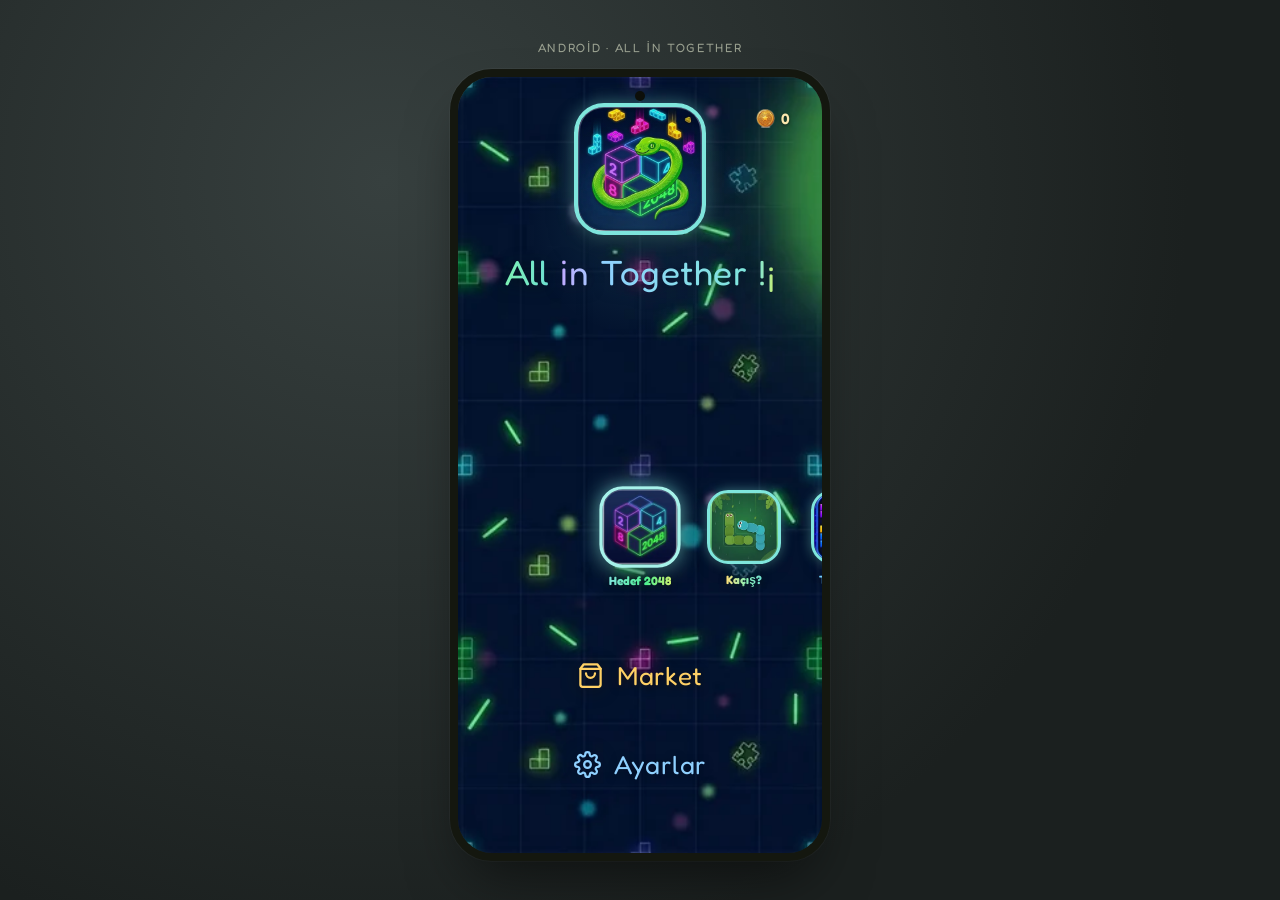
<file: index.html>
<!DOCTYPE html>
<html lang="tr">
<head>
<meta charset="UTF-8">
<meta name="viewport" content="width=device-width, initial-scale=1.0, maximum-scale=1.0, user-scalable=no, viewport-fit=cover">
<title>All in Together</title>
<meta name="description" content="Dört bulmaca oyunu tek uygulamada: Hedef 2048, Kaçış?, Tempo Küp ve Sırala Dur. Çevrimdışı da oynanır.">
<meta name="theme-color" content="#0B1220">
<meta name="mobile-web-app-capable" content="yes">
<meta name="apple-mobile-web-app-capable" content="yes">
<meta name="apple-mobile-web-app-status-bar-style" content="black-translucent">
<meta name="apple-mobile-web-app-title" content="All in Together">
<meta name="format-detection" content="telephone=no">
<link rel="manifest" href="manifest.json">
<link rel="icon" type="image/png" sizes="192x192" href="launchericon-192x192.png">
<link rel="apple-touch-icon" href="launchericon-192x192.png">
<link rel="preload" href="fonts/fredoka-latin.woff2" as="font" type="font/woff2" crossorigin>
<link rel="preload" href="fonts/fredoka-latin-ext.woff2" as="font" type="font/woff2" crossorigin>
<link rel="stylesheet" href="style.css">
<!-- grafik kalitesi (yuksek/orta/dusuk): html[data-kalite] ilk boyamadan once yazilsin diye head icinde; js/kalite.js -->
<script src="js/kalite.js"></script>
</head>
<body>


<div class="stage">
  <div class="stage-label">Android · All in Together</div>
  <div class="phone">
    <div class="notch"></div>

    <div class="screens-wrap" id="screensWrap">

      <!-- ============ HOME ============ -->
      <div class="app-screen" id="screen-home">
        <div class="hero">
          <div class="app-icon icon-main"></div>
          <h1 class="app-title">
            <span class="word word-all">All</span>
            <span class="word word-in">in</span>
            <span class="word word-together">Together</span><span class="word word-punct">!¡</span>
          </h1>
        </div>

        <div class="games-section">
          <div class="games-scroll" id="gamesScroll">
            <div class="game-card playable" id="cardHedef2048" role="button" tabindex="0">
              <div class="game-icon icon-2048"></div>
              <div class="game-label theme-2048">Hedef 2048</div>
            </div>
            <div class="game-card playable" id="cardKacis" role="button" tabindex="0">
              <div class="game-icon icon-kacis"></div>
              <div class="game-label theme-kacis">Kaçış?</div>
            </div>
            <div class="game-card playable" id="cardTempo" role="button" tabindex="0">
              <div class="game-icon icon-blocks"></div>
              <div class="game-label theme-blocks">Tempo Küp</div>
            </div>
            <div class="game-card playable" id="cardSuSirala" role="button" tabindex="0">
              <div class="game-icon icon-potion"></div>
              <div class="game-label theme-potion">Sırala Dur</div>
            </div>
            <div class="game-card playable" id="cardAtes" role="button" tabindex="0">
              <div class="game-icon icon-ates"><svg viewBox="0 0 74 74" aria-hidden="true" focusable="false"><defs><linearGradient id="abIkonGok" x1="0" y1="0" x2="0" y2="1"><stop offset="0" stop-color="#0A1420"/><stop offset=".6" stop-color="#10303A"/><stop offset="1" stop-color="#0E2A2A"/></linearGradient><radialGradient id="abIkonHale" cx="50%" cy="50%" r="50%"><stop offset="0" stop-color="#FFE27A" stop-opacity=".95"/><stop offset=".3" stop-color="#FFE27A" stop-opacity=".42"/><stop offset=".65" stop-color="#9BE86B" stop-opacity=".12"/><stop offset="1" stop-color="#9BE86B" stop-opacity="0"/></radialGradient><radialGradient id="abIkonNokta"><stop offset="0" stop-color="#FFF3B0"/><stop offset="1" stop-color="#FFF3B0" stop-opacity="0"/></radialGradient></defs><rect width="74" height="74" fill="url(#abIkonGok)"/><circle cx="37" cy="35" r="34" fill="url(#abIkonHale)"/><path d="M0 60 L6 40 L11 60 L16 34 L22 60 L27 44 L32 60 L44 60 L49 42 L54 60 L59 30 L65 60 L70 44 L74 60 V74 H0Z" fill="#0C2326"/><path d="M0 74 V58 L5 46 L9 58 L14 38 L20 58 L24 50 L28 62 L46 62 L50 52 L55 62 L60 36 L66 62 L70 52 L74 60 V74Z" fill="#05080D"/><rect x="13" y="58" width="2.4" height="16" fill="#05080D"/><rect x="59" y="58" width="2.4" height="16" fill="#05080D"/><path d="M0 74 V66 C14 62 24 68 37 66 C52 63 62 68 74 65 V74Z" fill="#030609"/><circle cx="12" cy="18" r="3.4" fill="url(#abIkonNokta)"/><circle cx="12" cy="18" r="1" fill="#FFF3B0"/><circle cx="62" cy="14" r="3.4" fill="url(#abIkonNokta)"/><circle cx="62" cy="14" r="1" fill="#FFF3B0"/><circle cx="60" cy="46" r="3" fill="url(#abIkonNokta)"/><circle cx="60" cy="46" r=".9" fill="#FFF3B0"/><circle cx="17" cy="48" r="2.6" fill="url(#abIkonNokta)"/><circle cx="17" cy="48" r=".8" fill="#FFF3B0"/><g transform="rotate(-12 37 33)"><ellipse cx="32" cy="22" rx="3.6" ry="9.5" fill="#EAF6FF" opacity=".7" transform="rotate(-32 32 22)"/><ellipse cx="40" cy="21" rx="3.6" ry="9.5" fill="#EAF6FF" opacity=".55" transform="rotate(28 40 21)"/><path d="M42 28 Q47 21 52 22 M43 29 Q49 25 54 28" stroke="#05080D" stroke-width="1.3" fill="none" stroke-linecap="round"/><ellipse cx="31" cy="37" rx="11" ry="7.4" fill="#FFE27A"/><ellipse cx="29.5" cy="36" rx="6.5" ry="4.2" fill="#FFF8D0"/><ellipse cx="42" cy="33" rx="5" ry="5.6" fill="#0A0E14"/><circle cx="46.8" cy="32" r="3.6" fill="#0A0E14"/><circle cx="47.8" cy="31" r=".9" fill="#FFE27A"/></g><path d="M27 47 q-1 4 -3 5 M33 47.5 q0 4 -1.5 6 M38 46 q1 4 0 6" stroke="#0A0E14" stroke-width="1.2" fill="none" stroke-linecap="round"/></svg></div>
              <div class="game-label theme-ates">Karanlıkta Süzül</div>
            </div>
          </div>
        </div>

        <div class="gold-pill" id="goldPillHome"></div>
        <div class="market-row" id="marketRow" role="button" tabindex="0">
          <span class="bag-wrap"><svg class="bag" viewBox="0 0 24 24" fill="none" stroke="currentColor" stroke-width="2" stroke-linecap="round" stroke-linejoin="round"><path d="M6 2 3 6v14a2 2 0 0 0 2 2h14a2 2 0 0 0 2-2V6l-3-4Z"/><path d="M3 6h18"/><path d="M16 10a4 4 0 0 1-8 0"/></svg></span>
          <span class="set-word">Market</span>
        </div>
        <div class="settings-row" id="settingsRow" role="button" tabindex="0">
          <span class="gear-wrap"><svg class="gear" viewBox="0 0 24 24" fill="none" stroke="currentColor" stroke-width="2" stroke-linecap="round" stroke-linejoin="round"><circle cx="12" cy="12" r="3"/><path d="M19.4 15a1.65 1.65 0 0 0 .33 1.82l.06.06a2 2 0 1 1-2.83 2.83l-.06-.06a1.65 1.65 0 0 0-1.82-.33 1.65 1.65 0 0 0-1 1.51V21a2 2 0 0 1-4 0v-.09A1.65 1.65 0 0 0 9 19.4a1.65 1.65 0 0 0-1.82.33l-.06.06a2 2 0 1 1-2.83-2.83l.06-.06A1.65 1.65 0 0 0 4.68 15a1.65 1.65 0 0 0-1.51-1H3a2 2 0 0 1 0-4h.09A1.65 1.65 0 0 0 4.6 9a1.65 1.65 0 0 0-.33-1.82l-.06-.06a2 2 0 1 1 2.83-2.83l.06.06A1.65 1.65 0 0 0 9 4.6a1.65 1.65 0 0 0 1-1.51V3a2 2 0 0 1 4 0v.09A1.65 1.65 0 0 0 15 4.6a1.65 1.65 0 0 0 1.82-.33l.06-.06a2 2 0 1 1 2.83 2.83l-.06.06A1.65 1.65 0 0 0 19.4 9a1.65 1.65 0 0 0 1.51 1H21a2 2 0 0 1 0 4h-.09a1.65 1.65 0 0 0-1.51 1Z"/></svg></span>
          <span class="set-word">Ayarlar</span>
        </div>

        <div class="sheet-backdrop" id="sheetBackdrop"></div>
        <div class="sheet" id="sheet">
          <div class="sheet-handle"></div>
          <div class="sheet-header"><h3>Ayarlar</h3><button class="sheet-close" id="sheetClose">✕</button></div>
          <div class="set-block">
            <div class="set-block-label"><svg viewBox="0 0 24 24" fill="none" stroke="currentColor" stroke-width="2" stroke-linecap="round" stroke-linejoin="round"><path d="M11 5 6 9H2v6h4l5 4V5Z"/><path d="M19.07 4.93a10 10 0 0 1 0 14.14M15.54 8.46a5 5 0 0 1 0 7.07"/></svg>Ses</div>
            <div class="volume-row"><span class="txt" style="font-size:12.5px;color:var(--ink-on-navy);min-width:56px;">Efektler</span><input type="range" id="sfxSlider" min="0" max="100" value="70" aria-label="Efekt sesi"><span class="volume-val" id="sfxVal">70%</span></div>
            <!-- muzik henuz yok: muzik eklenince bu iki satirdaki hidden kaldirilir -->
            <div class="volume-row" style="margin-top:10px;" hidden><span class="txt" style="font-size:12.5px;color:var(--ink-on-navy);min-width:56px;">Müzik</span><input type="range" id="musicSlider" min="0" max="100" value="45" aria-label="Müzik sesi"><span class="volume-val" id="musicVal">45%</span></div>
            <div class="sheet-note" hidden>Müzik parçaları henüz eklenmedi; ayar şimdiden kayıtlı tutuluyor.</div>
          </div>

          <div class="set-block">
            <div class="set-block-label"><svg viewBox="0 0 24 24" fill="none" stroke="currentColor" stroke-width="2" stroke-linecap="round" stroke-linejoin="round"><rect x="7" y="2" width="10" height="20" rx="2"/><path d="M3 9v6M21 9v6"/></svg>Titreşim</div>
            <div class="set-item">
              <div class="txt"><div class="t">Titreşim geri bildirimi</div><div class="d">Hatalı hamlede kısa titreşim</div></div>
              <button class="switch" id="hapticsSwitch" role="switch" aria-checked="true" aria-label="Titreşim"></button>
            </div>
          </div>

          <div class="set-block">
            <div class="set-block-label"><svg viewBox="0 0 24 24" fill="none" stroke="currentColor" stroke-width="2" stroke-linecap="round" stroke-linejoin="round"><path d="M13 2 3 14h8l-1 8 10-12h-8l1-8Z"/></svg>Animasyonlar</div>
            <div class="set-item">
              <div class="txt"><div class="t">Animasyonları azalt</div><div class="d">Yağmur, süzülme ve geçiş efektlerini kapatır</div></div>
              <button class="switch" id="motionSwitch" role="switch" aria-checked="false" aria-label="Animasyonları azalt"></button>
            </div>
          </div>

          <div class="set-block">
            <div class="set-block-label"><svg viewBox="0 0 24 24" fill="none" stroke="currentColor" stroke-width="2" stroke-linecap="round" stroke-linejoin="round"><rect x="2" y="4" width="20" height="13" rx="2"/><path d="M8 21h8M12 17v4"/></svg>Grafik kalitesi</div>
            <div class="kalite-sec" id="kaliteSec" role="radiogroup" aria-label="Grafik kalitesi">
              <button type="button" role="radio" aria-checked="true" data-kalite-sec="oto">Otomatik</button>
              <button type="button" role="radio" aria-checked="false" data-kalite-sec="yuksek">Yüksek</button>
              <button type="button" role="radio" aria-checked="false" data-kalite-sec="orta">Orta</button>
              <button type="button" role="radio" aria-checked="false" data-kalite-sec="dusuk">Düşük</button>
            </div>
            <div class="sheet-note" id="kaliteNot">Düşük kalite efektleri ve arka plan animasyonlarını sadeleştirir; oyun aynı kalır.</div>
          </div>

          <div class="set-block">
            <div class="set-block-label"><svg viewBox="0 0 24 24" fill="none" stroke="currentColor" stroke-width="2" stroke-linecap="round" stroke-linejoin="round"><path d="M3 12a9 9 0 1 0 3-6.7"/><path d="M3 4v5h5"/></svg>İlerleme</div>
            <button class="danger-btn" id="resetBtn">İlerlemeyi Sıfırla</button>
            <div class="sheet-note">Açılan bölümleri, yıldızları, rekorları, yarım kalan oyunları, altını, açılan 2048 tahtalarını, temaları ve jokerleri siler.</div>
          </div>

          <!-- tek dil var: ikinci dil eklenince hidden kaldirilir -->
          <div class="set-block" hidden>
            <div class="set-block-label"><svg viewBox="0 0 24 24" fill="none" stroke="currentColor" stroke-width="2" stroke-linecap="round" stroke-linejoin="round"><circle cx="12" cy="12" r="10"/><path d="M2 12h20"/><path d="M12 2a15 15 0 0 1 0 20 15 15 0 0 1 0-20Z"/></svg>Dil</div>
            <button class="lang-btn" id="langBtn"><span class="flag">🇹🇷</span><span class="lbl">Türkçe</span><span class="chev">›</span></button>
            <div class="sheet-note">Diğer diller sonraki sürümde eklenecek.</div>
          </div>

          <div class="set-block" style="margin-bottom:4px;">
            <div class="set-block-label"><svg viewBox="0 0 24 24" fill="none" stroke="currentColor" stroke-width="2" stroke-linecap="round" stroke-linejoin="round"><circle cx="12" cy="12" r="10"/><path d="M12 16v-5"/><path d="M12 8h.01"/></svg>Hakkında</div>
            <div class="about-row"><span>Sürüm</span><b>1.2.0</b></div>
            <div class="about-row"><span>Gizlilik Politikası</span><a class="about-link" id="privacyBtn" href="gizlilik.html">Görüntüle</a></div>
          </div>
        </div>
      </div>

      <!-- ============ HEDEF 2048 — TAHTA SECIMI ============ -->
      <div class="app-screen" id="screen-2048-boards">
        <div class="kc-topbar">
          <button class="back-btn" id="boardsBackBtn" aria-label="Geri"><svg viewBox="0 0 24 24" fill="none" stroke="currentColor" stroke-width="2.4" stroke-linecap="round" stroke-linejoin="round"><path d="M15 18l-6-6 6-6"/></svg></button>
          <div class="bd-title">Hedef 2048</div>
          <div class="gold-pill" id="goldPillBoards"></div>
        </div>
        <div class="bd-hint" id="bdHint">Bir tahta seç</div>
        <div class="bd-screen-dim"></div>
        <div class="bd-stage" id="bdStage"></div>
        <button class="bd-back" id="bdBackCenter" aria-label="Seçimi bırak"><svg viewBox="0 0 24 24" fill="none" stroke="currentColor" stroke-width="2.6" stroke-linecap="round" stroke-linejoin="round"><path d="M15 18l-6-6 6-6"/></svg></button>
      </div>

      <!-- ============ HEDEF 2048 ============ -->
      <div class="app-screen" id="screen-game-2048">
        <div class="topbar">
          <button class="back-btn" id="backBtn2048" aria-label="Geri"><svg viewBox="0 0 24 24" fill="none" stroke="currentColor" stroke-width="2.4" stroke-linecap="round" stroke-linejoin="round"><path d="M15 18l-6-6 6-6"/></svg></button>
          <div class="game-title">Hedef 2048</div>
          <div class="gold-pill compact" id="goldPill2048"></div>
        </div>
        <div class="controls-row">
          <div class="score-row">
            <div class="score-box current normal" id="scoreBox"><div class="val" id="scoreVal">0</div><div class="lbl">Skor</div></div>
            <div class="score-box best"><div class="val" id="bestVal">0</div><div class="lbl">Rekor</div></div>
          </div>
          <button class="restart-btn" id="restartBtn"><svg viewBox="0 0 24 24" fill="none" stroke="currentColor" stroke-width="2.4" stroke-linecap="round" stroke-linejoin="round"><path d="M3 12a9 9 0 1 0 3-6.7"/><path d="M3 4v5h5"/></svg>Yeniden</button>
        </div>
        <div class="resume-ask" id="resumeAsk">
          <div class="ra-card">
            <div class="ra-title" id="raTitle">Kaldığın yerden devam edelim mi?</div>
            <div class="ra-sub" id="raSub"></div>
            <div class="ra-btns">
              <button class="ra-yes" id="raYes">Evet</button>
              <button class="ra-no" id="raNo">Hayır</button>
            </div>
          </div>
        </div>
        <div class="board-wrap">
          <div class="board" id="board">
            <div class="tile-layer" id="tileLayer"></div>
            <div class="record-fx" id="recordFx"><div class="edge"></div><div class="core"></div></div>
            <div class="overlay" id="overlay">
              <div class="rekor-baslik" id="overlayRekor" hidden><span style="color:#FFE08A">Yeni</span> <span style="color:#8FF0B4">Rekor!</span></div>
              <div class="msg" id="overlayMsg">Kaybettin</div>
              <div class="sub" id="overlaySub">Yeni bir tur deneyelim mi?</div>
              <button id="overlayBtn">Yeniden Başla</button>
            </div>
          </div>
        </div>
      </div>

      <!-- devam sorusu 2048 ekranina ait -->
      <!-- ============ TEMPO KÜP ============ -->
      <div class="app-screen" id="screen-tempo">
        <div class="kc-topbar">
          <button class="back-btn" id="tempoBackBtn" aria-label="Geri"><svg viewBox="0 0 24 24" fill="none" stroke="currentColor" stroke-width="2.4" stroke-linecap="round" stroke-linejoin="round"><path d="M15 18l-6-6 6-6"/></svg></button>
          <div class="tp-title">Tempo Küp</div>
          <div class="gold-pill compact" id="goldPillTempo"></div>
        </div>
        <div class="tp-scores">
          <div class="tp-box cur"><div class="v" id="tpScore">0</div><div class="l">Skor</div></div>
          <div class="tp-box best"><div class="v" id="tpBest">0</div><div class="l">Rekor</div></div>
        </div>
        <div class="tp-tempo" id="tpTempo" aria-hidden="true"><span>TEMPO</span><b>x1</b><i></i><i></i><i></i></div>
        <div class="tp-edge"></div>
        <div class="tp-board-wrap" id="tpBoardWrap">
          <div class="tp-board" id="tpBoard">
            <div class="tp-over" id="tpOver">
              <div class="big" id="tpOverBig"></div>
              <div class="sub" id="tpOverSub"></div>
              <button id="tpAgain">Yeniden Başla</button>
            </div>
          </div>
        </div>
        <div class="tp-tray" id="tpTray"></div>
      </div>

      <!-- ============ ATEŞ BÖCEĞİ ============ -->
      <div class="app-screen" id="screen-ates">
        <div class="kc-topbar">
          <button class="back-btn" id="atesBackBtn" aria-label="Geri"><svg viewBox="0 0 24 24" fill="none" stroke="currentColor" stroke-width="2.4" stroke-linecap="round" stroke-linejoin="round"><path d="M15 18l-6-6 6-6"/></svg></button>
          <div class="ab-title">Karanlıkta Süzül</div>
          <div class="gold-pill compact" id="goldPillAtes"></div>
        </div>
        <div class="ab-hud">
          <div class="ab-kutu cur"><div class="v" id="abPuan">0</div><div class="l">Puan</div></div>
          <div class="ab-kutu best"><div class="v" id="abRekor">0</div><div class="l">Rekor</div></div>
          <div class="ab-kutu carpan"><div class="v" id="abCarpan">×1</div><div class="l">Çarpan</div></div>
          <button class="ab-dur-btn" id="abDurBtn" aria-label="Duraklat"><svg viewBox="0 0 24 24" fill="currentColor" aria-hidden="true"><rect x="6" y="5" width="4" height="14" rx="1.2"/><rect x="14" y="5" width="4" height="14" rx="1.2"/></svg></button>
        </div>
        <div class="ab-isik" role="progressbar" aria-label="Işık" aria-valuemin="0" aria-valuemax="100" aria-valuenow="100"><i id="abIsik"></i></div>
        <div class="ab-alan" id="abAlan">
          <canvas class="ab-tuval" id="abTuval" role="img" aria-label="Karanlıkta Süzül oyun alanı"></canvas>
          <div class="ab-ipucu show" id="abIpucu"><b>Dokun ve başla</b><span>Basılı tut: yüksel<br>Bırak: süzül</span></div>
          <div class="ab-gerisayim" id="abGeriSayim" role="status" aria-live="assertive"></div>
          <div class="ab-bolge" id="abBolge" role="status" aria-live="polite"></div>
          <div class="ab-ortu" id="abDuraklat" role="dialog" aria-modal="true" aria-label="Duraklatıldı">
            <div class="ab-ortu-baslik">Duraklatıldı</div>
            <button id="abDevam">Devam</button>
            <button class="ikincil" id="abYeniden">Yeniden Başla</button>
          </div>
          <div class="ab-ortu" id="abSonuc" role="dialog" aria-modal="true" aria-label="Koşu sonucu">
            <div class="ab-ortu-baslik" id="abSonBaslik"></div>
            <div class="ab-sonalt" id="abSonAlt" aria-live="polite"></div>
            <button id="abTekrar">Tekrar</button>
            <button class="ikincil" id="abAna">Ana ekran</button>
          </div>
        </div>
      </div>

      <!-- ============ KAÇIŞ? LEVEL SELECT ============ -->
      <!-- ============ KAÇIŞ? MOD SEÇİMİ ============ -->
<div class="app-screen" id="screen-kacis-mode">
  <div class="kc-topbar">
    <button class="back-btn" id="kacisModeBackBtn" aria-label="Geri"><svg viewBox="0 0 24 24" fill="none" stroke="currentColor" stroke-width="2.4" stroke-linecap="round" stroke-linejoin="round"><path d="M15 18l-6-6 6-6"/></svg></button>
    <div class="kc-map-title">Kaçış?</div>
    <div class="gold-pill" id="goldPillMode"></div>
  </div>
  <div class="kc-jungle" id="kcModeJungle"></div>

  <div class="kc-mode-wrap">
    <button class="kc-mode-card" id="kcModeNormal">
      <div class="kc-mode-icon">
        <svg viewBox="0 0 40 40" fill="none"><polyline points="8,31 8,21 20,21 20,11 31,11" stroke="#7FDB98" stroke-width="9" stroke-linecap="round" stroke-linejoin="round"/><circle cx="29.5" cy="8" r="1.9" fill="#fff"/><circle cx="29.5" cy="14" r="1.9" fill="#fff"/></svg>
      </div>
      <div class="kc-mode-text">
        <div class="kc-mode-name">Bölümler</div>
        <div class="kc-mode-desc">Yeşil yılanı kurtar</div>
        <div class="kc-mode-meta" id="kcModeNormalMeta"></div>
      </div>
      <svg class="kc-mode-chev" viewBox="0 0 24 24" fill="none" stroke="currentColor" stroke-width="2.6" stroke-linecap="round" stroke-linejoin="round"><path d="M9 5l7 7-7 7"/></svg>
    </button>

    <button class="kc-mode-card ozel locked" id="kcModeOzel">
      <div class="kc-mode-icon">
        <svg viewBox="0 0 40 40" fill="none"><path d="M20 33C6 24 4 15.5 9 11.4c4-3.3 9-1.5 11 2.1 2-3.6 7-5.4 11-2.1 5 4.1 3 12.6-11 21.6Z" fill="#FFD166" stroke="#E0A93B" stroke-width="2.2" stroke-linejoin="round"/><circle cx="15" cy="17" r="1.6" fill="#8A6A1E"/><circle cx="25" cy="17" r="1.6" fill="#8A6A1E"/></svg>
      </div>
      <div class="kc-mode-text">
        <div class="kc-mode-name">Özel Bölümler</div>
        <div class="kc-mode-desc">Tüm yılanları çıkar, şekli ortaya çıkar</div>
        <div class="kc-mode-meta" id="kcModeOzelMeta"></div>
      </div>
      <svg class="kc-mode-chev" viewBox="0 0 24 24" fill="none" stroke="currentColor" stroke-width="2.6" stroke-linecap="round" stroke-linejoin="round"><path d="M9 5l7 7-7 7"/></svg>
      <svg class="kc-mode-lock" viewBox="0 0 24 24" fill="none" stroke="currentColor" stroke-width="2.2" stroke-linecap="round" stroke-linejoin="round"><rect x="3" y="11" width="18" height="10" rx="2"/><path d="M7 11V7a5 5 0 0 1 10 0v4"/></svg>
    </button>
  </div>

  <div class="kc-rain" id="kcModeRain"></div>
</div>
      <!-- ============ KAÇIŞ? ÖZEL BÖLÜM SEÇİMİ ============ -->
<div class="app-screen" id="screen-kacis-ozel">
  <div class="kc-topbar">
    <button class="back-btn" id="kacisOzelBackBtn" aria-label="Geri"><svg viewBox="0 0 24 24" fill="none" stroke="currentColor" stroke-width="2.4" stroke-linecap="round" stroke-linejoin="round"><path d="M15 18l-6-6 6-6"/></svg></button>
    <div class="kc-map-title">Özel Bölümler</div>
    <div class="gold-pill" id="goldPillOzel"></div>
  </div>
  <div class="kc-jungle" id="kcOzelJungle"></div>
  <div class="kc-ozel-wrap"><div class="kc-ozel-grid" id="kcOzelGrid"></div></div>
  <div class="kc-rain" id="kcOzelRain"></div>
</div>
      <div class="app-screen" id="screen-kacis-levels">
        <div class="kc-topbar">
          <button class="back-btn" id="kacisLevelsBackBtn" aria-label="Geri"><svg viewBox="0 0 24 24" fill="none" stroke="currentColor" stroke-width="2.4" stroke-linecap="round" stroke-linejoin="round"><path d="M15 18l-6-6 6-6"/></svg></button>
          <div class="kc-map-title" id="kcMapTitle">Kaçış?</div>
          <div class="gold-pill" id="goldPillMap"></div>
        </div>
        <div class="kc-jungle" id="kcJungle"></div>
        <div class="kc-path-wrap" id="kcPathWrap">
          <div class="kc-path-inner" id="kcPathInner"></div>
        </div>
        <div class="kc-rain" id="kcRain"></div>
      </div>

      <!-- ============ KAÇIŞ? BÖLÜM 1 ============ -->
      <div class="app-screen" id="screen-kacis-level1">
        <div class="leaf-corner tl"><svg class="leaf-svg" viewBox="0 0 80 80"><path d="M40 8 C10 20 8 55 40 74 C55 55 55 20 40 8Z" fill="#3FA65C" opacity="0.55"/><path d="M40 8 L40 74" stroke="#2E7D46" stroke-width="2" opacity="0.4"/><path d="M18 30 C4 34 2 55 22 62 C30 50 30 36 18 30Z" fill="#5FBF7A" opacity="0.5"/></svg></div>
        <div class="leaf-corner tr"><svg class="leaf-svg" viewBox="0 0 80 80"><path d="M40 8 C10 20 8 55 40 74 C55 55 55 20 40 8Z" fill="#3FA65C" opacity="0.55"/><path d="M40 8 L40 74" stroke="#2E7D46" stroke-width="2" opacity="0.4"/><path d="M18 30 C4 34 2 55 22 62 C30 50 30 36 18 30Z" fill="#5FBF7A" opacity="0.5"/></svg></div>
        <div class="leaf-corner bl"><svg class="leaf-svg" viewBox="0 0 80 80"><path d="M40 8 C10 20 8 55 40 74 C55 55 55 20 40 8Z" fill="#3FA65C" opacity="0.55"/><path d="M40 8 L40 74" stroke="#2E7D46" stroke-width="2" opacity="0.4"/><path d="M18 30 C4 34 2 55 22 62 C30 50 30 36 18 30Z" fill="#5FBF7A" opacity="0.5"/></svg></div>
        <div class="leaf-corner br"><svg class="leaf-svg" viewBox="0 0 80 80"><path d="M40 8 C10 20 8 55 40 74 C55 55 55 20 40 8Z" fill="#3FA65C" opacity="0.55"/><path d="M40 8 L40 74" stroke="#2E7D46" stroke-width="2" opacity="0.4"/><path d="M18 30 C4 34 2 55 22 62 C30 50 30 36 18 30Z" fill="#5FBF7A" opacity="0.5"/></svg></div>

        <div class="kc-topbar">
          <button class="back-btn" id="kc1BackBtn" aria-label="Geri"><svg viewBox="0 0 24 24" fill="none" stroke="currentColor" stroke-width="2.4" stroke-linecap="round" stroke-linejoin="round"><path d="M15 18l-6-6 6-6"/></svg></button>
          <div class="kc-title-center">
            <div class="game-title" id="kcLevelTitle">Bölüm 1</div>
            <div class="kc-goal-sub" id="kcGoalSub">Yeşil Yılanı Kurtar</div>
          </div>
            <div class="gold-pill compact" id="goldPillLevel"></div>
        </div>
        <div class="kc-hearts" id="kcHearts"></div>
        <div class="kc-hint-row"><button class="hint-btn" id="kcHintBtn"></button><button class="kc-bastan-btn" id="kcBastanBtn" aria-label="Baştan başla"><svg viewBox="0 0 24 24" fill="none" stroke="currentColor" stroke-width="2.6" stroke-linecap="round" stroke-linejoin="round" aria-hidden="true"><path d="M20 11A8 8 0 1 0 18 17"/><path d="M20 5v6h-6"/></svg></button></div>
        <div class="kc-board-wrap">
          <div class="kc-board" id="kcBoard">
            <div class="kc-snake-layer" id="kcSnakeLayer"></div>
          </div>
        </div>
        <div class="kc-intro-splash" id="kcIntroSplash">
          <div class="kc-intro-title" id="kcIntroTitle"></div>
          <div class="kc-intro-goal">!Yeşil Yılanı Kurtar!</div>
        </div>
        <div class="kc-overlay" id="kcOverlay" style="background:rgba(16,34,22,.62);">
          <div class="kc-confetti" id="kcConfetti"></div>
          <div class="kc-big-text" id="kcWinText"></div>
          <div class="kc-win-gold" id="kcWinGold" style="display:none;"></div>
        </div>
        <div class="kc-overlay" id="kcFailOverlay">
          <div class="kc-big-text" id="kcFailText"></div>
          <div class="kc-fail-btns">
            <button class="kc-btn-retry" id="kcRetryBtn"><svg viewBox="0 0 24 24" fill="none" stroke="currentColor" stroke-width="2.6" stroke-linecap="round" stroke-linejoin="round"><path d="M20 11A8 8 0 1 0 18 17"/><path d="M20 5v6h-6"/></svg>Tekrar Dene</button>
            <!-- ikinci sans reklami bu ekrandan ONCE sorulur (kacis.js kcKayip / Reklam.ikinciSans) -->
            <button class="kc-btn-back" id="kcBackToMapBtn">Bölümlere Dön</button>
          </div>
        </div>
      </div>
      <!-- ============================================================
           SIRALA DUR EKRANLARI
           ============================================================ -->

<!-- ============ SU SIRALAMA — MOD SEÇİMİ ============ -->
<div class="app-screen" id="screen-susirala-mode">
  <div class="kc-topbar">
    <button class="back-btn" id="ssModeBackBtn" aria-label="Geri"><svg viewBox="0 0 24 24" fill="none" stroke="currentColor" stroke-width="2.4" stroke-linecap="round" stroke-linejoin="round"><path d="M15 18l-6-6 6-6"/></svg></button>
    <div class="ss-map-title">Sırala Dur</div>
    <div class="gold-pill" id="goldPillSsMode"></div>
  </div>
  <div class="ss-cel" id="ssModeCol"></div>

  <div class="ss-mode-wrap">
    <button class="ss-mode-card" id="ssModeNormal">
      <div class="ss-mode-icon">
        <svg viewBox="0 0 40 40" fill="none">
          <path d="M15 5h10v6l6 17a3 3 0 0 1-3 4H12a3 3 0 0 1-3-4l6-17V5Z" stroke="#BFD4F5" stroke-width="2.4" stroke-linejoin="round"/>
          <path d="M11.6 24h16.8l2.6 4a3 3 0 0 1-3 4H12a3 3 0 0 1-3-4l2.6-4Z" fill="#6FD3E0"/>
        </svg>
      </div>
      <div class="ss-mode-text">
        <div class="ss-mode-name">Bölümler</div>
        <div class="ss-mode-desc">Renkleri kendi şişesinde topla</div>
        <div class="ss-mode-meta" id="ssModNormalMeta"></div>
      </div>
      <svg class="ss-mode-chev" viewBox="0 0 24 24" fill="none" stroke="currentColor" stroke-width="2.6" stroke-linecap="round" stroke-linejoin="round"><path d="M9 5l7 7-7 7"/></svg>
    </button>

    <button class="ss-mode-card ozel locked" id="ssModeOzel">
      <div class="ss-mode-icon">
        <svg viewBox="0 0 40 40" fill="none">
          <circle cx="14" cy="16" r="7" fill="#6FD3E0" opacity=".85"/>
          <circle cx="24" cy="16" r="7" fill="#F2C14E" opacity=".85"/>
          <circle cx="19" cy="25" r="7" fill="#A05AD6" opacity=".85"/>
        </svg>
      </div>
      <div class="ss-mode-text">
        <div class="ss-mode-name">Özel Bölümler</div>
        <div class="ss-mode-desc">Renkler birbirine karışır</div>
        <div class="ss-mode-meta" id="ssModOzelMeta"></div>
      </div>
      <svg class="ss-mode-chev" viewBox="0 0 24 24" fill="none" stroke="currentColor" stroke-width="2.6" stroke-linecap="round" stroke-linejoin="round"><path d="M9 5l7 7-7 7"/></svg>
      <svg class="ss-mode-lock" viewBox="0 0 24 24" fill="none" stroke="currentColor" stroke-width="2.2" stroke-linecap="round" stroke-linejoin="round"><rect x="3" y="11" width="18" height="10" rx="2"/><path d="M7 11V7a5 5 0 0 1 10 0v4"/></svg>
    </button>
  </div>

  <div class="ss-yildizlar" id="ssModeStars"></div>
</div>

<!-- ============ SU SIRALAMA — BÖLÜM HARİTASI ============ -->
<div class="app-screen" id="screen-susirala-harita">
  <div class="kc-topbar">
    <button class="back-btn" id="ssHaritaBackBtn" aria-label="Geri"><svg viewBox="0 0 24 24" fill="none" stroke="currentColor" stroke-width="2.4" stroke-linecap="round" stroke-linejoin="round"><path d="M15 18l-6-6 6-6"/></svg></button>
    <div class="ss-map-title">Bölümler</div>
    <div class="gold-pill" id="goldPillSsHarita"></div>
  </div>
  <div class="ss-cel" id="ssHaritaCol"></div>
  <div class="ss-path-wrap" id="ssPathWrap">
    <div class="ss-path-inner" id="ssPathInner"></div>
  </div>
</div>

<!-- ============ SU SIRALAMA — OYUN ============ -->
<div class="app-screen" id="screen-susirala-oyun">
  <div class="kc-topbar">
    <button class="back-btn" id="ssOyunBackBtn" aria-label="Geri"><svg viewBox="0 0 24 24" fill="none" stroke="currentColor" stroke-width="2.4" stroke-linecap="round" stroke-linejoin="round"><path d="M15 18l-6-6 6-6"/></svg></button>
    <div class="ss-title-center">
      <div class="ss-level-title" id="ssLevelTitle">Bölüm 1</div>
      <div class="ss-level-sub">Hamle <b id="ssHamle">0</b> · Hedef <b id="ssHedef">0</b></div>
    </div>
    <div class="gold-pill compact" id="goldPillSsOyun"></div>
  </div>

  <div class="ss-cel" id="ssOyunCol"></div>

  <div class="ss-board-wrap">
    <div class="ss-tahta" id="ssTahta"></div>
  </div>

  <div class="ss-mesaj" id="ssMesaj"></div>
  <div class="ss-joker-bar" id="ssJokerBar"></div>
  <div class="ss-alt-butonlar">
    <button class="ss-alt-btn" id="ssBastanBtn">
      <img src="img/joker-bastan-basla.webp" alt="Baştan başla">
    </button>
  </div>

  <!-- Sikistin: kapatilabilir bilgi, oyunu kilitlemez (suSiralaOyun.js sikistiGoster) -->
  <div class="ss-sikisti" id="ssSikisti" role="status" hidden>
    <button class="ss-sikisti-kapat" id="ssSikistiKapat" type="button" aria-label="Kapat">&times;</button>
    <div class="ss-sikisti-baslik">Sıkıştın</div>
    <div class="ss-sikisti-metin">İlerleten hamle kalmadı. Geri al, şişe ekle ya da yeniden başla.</div>
    <div class="ss-sikisti-dugmeler">
      <button class="ss-sikisti-btn" id="ssSikistiGeri" type="button">Geri Al<small id="ssSikistiGeriAlt"></small></button>
      <button class="ss-sikisti-btn" id="ssSikistiSise" type="button">Şişe Ekle<small id="ssSikistiSiseAlt"></small></button>
      <button class="ss-sikisti-btn" id="ssSikistiBastan" type="button">Yeniden başlat</button>
    </div>
  </div>

  <div class="ss-sonuc" id="ssSonuc">
    <div class="ss-sonuc-kart">
      <div class="ss-sonuc-yildiz" id="ssSonucYildiz"></div>
      <div class="ss-sonuc-baslik">Tamamlandı</div>
      <div class="ss-sonuc-metin" id="ssSonucMetin"></div>
      <div class="ss-sonuc-odul" id="ssSonucOdul"></div>
      <button class="ss-sonuc-btn birincil" id="ssSonrakiBtn">Sonraki Bölüm</button>
      <button class="ss-sonuc-btn" id="ssHaritayaBtn">Bölümlere Dön</button>
    </div>
  </div>
</div>

<!-- ============ SIRALA DUR — ÖZEL BÖLÜM HARİTASI ============ -->
<div class="app-screen" id="screen-susirala-ozelharita">
  <div class="kc-topbar">
    <button class="back-btn" id="ssoHaritaBackBtn" aria-label="Geri"><svg viewBox="0 0 24 24" fill="none" stroke="currentColor" stroke-width="2.4" stroke-linecap="round" stroke-linejoin="round"><path d="M15 18l-6-6 6-6"/></svg></button>
    <div class="ss-map-title">Özel Bölümler</div>
    <div class="gold-pill" id="goldPillSsoHarita"></div>
  </div>
  <div class="ss-cel" id="ssoHaritaCol"></div>

  <div class="sso-harita-wrap">
    <div class="sso-izgara" id="ssoHaritaIzgara"></div>
  </div>
</div>

<!-- ============ SIRALA DUR — ÖZEL OYUN ============ -->
<div class="app-screen" id="screen-susirala-ozeloyun">
  <div class="kc-topbar">
    <button class="back-btn" id="ssoOyunBackBtn" aria-label="Geri"><svg viewBox="0 0 24 24" fill="none" stroke="currentColor" stroke-width="2.4" stroke-linecap="round" stroke-linejoin="round"><path d="M15 18l-6-6 6-6"/></svg></button>
    <div class="ss-title-center">
      <div class="ss-level-title" id="ssoLevelTitle">Özel 1</div>
      <div class="ss-level-sub">Hamle <b id="ssoHamle">0</b> · Hedef <b id="ssoHedefHamle">0</b></div>
    </div>
    <div class="gold-pill compact" id="goldPillSsoOyun"></div>
  </div>

  <div class="ss-cel" id="ssoOyunCol"></div>

  <!-- renk karisim diyagramini acar -->
  <button class="sso-dg-btn-ust" id="ssoDiyagramBtn" aria-label="Renk karışımları">
    <svg viewBox="0 0 24 24" fill="none"><circle cx="9" cy="9.5" r="5.4" fill="#6FD3E0" opacity=".9"/><circle cx="15" cy="9.5" r="5.4" fill="#F2C14E" opacity=".9"/><circle cx="12" cy="15" r="5.4" fill="#A05AD6" opacity=".9"/></svg>
  </button>

  <!-- hedef renkler -->
  <div class="sso-hedefler" id="ssoHedefler"></div>

  <!-- ust sira: normal siseler | alt sira: erlenmayerler -->
  <div class="sso-sahne" id="ssoSahne">
    <div class="ss-tahta sso-siseler" id="ssoSiseler"></div>
    <div class="sso-kaplar" id="ssoKaplar"></div>
  </div>

  <div class="sso-mesaj" id="ssoMesaj"></div>

  <div class="sso-alt-butonlar">
    <button class="sso-alt-btn" id="ssoGeriBtn">
      <svg viewBox="0 0 24 24" fill="none" stroke="currentColor" stroke-width="2.4" stroke-linecap="round" stroke-linejoin="round"><path d="M20 11A8 8 0 1 0 18 17"/><path d="M20 5v6h-6"/></svg><span>Geri al</span>
    </button>
    <button class="sso-alt-btn" id="ssoBastanBtn">
      <svg viewBox="0 0 24 24" fill="none" stroke="currentColor" stroke-width="2.4" stroke-linecap="round" stroke-linejoin="round"><path d="M3 12a9 9 0 1 0 3-6.7"/><path d="M3 4v5h5"/></svg><span>Baştan</span>
    </button>
  </div>

  <!-- Sikistin: kapatilabilir bilgi, oyunu kilitlemez (suSiralaOzelOyun.js sikistiGoster) -->
  <div class="ss-sikisti" id="ssoSikisti" role="status" hidden>
    <button class="ss-sikisti-kapat" id="ssoSikistiKapat" type="button" aria-label="Kapat">&times;</button>
    <div class="ss-sikisti-baslik">Sıkıştın</div>
    <div class="ss-sikisti-metin" id="ssoSikistiMetin"></div>
    <div class="ss-sikisti-dugmeler">
      <button class="ss-sikisti-btn" id="ssoSikistiGeri" type="button">Geri Al</button>
      <button class="ss-sikisti-btn" id="ssoSikistiBastan" type="button">Yeniden başlat</button>
    </div>
  </div>

  <div class="sso-sonuc" id="ssoSonuc">
    <div class="sso-sonuc-kart">
      <div class="sso-sonuc-yildiz" id="ssoSonucYildiz"></div>
      <div class="sso-sonuc-baslik">Karışım tamam!</div>
      <div class="sso-sonuc-metin" id="ssoSonucMetin"></div>
      <div class="sso-sonuc-odul" id="ssoSonucOdul"></div>
      <button class="sso-sonuc-btn birincil" id="ssoSonrakiBtn">Sonraki Bölüm</button>
      <button class="sso-sonuc-btn" id="ssoHaritayaBtn">Bölümlere Dön</button>
    </div>
  </div>
</div>

      <!-- ============ MARKET ============ -->
      <div class="app-screen" id="screen-market">
        <div class="kc-topbar">
          <button class="back-btn" id="marketBackBtn" aria-label="Geri"><svg viewBox="0 0 24 24" fill="none" stroke="currentColor" stroke-width="2.4" stroke-linecap="round" stroke-linejoin="round"><path d="M15 18l-6-6 6-6"/></svg></button>
          <div class="mk-title">Market</div>
          <div class="gold-pill" id="goldPillMarket"></div>
        </div>

        <div class="mk-ustsekme" id="mkUstSekme">
          <button data-mod="magaza" class="aktif">Mağaza</button>
          <button data-mod="envanter">Envanter</button>
        </div>

        <div class="mk-govde" id="mkGovde">

          <div id="mkMagaza">
            <!-- odeme altyapisi gelince hidden kaldirilir (marketEkran.js noAdsCiz) -->
            <div class="mk-noads" id="mkNoAds" hidden></div>
            <div class="mk-hediye" id="mkHediye"></div>
            <!-- reklam satirlari: yalnizca reklam destegi varken (marketEkran.js reklamCiz) -->
            <div class="rk-market" id="mkReklam" hidden></div>

            <div class="mk-bolum-basligi"><span>Kutular</span></div>
            <div class="mk-sandiklar" id="mkSandiklar"></div>

            <div class="mk-bolum-basligi">
              <span>Günün Seçkisi</span>
              <span class="mk-sayac" id="mkVitrinSayac">--:--:--</span>
            </div>
            <div class="mk-vitrin" id="mkVitrin"></div>
          </div>

          <div id="mkEnvanter" style="display:none;">
            <div class="mk-bolum-basligi" id="mkKoleksiyon"></div>
            <div class="mk-izgara" id="mkIzgara"></div>
          </div>

        </div>

        <div class="mk-sonuc" id="mkSonuc"></div>
        <div class="mk-toast" id="mkToast"></div>
      </div>

    </div>

    <!-- oyun dosyalari inerken / inemezse -->
    <div class="yukle-ortu" id="yukleOrtu" aria-live="polite"><i></i><span>Yükleniyor…</span></div>
    <div class="ana-toast" id="anaToast" role="status"></div>
  </div>
</div>
<!-- Acilista yalnizca ortak altyapi (core) ve market yuklenir. Oyunlarin kendi
     dosyalari core.js icindeki OYUN_DOSYALARI tablosundan, oyuna ilk girildiginde
     yuklenir. Sira onemli: core -> reklamAyar -> reklam -> marketKatalog -> market -> marketEkran. -->
<script src="js/core.js"></script>
<script src="js/reklamAyar.js"></script>
<script src="js/reklam.js"></script>
<script src="js/marketKatalog.js"></script>
<script src="js/market.js"></script>
<script src="js/marketEkran.js"></script>
<!-- gelistirme: canli FPS gostergesi, yalniz yerel adreste ?fps=1 ile acilir (yayinda hicbir sey yapmaz) -->
<script src="js/fpsGosterge.js"></script>
<script>
// Servis calisani: cevrimdisi calisma + onbellek (ayrintilar sw.js'in basinda).
// Yollar goreli; site bir alt yolda yayinlansa da calisir.
if ('serviceWorker' in navigator && location.protocol !== 'file:') {
  window.addEventListener('load', function () {
    var denetleyiciVardi = !!navigator.serviceWorker.controller;
    navigator.serviceWorker.register('sw.js').then(function (kayit) {
      // sayfa bosta kalinca onbellegi onar (eksilen dosya varsa ayni surumden tamamlanir)
      navigator.serviceWorker.ready.then(function (hazir) {
        setTimeout(function () { if (hazir.active) hazir.active.postMessage({ tur: 'isit' }); }, 2500);
      });
      // Yeni surum bekliyorsa: uygulama arka plana alindiginda ve oyuncu ana
      // ekrandayken sessizce gec. Oyunun ortasinda hicbir sey yenilenmez.
      document.addEventListener('visibilitychange', function () {
        var ana = document.getElementById('screen-home');
        if (document.hidden && kayit.waiting && ana && !ana.classList.contains('offstage')) {
          kayit.waiting.postMessage({ tur: 'gec' });
        }
      });
    }).catch(function () { /* servis calisani kurulamadiysa oyun yine calisir */ });
    navigator.serviceWorker.addEventListener('controllerchange', function () {
      // ilk kurulumda (onceden denetleyici yokken) yenileme gerekmez
      if (denetleyiciVardi && document.hidden) location.reload();
    });
  });
}
</script>
</body>
</html>
</file>
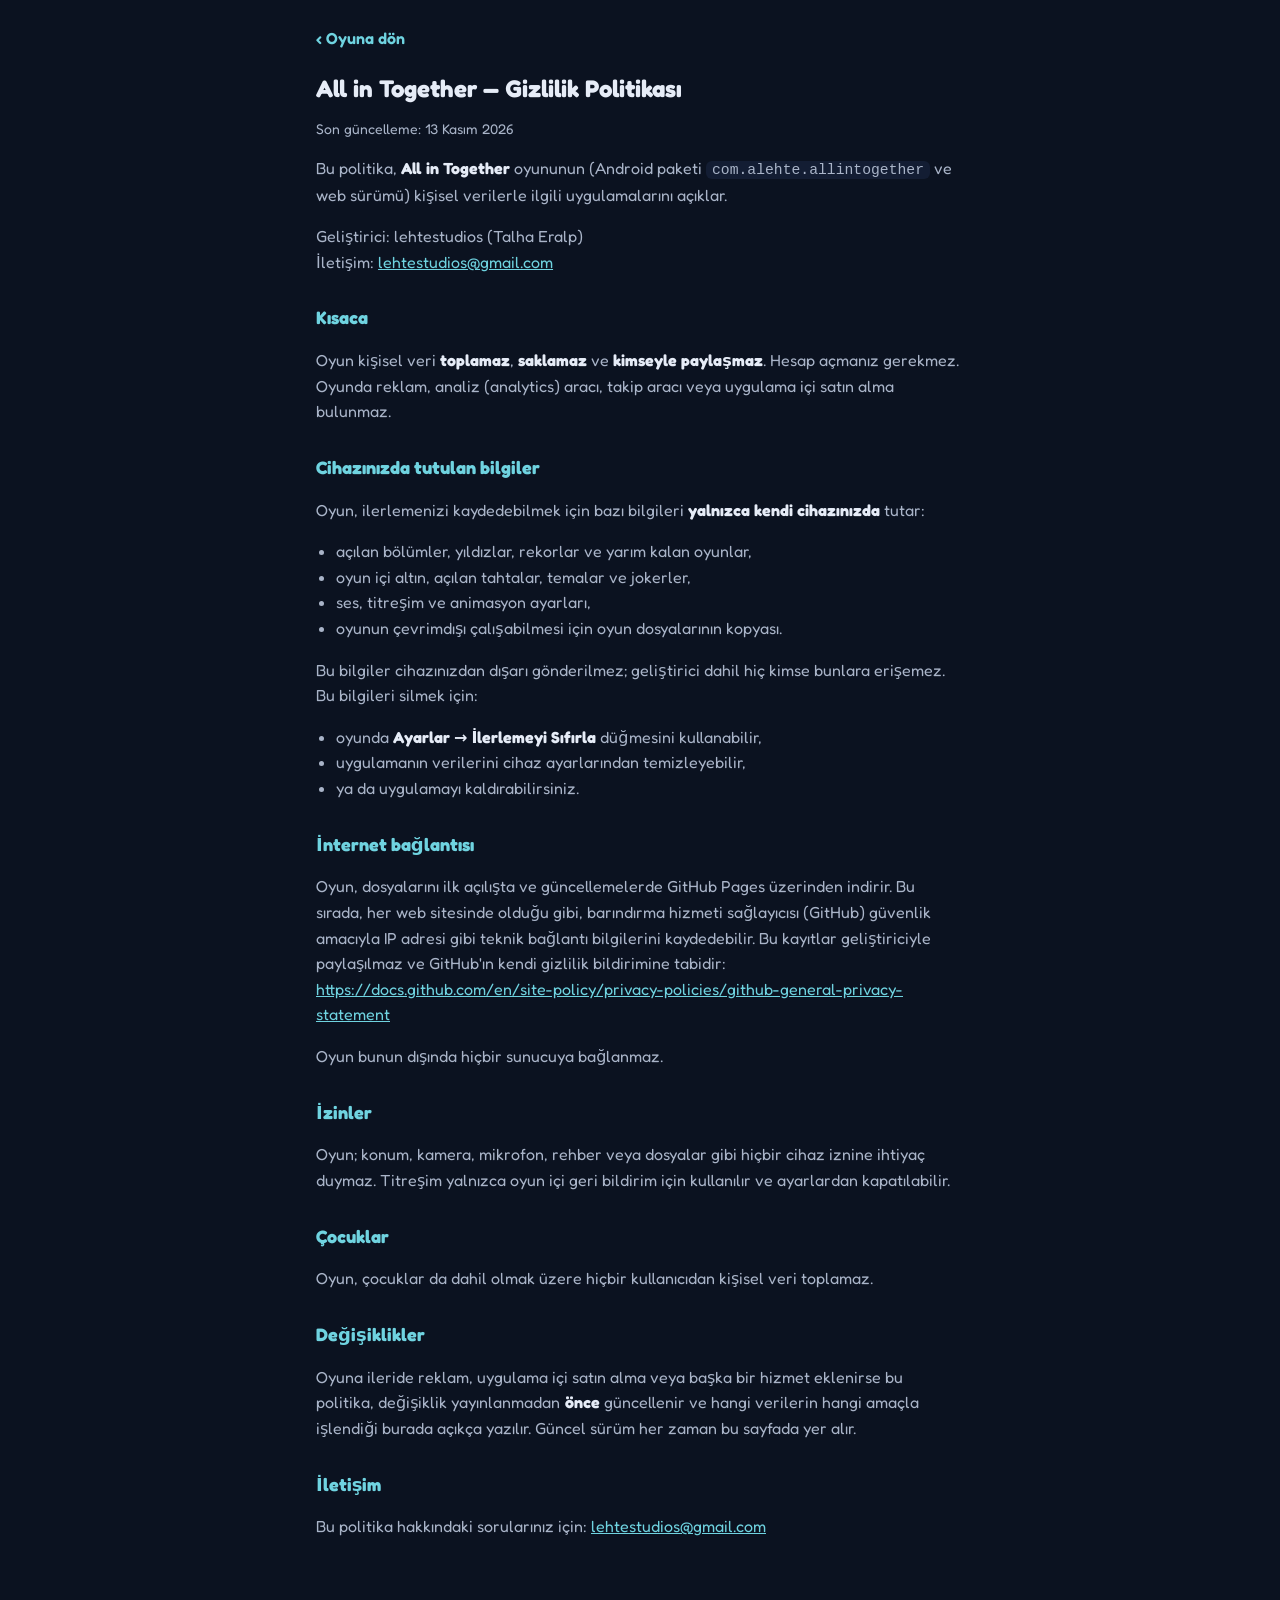
<file: gizlilik.html>
<!DOCTYPE html>
<html lang="tr">
<head>
<meta charset="UTF-8">
<meta name="viewport" content="width=device-width, initial-scale=1.0, viewport-fit=cover">
<title>Gizlilik Politikası · All in Together</title>
<meta name="theme-color" content="#0B1220">
<link rel="icon" type="image/png" sizes="192x192" href="launchericon-192x192.png">
<!-- Icerik gizlilik-politikasi.md ile AYNI tutulmali (Play Console bu sayfanin adresini kullanir). -->
<style>
  @font-face{font-family:'Fredoka'; font-style:normal; font-display:swap; font-weight:300 700;
    src:url(fonts/fredoka-latin-ext.woff2) format('woff2');
    unicode-range:U+0100-02BA,U+02BD-02C5,U+02C7-02CC,U+02CE-02D7,U+02DD-02FF,U+0304,U+0308,U+0329,U+1D00-1DBF,U+1E00-1E9F,U+1EF2-1EFF,U+2020,U+20A0-20AB,U+20AD-20C0,U+2113,U+2C60-2C7F,U+A720-A7FF;}
  @font-face{font-family:'Fredoka'; font-style:normal; font-display:swap; font-weight:300 700;
    src:url(fonts/fredoka-latin.woff2) format('woff2');
    unicode-range:U+0000-00FF,U+0131,U+0152-0153,U+02BB-02BC,U+02C6,U+02DA,U+02DC,U+0304,U+0308,U+0329,U+2000-206F,U+20AC,U+2122,U+2191,U+2193,U+2212,U+2215,U+FEFF,U+FFFD;}
  :root{--bg:#0B1220; --kart:#131D33; --yazi:#E6ECF7; --soluk:#A9B4C8; --vurgu:#6FD3E0;}
  *{box-sizing:border-box;}
  body{margin:0; background:var(--bg); color:var(--yazi); font-family:'Fredoka',system-ui,sans-serif;
    line-height:1.6; font-size:16px; -webkit-text-size-adjust:100%;}
  main{max-width:680px; margin:0 auto; padding:max(20px, env(safe-area-inset-top)) 16px 48px;}
  .geri{display:inline-block; margin-bottom:12px; color:var(--vurgu); font-weight:600; text-decoration:none; padding:6px 0;}
  h1{font-size:24px; line-height:1.25; margin:4px 0 6px;}
  h2{font-size:18px; margin:28px 0 6px; color:var(--vurgu);}
  p, li{color:var(--soluk);}
  b, strong{color:var(--yazi);}
  code{background:var(--kart); padding:1px 6px; border-radius:6px; font-size:.92em;}
  a{color:var(--vurgu); overflow-wrap:anywhere;}
  ul{padding-left:20px;}
  .tarih{font-size:14px;}
</style>
</head>
<body>
<main>
  <a class="geri" href="./">‹ Oyuna dön</a>
  <h1>All in Together — Gizlilik Politikası</h1>
  <p class="tarih">Son güncelleme: 13 Kasım 2026</p>

  <p>Bu politika, <strong>All in Together</strong> oyununun (Android paketi <code>com.alehte.allintogether</code> ve web sürümü) kişisel verilerle ilgili uygulamalarını açıklar.</p>
  <p>Geliştirici: lehtestudios (Talha Eralp)<br>İletişim: <a href="mailto:lehtestudios@gmail.com">lehtestudios@gmail.com</a></p>

  <h2>Kısaca</h2>
  <p>Oyun kişisel veri <strong>toplamaz</strong>, <strong>saklamaz</strong> ve <strong>kimseyle paylaşmaz</strong>. Hesap açmanız gerekmez. Oyunda reklam, analiz (analytics) aracı, takip aracı veya uygulama içi satın alma bulunmaz.</p>

  <h2>Cihazınızda tutulan bilgiler</h2>
  <p>Oyun, ilerlemenizi kaydedebilmek için bazı bilgileri <strong>yalnızca kendi cihazınızda</strong> tutar:</p>
  <ul>
    <li>açılan bölümler, yıldızlar, rekorlar ve yarım kalan oyunlar,</li>
    <li>oyun içi altın, açılan tahtalar, temalar ve jokerler,</li>
    <li>ses, titreşim ve animasyon ayarları,</li>
    <li>oyunun çevrimdışı çalışabilmesi için oyun dosyalarının kopyası.</li>
  </ul>
  <p>Bu bilgiler cihazınızdan dışarı gönderilmez; geliştirici dahil hiç kimse bunlara erişemez. Bu bilgileri silmek için:</p>
  <ul>
    <li>oyunda <strong>Ayarlar → İlerlemeyi Sıfırla</strong> düğmesini kullanabilir,</li>
    <li>uygulamanın verilerini cihaz ayarlarından temizleyebilir,</li>
    <li>ya da uygulamayı kaldırabilirsiniz.</li>
  </ul>

  <h2>İnternet bağlantısı</h2>
  <p>Oyun, dosyalarını ilk açılışta ve güncellemelerde GitHub Pages üzerinden indirir. Bu sırada, her web sitesinde olduğu gibi, barındırma hizmeti sağlayıcısı (GitHub) güvenlik amacıyla IP adresi gibi teknik bağlantı bilgilerini kaydedebilir. Bu kayıtlar geliştiriciyle paylaşılmaz ve GitHub'ın kendi gizlilik bildirimine tabidir:<br>
  <a href="https://docs.github.com/en/site-policy/privacy-policies/github-general-privacy-statement" rel="noopener">https://docs.github.com/en/site-policy/privacy-policies/github-general-privacy-statement</a></p>
  <p>Oyun bunun dışında hiçbir sunucuya bağlanmaz.</p>

  <h2>İzinler</h2>
  <p>Oyun; konum, kamera, mikrofon, rehber veya dosyalar gibi hiçbir cihaz iznine ihtiyaç duymaz. Titreşim yalnızca oyun içi geri bildirim için kullanılır ve ayarlardan kapatılabilir.</p>

  <h2>Çocuklar</h2>
  <p>Oyun, çocuklar da dahil olmak üzere hiçbir kullanıcıdan kişisel veri toplamaz.</p>

  <h2>Değişiklikler</h2>
  <p>Oyuna ileride reklam, uygulama içi satın alma veya başka bir hizmet eklenirse bu politika, değişiklik yayınlanmadan <strong>önce</strong> güncellenir ve hangi verilerin hangi amaçla işlendiği burada açıkça yazılır. Güncel sürüm her zaman bu sayfada yer alır.</p>

  <h2>İletişim</h2>
  <p>Bu politika hakkındaki sorularınız için: <a href="mailto:lehtestudios@gmail.com">lehtestudios@gmail.com</a></p>
</main>
</body>
</html>
</file>
<file: style.css>
/* Fredoka — yerel degisken font (agirlik 300-700 tek dosyada). Kaynak:
   @fontsource-variable/fredoka, SIL OFL 1.1 (fonts/LICENSE-Fredoka.txt).
   latin-ext alt kumesi Turkce'nin g, s, I, i (noktali/noktasiz) harflerini tasir. */
@font-face{
  font-family:'Fredoka'; font-style:normal; font-display:swap; font-weight:300 700;
  src:url(fonts/fredoka-latin-ext.woff2) format('woff2');
  unicode-range:U+0100-02BA,U+02BD-02C5,U+02C7-02CC,U+02CE-02D7,U+02DD-02FF,U+0304,U+0308,U+0329,U+1D00-1DBF,U+1E00-1E9F,U+1EF2-1EFF,U+2020,U+20A0-20AB,U+20AD-20C0,U+2113,U+2C60-2C7F,U+A720-A7FF;}
@font-face{
  font-family:'Fredoka'; font-style:normal; font-display:swap; font-weight:300 700;
  src:url(fonts/fredoka-latin.woff2) format('woff2');
  unicode-range:U+0000-00FF,U+0131,U+0152-0153,U+02BB-02BC,U+02C6,U+02DA,U+02DC,U+0304,U+0308,U+0329,U+2000-206F,U+20AC,U+2122,U+2191,U+2193,U+2212,U+2215,U+FEFF,U+FFFD;}

*{box-sizing:border-box;}
/* hidden ozniteligi, ogenin kendi display kuralina ragmen gizlesin */
[hidden]{display:none !important;}
  /* OYUN DAVRANISI: cift dokunma yakinlastirmasi, asagi cekip yenileme ve
     kenardan tasan kaydirma kapali; metin secimi ve uzun basma menusu yok. */
  html, body{overscroll-behavior:none;}
  body{touch-action:manipulation; -webkit-text-size-adjust:100%; text-size-adjust:100%;}
  .phone{-webkit-user-select:none; user-select:none; -webkit-touch-callout:none;}
  body{
    margin:0; min-height:100vh;
    display:flex; align-items:center; justify-content:center;
    background:radial-gradient(circle at 30% 20%, #37403f 0%, #1b201f 70%);
    font-family:'Fredoka', sans-serif;
    padding:32px 12px;
    -webkit-tap-highlight-color:transparent;
  }
  .stage{display:flex; flex-direction:column; align-items:center; gap:14px;}
  .stage-label{color:#C9CFB8; font-size:12px; letter-spacing:.14em; text-transform:uppercase; opacity:.7;}

  .phone{
    width:380px; max-width:92vw; height:800px; max-height:88vh;
    border-radius:42px; border:8px solid #14170f;
    box-shadow:0 30px 60px -20px rgba(0,0,0,.6), 0 0 0 1px rgba(255,255,255,.04);
    position:relative; overflow:hidden;
    display:flex; flex-direction:column;
  }
  .notch{position:absolute; top:14px; left:50%; transform:translateX(-50%); width:10px;height:10px;border-radius:50%; background:#0d0f0a; z-index:50;}

  /* MOBIL TAM EKRAN: dar ekranda ya da kurulu uygulamada (PWA/TWA) telefon
     cercevesi yok; oyun ekrani kaplar. Cerceve sadece masaustu testi icin. */
  @media (max-width:520px), (display-mode:standalone), (display-mode:fullscreen){
    html, body{height:100%;}
    body{display:block; min-height:0; padding:0; overflow:hidden; background:#0B1220;}
    .stage{display:block; height:100%;}
    .stage-label, .notch{display:none;}
    .phone{width:100%; max-width:none; height:100vh; height:100dvh; max-height:none;
      border:none; border-radius:0; box-shadow:none;
      padding:env(safe-area-inset-top) env(safe-area-inset-right) env(safe-area-inset-bottom) env(safe-area-inset-left);}
    .tp-edge, .record-fx .edge{border-radius:0;}
  }

  .screens-wrap{position:relative; flex:1; overflow:hidden;}
  .app-screen{position:absolute; inset:0; display:flex; flex-direction:column; transition:transform .28s cubic-bezier(.22,.61,.36,1); transform:translateX(100%);}
  /* content-visibility:hidden: sahne disindaki ekranin alt agaci stil/yerlesim/boyama hesabindan cikar (Kacis'a bir kez
     girilince belge ~7000 ogeye cikiyor; her global stil degisikliginde hepsi yeniden hesaplaniyordu). Betik olcumleri
     (getBoundingClientRect, offsetWidth) gizli agacta da zorunlu yerlesimle dogru deger verir; ekranin kendi kutusu
     inset:0 ile verildigi icin boyut kapsamasi gorunumu degistirmez. */
  .app-screen.offstage{visibility:hidden; pointer-events:none; content-visibility:hidden;}
  /* Sahne disindaki ekranlar gorunmuyor ama DOM'da duruyor: icerideki sonsuz
     animasyonlar (yagmur, yildiz, nabiz, tema isigi) bosa donmesin. Ekran
     geri gelince kaldiklari yerden surer. */
  .app-screen.offstage, .app-screen.offstage *,
  .app-screen.offstage *::before, .app-screen.offstage *::after{animation-play-state:paused !important;}
  #screen-home{transform:translateX(0);}
  button:focus-visible, input:focus-visible, [tabindex]:focus-visible{outline:2px solid #6FD3E0; outline-offset:2px;}
  .back-btn{
    width:34px; height:34px; border-radius:11px; flex-shrink:0;
    background:var(--card); border:1px solid rgba(0,0,0,.06);
    color:var(--ink); display:flex; align-items:center; justify-content:center; cursor:pointer;
  }
  .back-btn svg{width:16px;height:16px;}
  .app-coin{width:1em; height:1em; vertical-align:-0.15em; object-fit:contain;}

  /* --- BASIS GERI BILDIRIMI: dokunulan dugme hafifce kuculur. Konumu
     transform ile verilen ogeler (harita dugumleri, tahta secim karolari)
     kendi :active kurallarini kullanir; burada yalnizca guvenli olanlar var. --- */
  .back-btn, .restart-btn, .hint-btn, .danger-btn, .lang-btn, .sheet-close, .about-link,
  .overlay button, .ra-btns button, .tp-over button, .kc-btn-back,
  .mk-btn, .mk-sandik-btn, .mk-hediye-btn, .mk-noads-btn, .mk-sonuc-btn, .mk-ustsekme button,
  .ss-sonuc-btn, .sso-sonuc-btn, .sso-dg-btn, .game-icon{transition:transform .09s ease, opacity .09s ease;}
  .back-btn:active, .restart-btn:active, .hint-btn:not(:disabled):active, .danger-btn:active, .lang-btn:active,
  .sheet-close:active, .overlay button:active, .ra-btns button:active, .tp-over button:active, .kc-btn-back:active,
  .mk-btn:not(:disabled):active, .mk-sandik-btn:not(:disabled):active,
  .mk-hediye-btn:not(:disabled):active, .mk-noads-btn:active, .mk-sonuc-btn:active, .mk-ustsekme button:active,
  .ss-sonuc-btn:active, .sso-sonuc-btn:active, .sso-dg-btn:active{transform:scale(.94);}
  .game-card.playable:active .game-icon{transform:scale(.93);}
  .market-row:active, .settings-row:active{opacity:.6;}

  /* --- jeton sayaci: degisince kutu ziplar, altinda +N / -N yuzer --- */
  .gold-pill.zipla{animation:jetonZipla .32s cubic-bezier(.34,1.56,.64,1);}
  @keyframes jetonZipla{0%{transform:scale(1);} 45%{transform:scale(1.16);} 100%{transform:scale(1);}}
  .jeton-ucan{position:absolute; z-index:70; pointer-events:none; white-space:nowrap;
    font-family:'Fredoka', sans-serif; font-weight:600; font-size:15px; text-shadow:0 2px 6px rgba(0,0,0,.7);
    animation:jetonUcan 1.05s ease-out forwards;}
  .jeton-ucan.arti{color:#8FF7B8;} .jeton-ucan.eksi{color:#FFB1A6;}
  @keyframes jetonUcan{0%{opacity:0; transform:translateY(-6px) scale(.8);} 18%{opacity:1; transform:translateY(0) scale(1.08);}
    70%{opacity:1;} 100%{opacity:0; transform:translateY(22px) scale(1);}}

  /* --- oyun dosyalari inerken gosterge + yukleme hatasi mesaji --- */
  .yukle-ortu{position:absolute; inset:0; z-index:60; display:flex; flex-direction:column; align-items:center;
    justify-content:center; gap:14px; background:rgba(8,12,22,.6); opacity:0; pointer-events:none;
    transition:opacity .15s ease; font-family:'Fredoka', sans-serif; font-size:14px; color:#CFE0F5;}
  .yukle-ortu.show{opacity:1; pointer-events:auto;}
  .yukle-ortu i{width:38px; height:38px; border-radius:50%; border:4px solid rgba(127,230,220,.22);
    border-top-color:#7FE6DC; animation:yukleDon .8s linear infinite;}
  .yukle-ortu:not(.show) i{animation-play-state:paused;}
  @keyframes yukleDon{to{transform:rotate(360deg);}}
  .ana-toast{position:absolute; left:50%; bottom:42px; transform:translate(-50%, 14px); z-index:61;
    max-width:86%; text-align:center; background:rgba(10,18,34,.95); border:1px solid rgba(255,255,255,.14);
    color:#EAF0FB; font-size:13px; line-height:1.35; padding:10px 18px; border-radius:16px; opacity:0;
    pointer-events:none; transition:opacity .2s ease, transform .2s ease;}
  .ana-toast.gorunur{opacity:1; transform:translate(-50%, 0);}

  /* =======================================================
     SCREEN: HOME
     ======================================================= */
  #screen-home{
    --navy:#1C2B4A; --navy-deep:#141F38; --navy-light:#24365E;
    --ink-on-navy:#EAF0FB; --ink-soft:#93A3C4; --accent:#6FD3E0; --line:rgba(255,255,255,.08);
    --card:#24365E; --ink:#EAF0FB;
    background:url(img/home-bg.webp) center/cover no-repeat;
  }
  .app-icon{width:132px; height:132px; border-radius:30px; background-size:cover; background-position:center; border:4px solid #7FE6DC; box-shadow:0 14px 34px -12px rgba(0,0,0,.75), 0 0 18px rgba(127,230,220,.45), inset 0 0 0 1px rgba(255,255,255,.14); margin-bottom:16px;}
  .icon-main{background-image:url(img/app-icon.webp);}
  .icon-2048{background-image:url(img/hedef2048.webp);}
  .icon-kacis{background-image:url(img/kacis.webp);}
  .icon-blocks{background-image:url(img/tempoKup.webp);}
  .icon-potion{background-image:url(img/siralaDur.webp);}
  .hero{flex:0 0 52%; display:flex; flex-direction:column; align-items:center; justify-content:flex-start; padding-top:26px; position:relative;}
  .hero::before{
    content:''; position:absolute; top:30px; left:50%; transform:translateX(-50%);
    width:230px; height:230px; border-radius:50%;
    background:radial-gradient(circle, rgba(111,211,224,.12) 0%, rgba(111,211,224,0) 70%);
    pointer-events:none;
  }
  .app-title{
    display:flex; flex-wrap:wrap; gap:11px; justify-content:center; align-items:center; perspective:700px;
    font-family:'Fredoka', sans-serif; font-weight:400; font-size:35px; letter-spacing:.015em; line-height:1.2;
    margin:0; padding:0 12px; position:relative;
  }
  .word{display:inline-block; transform-style:preserve-3d; animation:wordFloat 3.4s ease-in-out infinite;}
  /* Acik tonlar + ince gövde; okunurluk icin altta yumusak koyu golge */
  .word-all{background:linear-gradient(90deg, #7CF0B4 0%, #6FE0D2 100%);
    -webkit-background-clip:text; background-clip:text; color:transparent; -webkit-text-fill-color:transparent;
    filter:drop-shadow(0 2px 8px rgba(4,20,14,.7)); animation-delay:0s;}
  .word-in{background:linear-gradient(90deg, #C0A9FF 0%, #A9C4FF 100%);
    -webkit-background-clip:text; background-clip:text; color:transparent; -webkit-text-fill-color:transparent;
    filter:drop-shadow(0 2px 8px rgba(12,8,30,.7)); animation-delay:.18s;}
  .word-together{background:linear-gradient(90deg, #8FD0FF 0%, #7FE6DC 100%);
    -webkit-background-clip:text; background-clip:text; color:transparent; -webkit-text-fill-color:transparent;
    filter:drop-shadow(0 2px 8px rgba(4,16,34,.7)); animation-delay:.36s;}
  .word-punct{background:linear-gradient(90deg, #7FE6DC 0%, #C9F06F 100%);
    -webkit-background-clip:text; background-clip:text; color:transparent; -webkit-text-fill-color:transparent;
    filter:drop-shadow(0 2px 8px rgba(4,16,34,.7)); animation-delay:.5s;}
  @keyframes wordFloat{0%,100%{transform:translateY(0) rotateY(0deg);} 50%{transform:translateY(-3.6px) rotateY(8.4deg);}}
  @media (prefers-reduced-motion: reduce){ .word{animation:none;} }

  .games-section{flex:0 0 auto;}
  .games-scroll{display:flex; gap:16px; overflow-x:auto; scroll-snap-type:x mandatory; padding:26px calc(50% - 44px) 16px; margin-top:-16px; -webkit-overflow-scrolling:touch;}
  .games-scroll::-webkit-scrollbar{display:none;}
  .games-scroll{scrollbar-width:none;}
  .game-card{flex:0 0 auto; width:88px; display:flex; flex-direction:column; align-items:center; gap:8px; scroll-snap-align:center; transition:opacity .2s ease;}
  .game-card.playable{cursor:pointer;}
  .game-icon{width:74px; height:74px; border-radius:21px; display:flex; align-items:center; justify-content:center; border:3px solid #7FE6DC; box-shadow:0 8px 18px -8px rgba(0,0,0,.5), 0 0 12px rgba(127,230,220,.45), inset 0 0 0 1px rgba(255,255,255,.16); transition:transform .22s ease, box-shadow .22s ease;}
  .game-card.active .game-icon{transform:scale(1.1); border-color:#A6F2EA; box-shadow:0 12px 22px -8px rgba(0,0,0,.5), 0 0 18px rgba(127,230,220,.75), inset 0 0 0 1px rgba(255,255,255,.2);}
  .game-card.active .game-label{transform:translateY(1px);}
  .game-icon{background-size:cover; background-position:center; position:relative; overflow:hidden;}
  .game-label{font-size:12px; font-weight:700; color:var(--ink-on-navy); text-align:center; line-height:1.25; transition:color .2s ease, text-shadow .2s ease;}
  .game-label.theme-2048{
   background:linear-gradient(90deg, #7FE6DC 0%, #4DF08F 60%, #C9F06F 100%);
   -webkit-background-clip:text; background-clip:text;
   color:transparent; -webkit-text-fill-color:transparent;
   filter:drop-shadow(0 1px 3px rgba(4,16,10,.75));}
  .game-label.theme-kacis{
    background:linear-gradient(90deg, #FFE07A 0%, #8FF0B4 55%, #6FE0D2 100%);
   -webkit-background-clip:text; background-clip:text;
   color:transparent; -webkit-text-fill-color:transparent;
   filter:drop-shadow(0 1px 3px rgba(8,30,16,.75));}
  .game-label.theme-blocks{
   background:linear-gradient(90deg, #6FD3FF 0%, #B78BFF 55%, #FFD166 100%);
   -webkit-background-clip:text; background-clip:text;
   color:transparent; -webkit-text-fill-color:transparent;
   filter:drop-shadow(0 1px 3px rgba(4,12,26,.75));}
  .game-label.theme-potion{color:#8FB8F5; text-shadow:0 0 9px rgba(143,184,245,.32);}

  .settings-row{position:absolute; top:85%; left:20px; right:20px; margin:0; padding:13px 15px; display:flex; align-items:center; justify-content:center; gap:13px; cursor:pointer; z-index:6; perspective:700px;}
  .settings-row .gear-wrap, .settings-row .set-word{display:inline-block; transform-style:preserve-3d; animation:wordFloat 3.4s ease-in-out infinite;}
  .settings-row .gear-wrap{animation-delay:0s;}
  .settings-row .set-word{animation-delay:.18s;}
  .settings-row svg.gear{width:27px;height:27px; color:#8FD0FF; flex-shrink:0; display:block; filter:drop-shadow(0 2px 8px rgba(4,16,34,.7));}
  .settings-row .set-word{font-family:'Fredoka', sans-serif; font-weight:400; font-size:26px; letter-spacing:.015em; color:#8FD0FF; text-shadow:0 2px 8px rgba(4,16,34,.7);}

  .sheet-backdrop{position:absolute; inset:0; background:rgba(8,12,22,.55); opacity:0; pointer-events:none; transition:opacity .22s ease; z-index:40;}
  .sheet-backdrop.show{opacity:1; pointer-events:auto;}
  .sheet{position:absolute; left:0; right:0; bottom:-100%; max-height:86%; overflow-y:auto; background:var(--navy-light); border-radius:24px 24px 0 0; padding:20px 22px 26px; transition:bottom .3s cubic-bezier(.32,.72,.33,1); z-index:41; box-shadow:0 -12px 30px rgba(0,0,0,.35);}
  .sheet::-webkit-scrollbar{width:0;}
  .sheet{scrollbar-width:none;}
  .set-item{display:flex; align-items:center; gap:12px; padding:9px 0;}
  .set-item .txt{flex:1; min-width:0;}
  .set-item .txt .t{font-size:13.5px; font-weight:600; color:var(--ink-on-navy);}
  .set-item .txt .d{font-size:11px; color:var(--ink-soft); margin-top:1px;}
  .switch{width:44px; height:25px; border-radius:99px; background:rgba(255,255,255,.16); position:relative; cursor:pointer; flex-shrink:0; transition:background .2s ease; border:none; padding:0;}
  .switch::after{content:''; position:absolute; top:3px; left:3px; width:19px; height:19px; border-radius:50%; background:#fff; transition:transform .2s ease;}
  .switch[aria-checked="true"]{background:var(--accent);}
  .switch[aria-checked="true"]::after{transform:translateX(19px);}
  .danger-btn{width:100%; background:rgba(226,90,90,.12); border:1px solid rgba(226,90,90,.35); color:#F0A0A0; font-family:inherit; font-weight:700; font-size:13px; padding:12px; border-radius:12px; cursor:pointer;}
  .danger-btn.confirm{background:rgba(226,90,90,.9); border-color:transparent; color:#fff;}
  .about-row{display:flex; align-items:center; justify-content:space-between; padding:10px 0; font-size:12.5px; color:var(--ink-soft);}
  .about-row b{color:var(--ink-on-navy); font-weight:700;}
  .about-link{background:none; border:none; padding:0; font-family:inherit; font-size:12.5px; font-weight:600; color:var(--accent); cursor:pointer; text-decoration:underline;}
  .sheet-note{font-size:10.5px; color:var(--ink-soft); opacity:.75; margin-top:2px;}
  .phone.reduced-motion .word,
  .phone.reduced-motion .settings-row .gear-wrap,
  .phone.reduced-motion .settings-row .set-word,
  .phone.reduced-motion .kc-path-glow{animation:none !important;}
  .phone.reduced-motion .kc-drop{display:none;}
  .phone.reduced-motion .tile,
  .phone.reduced-motion .kc-snake,
  .phone.reduced-motion .app-screen{transition:none !important;}
  .sheet.show{bottom:0;}
  .sheet-handle{width:36px; height:4px; border-radius:99px; background:rgba(255,255,255,.18); margin:0 auto 16px;}
  .sheet-header{display:flex; align-items:center; justify-content:space-between; margin-bottom:18px;}
  .sheet-header h3{margin:0; font-size:17px; font-weight:600; color:var(--ink-on-navy); font-family:'Fredoka';}
  .sheet-close{background:rgba(255,255,255,.08); border:none; color:var(--ink-on-navy); width:28px;height:28px; border-radius:50%; cursor:pointer; font-size:15px; line-height:1;}
  .set-block{margin-bottom:20px;}
  .set-block-label{display:flex; align-items:center; gap:8px; font-size:12.5px; font-weight:700; color:var(--ink-soft); margin-bottom:10px; text-transform:uppercase; letter-spacing:.06em;}
  .set-block-label svg{width:15px;height:15px;}
  .volume-row{display:flex; align-items:center; gap:12px;}
  #screen-home input[type="range"]{flex:1; -webkit-appearance:none; appearance:none; height:6px; border-radius:99px; background:rgba(255,255,255,.14); outline:none;}
  #screen-home input[type="range"]::-webkit-slider-thumb{-webkit-appearance:none; appearance:none; width:20px; height:20px; border-radius:50%; background:var(--accent); box-shadow:0 2px 8px rgba(0,0,0,.4); cursor:pointer; border:3px solid var(--navy-light);}
  #screen-home input[type="range"]::-moz-range-thumb{width:20px; height:20px; border-radius:50%; background:var(--accent); border:3px solid var(--navy-light); cursor:pointer;}
  .volume-val{font-size:12.5px; font-weight:700; color:var(--ink-on-navy); min-width:34px; text-align:right;}
  .lang-btn{width:100%; display:flex; align-items:center; gap:10px; background:rgba(255,255,255,.06); border:1px solid var(--line); border-radius:12px; padding:12px 14px; cursor:pointer; color:var(--ink-on-navy); font-family:inherit;}
  .lang-btn .flag{font-size:16px;}
  .lang-btn span.lbl{flex:1; text-align:left; font-size:13.5px; font-weight:600;}
  .lang-btn .chev{color:var(--ink-soft); font-size:13px;}

  /* =======================================================
     SCREEN: TEMPO KÜP (8x8 blok yerleştirme)
     Tum hareketler transform/opacity ile; yerlesim tetiklenmez.
     ======================================================= */
  #screen-tempo{
    --card:#1B2740; --ink:#E7F0FB;
    background:radial-gradient(circle at 50% 12%, #1B2740 0%, #0A1120 72%);
  }
  .tp-title{font-family:'Fredoka', sans-serif; font-weight:500; font-size:31px; letter-spacing:.02em;
    background:linear-gradient(90deg, #6FD3FF 0%, #B78BFF 55%, #FFD166 100%);
    -webkit-background-clip:text; background-clip:text; color:transparent; -webkit-text-fill-color:transparent;
    filter:drop-shadow(0 3px 8px rgba(4,12,26,.75));}

  .tp-scores{display:flex; justify-content:center; gap:10px; padding:2px 20px 6px;}
  .tp-box{border-radius:12px; padding:6px 16px; text-align:center; min-width:84px;}
  .tp-box .v{font-family:'Fredoka', sans-serif; font-weight:600; font-size:18px; line-height:1.1;
    font-variant-numeric:tabular-nums;}
  .tp-box .l{font-size:8.5px; letter-spacing:.08em; text-transform:uppercase; opacity:.7; margin-top:1px;}
  .tp-box.cur{background:rgba(255,255,255,.07); color:#DCE9F8; box-shadow:inset 0 0 0 1px rgba(255,255,255,.09);}
  .tp-box.best{background:rgba(111,211,255,.13); color:#9EDBFF; box-shadow:inset 0 0 0 1px rgba(111,211,255,.3);}

  /* --- tempo gostergesi: ust uste hat patlattikca carpan buyur --- */
  .tp-tempo{display:flex; align-items:center; justify-content:center; gap:6px; height:24px; margin:0 0 6px;
    font-family:'Fredoka', sans-serif; color:#FFD166; opacity:0; transform:scale(.86);
    transition:opacity .2s ease, transform .2s cubic-bezier(.34,1.56,.64,1);}
  .tp-tempo.acik{opacity:1; transform:scale(1);}
  .tp-tempo span{font-size:10.5px; font-weight:600; letter-spacing:.16em; opacity:.8;}
  .tp-tempo b{font-size:17px; font-weight:600; line-height:1; min-width:24px; text-align:center;
    text-shadow:0 0 12px rgba(255,209,102,.55);}
  /* noktalar = kalan hamle hakki; sayisi carpanla buyur (x1-x3: 3, x4: 4, x5: 5) */
  .tp-tempo i{width:7px; height:7px; border-radius:50%; background:rgba(255,209,102,.22);
    transition:background .2s ease, transform .2s ease;}
  .tp-tempo i.dolu{background:#FFD166; transform:scale(1.15);}
  .tp-tempo[data-x="3"] b, .tp-tempo[data-x="4"] b{color:#FFB25C;}
  .tp-tempo[data-x="5"] b{color:#FF8A5C;}

  /* --- tempo x2 ve ustu: ekran kenarlari nabiz atar --- */
  .tp-edge{position:absolute; inset:0; pointer-events:none; z-index:33; opacity:0;
    border-radius:34px; transition:opacity .25s ease;
    box-shadow:inset 0 0 22px 5px rgba(255,209,102,.5), inset 0 0 60px 18px rgba(111,211,255,.2);}
  #screen-tempo.tempo-on .tp-edge{animation:tpEdge 1.1s ease-in-out infinite;}
  @keyframes tpEdge{0%,100%{opacity:.4;} 50%{opacity:.95;}}

  /* --- tahta --- */
  .tp-board-wrap{padding:0 18px; display:flex; justify-content:center;}
  .tp-board{position:relative; width:100%; max-width:min(100%, 420px, calc(100vh - 340px)); aspect-ratio:1/1;
    background:rgba(255,255,255,.03); border-radius:16px; padding:6px;
    display:grid; grid-template-columns:repeat(8,1fr); grid-template-rows:repeat(8,1fr); gap:4px;
    box-shadow:inset 0 0 0 1px rgba(255,255,255,.06), 0 12px 30px -14px rgba(0,0,0,.8);
    touch-action:none; user-select:none; -webkit-user-select:none;}
  .tp-cell{position:relative; border-radius:6px; background-color:var(--tema-bos, rgba(255,255,255,.055));
    box-shadow:inset 0 0 0 1px rgba(255,255,255,.03);}

  /* --- BLOK: tahtadaki dolu hucre, tepsi parcasi, suruklenen hayalet ve
         patlama kopyasi ayni gorunumu paylasir. Rengi JS backgroundColor ile
         yazar; tema yalnizca degiskenleri degistirir. --- */
  .tp-blok{position:relative; border-radius:var(--blok-yaricap, 22%);
    background-image:linear-gradient(150deg, rgba(255,255,255,.30) 0%, rgba(255,255,255,0) 46%, rgba(0,0,0,.14) 100%);
    box-shadow:inset 0 -3px 0 rgba(0,0,0,.26), inset 0 1.5px 0 rgba(255,255,255,.30),
               inset 0 0 0 1px var(--blok-kenar, rgba(255,255,255,.14));}

  .tp-cell.tp-otur{animation:tpOtur .2s cubic-bezier(.34,1.56,.64,1);}
  @keyframes tpOtur{0%{transform:scale(.72);} 100%{transform:scale(1);}}

  /* yerlesim onizlemesi: gecerliyse parcanin rengi, degilse yumusak kirmizi */
  .tp-cell.tp-oz{opacity:.5; border-radius:var(--blok-yaricap, 22%);
    box-shadow:inset 0 0 0 2px rgba(255,255,255,.85);}
  .tp-cell.tp-oz-yok{background-color:rgba(255,84,84,.20); box-shadow:inset 0 0 0 1.5px rgba(255,120,120,.42);}
  /* bu hamleyle patlayacak satir/sutun onceden parlar */
  .tp-cell.tp-patlar::after{content:''; position:absolute; inset:0; border-radius:inherit; z-index:2;
    background:rgba(255,224,150,.55); box-shadow:inset 0 0 0 2px #FFD166;
    opacity:.3; animation:tpPatlar .5s ease-in-out infinite alternate; pointer-events:none;}
  .tp-cell.tp-oz.tp-patlar{opacity:.85;}
  @keyframes tpPatlar{from{opacity:.35;} to{opacity:.9;}}

  /* --- efekt katmani (hucrelerin ustunde, dokunmayi engellemez) --- */
  .tp-fx{position:absolute; inset:0; pointer-events:none; z-index:20; border-radius:inherit;}
  .tp-patla{position:absolute; animation:tpPatla .4s cubic-bezier(.3,.7,.4,1) both; will-change:transform, opacity;}
  @keyframes tpPatla{0%{transform:scale(1); opacity:1;} 35%{transform:scale(1.22); opacity:1;}
    100%{transform:scale(.1) rotate(24deg); opacity:0;}}
  .tp-isik{position:absolute; border-radius:8px; opacity:0; will-change:transform, opacity;
    background:linear-gradient(90deg, rgba(255,255,255,0), rgba(255,255,255,.9), rgba(255,255,255,0));}
  .tp-isik.yatay{left:0; right:0; animation:tpIsikY .46s ease-out both;}
  .tp-isik.dikey{top:0; bottom:0; background:linear-gradient(180deg, rgba(255,255,255,0), rgba(255,255,255,.9), rgba(255,255,255,0));
    animation:tpIsikD .46s ease-out both;}
  @keyframes tpIsikY{0%{opacity:.9; transform:scaleX(.15);} 100%{opacity:0; transform:scaleX(1.25);}}
  @keyframes tpIsikD{0%{opacity:.9; transform:scaleY(.15);} 100%{opacity:0; transform:scaleY(1.25);}}

  .tp-combo, .tp-fullclear{position:absolute; left:50%; z-index:30; pointer-events:none; white-space:nowrap;
    display:flex; flex-direction:column; align-items:center; gap:2px; font-family:'Fredoka', sans-serif;}
  .tp-combo{top:34%; animation:tpCombo 1s ease-out forwards;}
  .tp-combo span{font-weight:600; font-size:30px; color:#FFE08A; text-shadow:0 3px 12px rgba(0,0,0,.85);}
  .tp-combo em{font-style:normal; font-weight:600; font-size:14px; letter-spacing:.12em; color:#FFB25C;
    text-shadow:0 2px 8px rgba(0,0,0,.85);}
  .tp-combo b{font-weight:600; font-size:22px; color:#fff; text-shadow:0 3px 12px rgba(0,0,0,.85);}
  @keyframes tpCombo{0%{opacity:0; transform:translateX(-50%) scale(.6);} 20%{opacity:1; transform:translateX(-50%) scale(1.12);}
    35%{transform:translateX(-50%) scale(1);} 100%{opacity:0; transform:translateX(-50%) translateY(-34px) scale(1);}}
  .tp-fullclear{top:36%; gap:4px; animation:tpFull 1.9s ease-out forwards;}
  .tp-fullclear span{font-weight:600; font-size:31px;
    background:linear-gradient(90deg,#6FD3FF,#B78BFF,#FFD166); -webkit-background-clip:text; background-clip:text;
    color:transparent; -webkit-text-fill-color:transparent; filter:drop-shadow(0 3px 10px rgba(0,0,0,.8));}
  .tp-fullclear b{font-weight:600; font-size:24px; color:#FFE08A; text-shadow:0 2px 10px rgba(0,0,0,.85);}
  @keyframes tpFull{0%{opacity:0; transform:translateX(-50%) scale(.5);}
    14%{opacity:1; transform:translateX(-50%) scale(1.15);} 26%{transform:translateX(-50%) scale(1);}
    75%{opacity:1; transform:translateX(-50%) translateY(-10px) scale(1);}
    100%{opacity:0; transform:translateX(-50%) translateY(-40px) scale(1);}}
  /* hat temizliginde hucrelerden sacilan parcaciklar (komboyla buyur) */
  .tp-parca{position:absolute; width:6px; height:6px; margin:-3px; border-radius:2px; opacity:0; z-index:22;
    animation:tpParca .62s cubic-bezier(.15,.7,.3,1) forwards; will-change:transform, opacity;}
  @keyframes tpParca{0%{opacity:1; transform:translate(0,0) scale(var(--boy,1));}
    100%{opacity:0; transform:translate(var(--dx), var(--dy)) scale(.3) rotate(140deg);}}
  /* tam temizlik: butun ekrani kaplayan kutlama katmani */
  .tp-kutlama{position:absolute; inset:0; z-index:36; overflow:hidden; pointer-events:none;}
  .tp-konfeti{position:absolute; width:9px; height:9px; margin:-4px; border-radius:2px; opacity:0; will-change:transform, opacity;}
  .tp-konfeti.patlama{animation:tpKonfeti 1.2s cubic-bezier(.15,.7,.3,1) forwards;}
  .tp-konfeti.yagmur{animation:tpYagmur 1.9s cubic-bezier(.3,.2,.6,1) forwards;}
  @keyframes tpKonfeti{0%{opacity:1; transform:translate(0,0) rotate(0) scale(.5);}
    70%{opacity:1;} 100%{opacity:0; transform:translate(var(--dx), var(--dy)) rotate(var(--don)) scale(1);}}
  @keyframes tpYagmur{0%{opacity:1; transform:translate(0,0) rotate(0);}
    85%{opacity:1;} 100%{opacity:0; transform:translate(var(--dx), var(--dy)) rotate(var(--don));}}

  /* --- ekran sarsintisi --- */
  .tp-board-wrap.tp-sars{animation:tpSars .26s ease;}
  .tp-board-wrap.tp-sars-guclu{animation:tpSarsG .38s ease;}
  @keyframes tpSars{0%,100%{transform:translate(0,0);} 25%{transform:translate(-3px,2px);} 55%{transform:translate(3px,-2px);} 80%{transform:translate(-1px,1px);}}
  @keyframes tpSarsG{0%,100%{transform:translate(0,0);} 15%{transform:translate(-6px,3px);} 35%{transform:translate(6px,-4px);}
    55%{transform:translate(-4px,-2px);} 75%{transform:translate(3px,3px);}}

  /* --- tepsi --- */
  .tp-tray{display:flex; justify-content:space-around; align-items:center; gap:6px;
    padding:14px 12px 10px; flex:1; min-height:112px; max-height:170px; touch-action:none;
    user-select:none; -webkit-user-select:none; -webkit-touch-callout:none;}
  /* yuvanin tamami dokunma hedefi: kucuk parcayi tam tutturmak gerekmez */
  .tp-slot{flex:1; align-self:stretch; display:flex; align-items:center; justify-content:center;
    min-height:96px; touch-action:none; cursor:grab;}
  .tp-piece{pointer-events:none; transition:opacity .2s ease, filter .2s ease;}
  .tp-piece.used{visibility:hidden;}
  .tp-piece.sigmaz{opacity:.38; filter:saturate(.35);}
  .tp-piece.tp-gir{animation:tpGir .28s cubic-bezier(.34,1.56,.64,1) both;}
  @keyframes tpGir{from{transform:scale(.3); opacity:0;} to{transform:scale(1); opacity:1;}}
  .tp-piece .tp-blok{border-radius:var(--blok-yaricap, 22%);}

  /* --- suruklenen parca: body'ye tasinir, konumu yalnizca transform ile degisir --- */
  .tp-ghost{position:fixed; left:0; top:0; z-index:200; pointer-events:none; transform-origin:50% 50%;
    will-change:transform; filter:drop-shadow(0 10px 14px rgba(0,0,0,.5));}
  /* tahtanin ustunde ama konulamaz yerde: parcaya yumusak kirmizi ortu */
  .tp-ghost.gecersiz .tp-blok::after{content:''; position:absolute; inset:0; border-radius:inherit; z-index:2;
    background:rgba(255,64,64,.46);}
  .tp-ghost.donuyor{transition:transform .16s ease-in; opacity:.9;}

  /* --- oyun sonu --- */
  .tp-over{position:absolute; inset:0; z-index:40; display:none; align-items:center; justify-content:center;
    flex-direction:column; gap:14px; background:rgba(6,12,24,.88); padding:22px; border-radius:16px; text-align:center;}
  .tp-over.show{display:flex; animation:ortuSolukGir .25s ease;}
  @keyframes ortuSolukGir{from{opacity:0;} to{opacity:1;}}
  .tp-over.show .big{animation:ortuZipla .35s cubic-bezier(.34,1.56,.64,1) .05s both;}
  @keyframes ortuZipla{from{opacity:0; transform:scale(.7);} to{opacity:1; transform:scale(1);}}
  .tp-over .big{font-family:'Fredoka', sans-serif; font-weight:600; font-size:34px; text-align:center;
    -webkit-text-stroke:2px #10203A; paint-order:stroke fill;}
  .tp-over .sub{font-size:14px; color:#9FB4CC; line-height:1.5;}
  .tp-over-eski{font-size:12.5px; opacity:.8;}
  .tp-over-odul{margin-top:6px; display:flex; align-items:center; justify-content:center; gap:6px;
    color:#FBE7AE; font-size:19px; font-family:'Fredoka', sans-serif; font-weight:600;}
  /* oyun sonu kazanc dokumu: kalem satirlari + altta toplam */
  .tp-over-kazanc{margin:10px auto 0; min-width:190px; display:flex; flex-direction:column; gap:3px;}
  .tp-kz-satir{display:flex; align-items:center; justify-content:space-between; gap:16px;
    font-size:13px; color:#C9D7E8;}
  .tp-kz-satir b, .tp-over-kazanc .tp-over-odul b{display:flex; align-items:center; gap:4px;
    font-family:'Fredoka', sans-serif; font-weight:600; color:#FBE7AE;}
  .tp-kz-satir b img{width:13px; height:13px;}
  .tp-over-kazanc .tp-over-odul{justify-content:space-between; gap:16px; margin-top:4px; padding-top:6px;
    border-top:1px solid rgba(251,231,174,.22);}
  .tp-over-kazanc .tp-over-odul span{font-size:14px; font-weight:500; color:#FBE7AE;}
  .tp-over button{font-family:'Fredoka', sans-serif; font-weight:600; font-size:15px; padding:13px 28px;
    border-radius:13px; border:none; cursor:pointer; background:#6FD3FF; color:#052033;
    box-shadow:0 0 20px rgba(111,211,255,.5);}

  .phone.reduced-motion .tp-over.show, .phone.reduced-motion .tp-over.show .big,
  .phone.reduced-motion #screen-tempo.tempo-on .tp-edge,
  .phone.reduced-motion .tp-cell.tp-patlar::after,
  .phone.reduced-motion .tp-cell.tp-otur, .phone.reduced-motion .tp-piece.tp-gir,
  .phone.reduced-motion .tp-combo, .phone.reduced-motion .tp-fullclear{animation:none;}
  .phone.reduced-motion .tp-patla, .phone.reduced-motion .tp-isik{animation-duration:.01s;}
  .phone.reduced-motion .tp-combo, .phone.reduced-motion .tp-fullclear{transform:translateX(-50%);}
  .phone.reduced-motion .tp-ghost{transition:none;}

  /* =======================================================
     SCREEN: HEDEF 2048 — TAHTA SECIMI (altigen dizilim)
     ======================================================= */
  #screen-2048-boards{
    --ink:#EAF6EF; --card:#1D293F;
    background:radial-gradient(circle at 50% 30%, #22314E 0%, #0C1322 72%);
  }
  /* Bir kare seciliyken ust bar tamamen devre disi: ne baslik ne de ana menu tusu tepki verir.
     Tek cikis yolu asagidaki tek adim geri tusu (veya telefonun geri tusu). */
  #screen-2048-boards.focused .kc-topbar{pointer-events:none;}
  #screen-2048-boards.focused .kc-topbar .back-btn{display:none;}
  .bd-title{font-family:'Fredoka', sans-serif; font-weight:500; font-size:31px; letter-spacing:.02em;
    background:linear-gradient(90deg, #7FE6DC 0%, #4DF08F 60%, #C9F06F 100%);
    -webkit-background-clip:text; background-clip:text; color:transparent; -webkit-text-fill-color:transparent;
    filter:drop-shadow(0 3px 8px rgba(4,16,10,.7));}
  .gold-pill.compact{padding:4px 10px 4px 6px; gap:4px;}
  .gold-pill.compact img{width:16px; height:16px;}
  .gold-pill.compact span{font-size:13px;}
  #goldPill2048{position:absolute; right:16px; top:34px; z-index:8;
    background:rgba(47,224,122,.10); border-color:rgba(250,224,160,.4);}
  .bd-hint{text-align:center; font-size:12px; color:#93A3C4; padding:2px 24px 0; min-height:32px;}

  .bd-stage{position:relative; flex:1; margin:0 12px 16px; z-index:7;}
  /* Kararma tum ekrani kaplar (ust bar dahil); kareler ve geri tusu ustunde kalir */
  .bd-screen-dim{position:absolute; inset:0; background:rgba(4,10,20,0); pointer-events:none;
    transition:background .32s ease; z-index:6;}
  #screen-2048-boards.focused .bd-screen-dim{background:rgba(4,10,20,.66);}
  #screen-2048-boards .bd-hint{position:relative; z-index:8;}

  /* konum yalniz transform ile (js/hedef2048.js Boards2048 render: translate(x,y) translate(-50%,-50%)); kareler her
     render'da yeniden kuruldugu icin eski left/top/width gecisi hic calismiyordu, kaldirildi (gorunum ayni). */
  .bd-tile{position:absolute; left:0; top:0; transform:translate(-50%,-50%); cursor:pointer; z-index:2;
    display:flex; flex-direction:column; align-items:center; gap:6px;}
  .bd-tile .face{width:100%; aspect-ratio:1/1; border-radius:16px; position:relative; overflow:hidden;
    background:linear-gradient(155deg, #2C3B57 0%, #162034 100%);
    border:2.5px solid #7FE6DC; box-shadow:0 8px 20px -8px rgba(0,0,0,.7), 0 0 12px rgba(127,230,220,.3);
    display:flex; align-items:center; justify-content:center;
    transition:box-shadow .3s ease, border-color .3s ease;}
  .bd-tile .grid{position:absolute; inset:11%; display:grid; gap:2px; opacity:.55;}
  .bd-tile .grid i{background:rgba(127,230,220,.32); border-radius:2px;}
  .bd-tile .label{font-family:'Fredoka', sans-serif; font-weight:600; font-size:14px; color:#DCE9F5;
    text-shadow:0 2px 6px rgba(0,0,0,.7);}
  .bd-tile.locked .face{border-color:rgba(160,180,205,.45); box-shadow:0 8px 20px -8px rgba(0,0,0,.7);}
  .bd-tile.locked .grid i{background:rgba(190,205,225,.18);}
  .bd-tile.locked .label{color:#9BAAC2;}
  .bd-lock{position:absolute; inset:0; display:flex; flex-direction:column; align-items:center; justify-content:center;
    gap:5px; background:rgba(8,14,26,.55);}
  .bd-lock svg.lk{width:19px; height:19px; color:#C9D6E8;}
  .bd-kosul{max-width:86%; text-align:center; font-family:'Fredoka', sans-serif; font-weight:600;
    font-size:9.5px; line-height:1.2; color:#DCE9F5; text-shadow:0 1px 3px rgba(0,0,0,.7);}
  .bd-tile.center .bd-kosul{font-size:12.5px;}
  .bd-stage.focused .bd-tile:not(.center){opacity:.4; pointer-events:none;}
  .bd-tile.center{z-index:5;}
  /* nefes: yuz yalniz transform ile olceklenir; parlama artisi ayri sozde ogede opacity ile (box-shadow canlandirmasi her
     karede yeniden boyatiyordu). Sabit golge eski animasyonun 0% karesi; sozde oge tepede (50%) aradaki farki ekler. */
  .bd-tile.center .face{animation:bdBreathe 1.7s ease-in-out infinite; border-width:3px;
    box-shadow:0 10px 26px -8px rgba(0,0,0,.75), 0 0 16px rgba(127,230,220,.4);}
  .bd-tile.center::before{content:''; position:absolute; left:0; top:0; width:100%; aspect-ratio:1/1; border-radius:16px;
    z-index:-1; pointer-events:none; opacity:0; box-shadow:0 2px 14px -8px rgba(0,0,0,.4), 0 0 30px rgba(127,230,220,.62);
    animation:bdBreatheHale 1.7s ease-in-out infinite;}
  @keyframes bdBreathe{0%,100%{transform:scale(1);} 50%{transform:scale(1.055);}}
  @keyframes bdBreatheHale{0%,100%{opacity:0; transform:scale(1);} 50%{opacity:1; transform:scale(1.055);}}
  .phone.reduced-motion .bd-tile.center .face{animation:none; box-shadow:0 8px 20px -8px rgba(0,0,0,.7), 0 0 12px rgba(127,230,220,.3);}
  .phone.reduced-motion .bd-tile.center::before{animation:none; display:none;}
  .phone.reduced-motion .bd-tile.center.locked .face{box-shadow:0 8px 20px -8px rgba(0,0,0,.7);}
  .bd-back{position:absolute; left:16px; top:30px; z-index:9; width:42px; height:42px; border-radius:14px;
    background:rgba(127,230,220,.16); border:2px solid #7FE6DC; color:#BFF5EE;
    display:none; align-items:center; justify-content:center; cursor:pointer;
    box-shadow:0 0 16px rgba(127,230,220,.5);}
  .bd-back.show{display:flex;}
  .bd-back svg{width:22px; height:22px;}

  /* =======================================================
     SCREEN: HEDEF 2048
     ======================================================= */
  #screen-game-2048{
    --bg:#0F1729; --board-bg:#182236; --cell-empty:rgba(255,255,255,.045);
    --ink:#E6F5EC; --ink-soft:#8FA3B8; --accent:#2FE07A; --accent-deep:#14382A; --card:#1D293F; --gold:#2FE07A;
     --gap:6px; --pad:8px; --grid-size:5;   /* yedek deger, .board ezecek */
    background:radial-gradient(circle at 50% 0%, #1A2740 0%, #0C1322 70%); padding-bottom:28px;
  }
  #screen-game-2048 .back-btn{border-color:rgba(255,255,255,.09);}
  #screen-game-2048 .game-title{text-shadow:0 0 10px rgba(47,224,122,.5);}
  #screen-game-2048 .restart-btn{border-color:rgba(255,255,255,.09);}
  /* Yeni rekor: yazi yok, sadece isik. Kenarlar belirgin, merkez daha soluk. */
  .record-fx{position:absolute; inset:0; pointer-events:none; z-index:36; opacity:0;}
  .record-fx.show{animation:recFxFade 1.5s ease-out;}
  @keyframes recFxFade{0%{opacity:0;} 12%{opacity:1;} 62%{opacity:1;} 100%{opacity:0;}}
  .record-fx .edge{position:absolute; inset:0; border-radius:34px;
    box-shadow:inset 0 0 26px 6px rgba(47,224,122,.9), inset 0 0 70px 22px rgba(47,224,122,.45),
               inset 0 0 130px 46px rgba(47,224,122,.18);
    animation:recFxPulse .75s ease-in-out 2;}
  @keyframes recFxPulse{0%,100%{opacity:.72;} 50%{opacity:1;}}
  .record-fx .core{position:absolute; inset:0;
    background:radial-gradient(circle at 50% 46%, rgba(47,224,122,.16) 0%, rgba(47,224,122,.06) 34%, rgba(47,224,122,0) 62%);
    animation:recFxPulse .75s ease-in-out 2 .1s;}
  .phone.reduced-motion .record-fx .edge,
  .phone.reduced-motion .record-fx .core{animation:none;}

  /* Kaldigin yerden devam sorusu */
  .resume-ask{position:absolute; inset:0; z-index:44; display:none;
    align-items:center; justify-content:center; padding:26px; background:rgba(5,12,20,.82);}
  .resume-ask.show{display:flex;}
  .ra-card{width:100%; max-width:290px; text-align:center;
    background:linear-gradient(180deg, #1B2A40 0%, #131E30 100%);
    border:2px solid rgba(47,224,122,.45); border-radius:20px; padding:22px 20px 20px;
    box-shadow:0 18px 40px -14px rgba(0,0,0,.8), 0 0 26px -8px rgba(47,224,122,.4);}
  .ra-title{font-family:'Fredoka', sans-serif; font-weight:600; font-size:19px; line-height:1.3;
    color:#CFFFE2; text-shadow:0 0 12px rgba(47,224,122,.45);}
  .ra-sub{font-size:12.5px; color:#8FA3B8; margin-top:7px;}
  .ra-btns{display:flex; gap:10px; margin-top:18px;}
  .ra-btns button{flex:1; font-family:'Fredoka', sans-serif; font-weight:600; font-size:15px;
    padding:12px 0; border-radius:13px; cursor:pointer; border:none;}
  .ra-yes{background:#2FE07A; color:#04240F; box-shadow:0 0 18px rgba(47,224,122,.55);}
  .ra-no{background:rgba(255,255,255,.07); color:#B9CBDD; border:1.5px solid rgba(255,255,255,.16) !important;}

  .tile-reward{position:absolute; left:50%; top:30%; transform:translateX(-50%); z-index:40; pointer-events:none;
    display:flex; align-items:center; gap:7px; font-family:'Fredoka', sans-serif; font-weight:600; font-size:26px;
    color:#FBE7AE; text-shadow:0 2px 10px rgba(0,0,0,.8); animation:tileRewardRise 1.5s ease-out forwards;}
  .tile-reward img{width:26px; height:26px;}
  @keyframes tileRewardRise{0%{opacity:0; transform:translateX(-50%) translateY(14px) scale(.7);}
    18%{opacity:1; transform:translateX(-50%) translateY(0) scale(1.08);}
    32%{transform:translateX(-50%) translateY(0) scale(1);}
    100%{opacity:0; transform:translateX(-50%) translateY(-46px) scale(1);}}
  .phone.reduced-motion .tile-reward{animation:none; opacity:1;}
  #screen-game-2048 .topbar{padding:30px 16px 10px; display:flex; align-items:center; justify-content:center; position:relative;}
  #screen-game-2048 .topbar .back-btn{position:absolute; left:16px; top:30px;}
  /* Baslik asla sarmasin: skorlar ayri satirda oldugu icin genislik yarisi yok */
  #screen-game-2048 .topbar .game-title{white-space:nowrap; font-size:26px; letter-spacing:0;
   text-shadow:none;
   background:linear-gradient(90deg, #7FE6DC 0%, #4DF08F 60%, #C9F06F 100%);
   -webkit-background-clip:text; background-clip:text;
   color:transparent; -webkit-text-fill-color:transparent;
   filter:drop-shadow(0 2px 7px rgba(4,16,10,.7));}
  #screen-game-2048 .controls-row{padding:0 20px 12px;}
  .score-row{display:flex; gap:8px; flex:0 0 auto;}
  .score-box{border-radius:12px; padding:6px 14px; text-align:center; min-width:74px; flex:0 0 auto; transition:background .25s ease, color .25s ease, box-shadow .25s ease;}
  .score-box.best{background:rgba(47,224,122,.13); color:#8FF3B7; box-shadow:inset 0 0 0 1px rgba(47,224,122,.28);}
  .score-box.current.normal{background:rgba(255,255,255,.07); color:#C3D3E2; box-shadow:inset 0 0 0 1px rgba(255,255,255,.09);}
  .score-box.current.record{background:#2FE07A; color:#05240F; box-shadow:0 0 16px rgba(47,224,122,.6);}
  .score-box .val{font-weight:600; font-size:16px; line-height:1.1; font-variant-numeric:tabular-nums; letter-spacing:-.02em;}
  .score-box .lbl{font-size:8.5px; letter-spacing:.08em; text-transform:uppercase; opacity:.75; margin-top:1px;}
  .controls-row{display:flex; align-items:center; justify-content:space-between; padding:8px 20px 14px;}
  .restart-btn{display:flex; align-items:center; gap:6px; background:var(--card); border:1px solid rgba(0,0,0,.06); color:var(--ink); font-family:inherit; font-weight:700; font-size:12px; padding:8px 13px; border-radius:11px; cursor:pointer;}
  .restart-btn svg{width:14px;height:14px;}
  .board-wrap{padding:0 20px;}
  /* Oyun ekraninda tahtanin yeri ve kenari JS ile verilir (hedef2048.js yerles):
     merkez, ust cubugun altindaki alanin %55'inde. Kaydirma ust cubugun
     altindaki butun alanda algilandigi icin ekran dokunusu tarayiciya birakmaz. */
  #screen-game-2048{touch-action:none;}
  #screen-game-2048 .board-wrap{position:relative; flex:1; padding:0; min-height:0;}
  #screen-game-2048 .board{position:absolute; aspect-ratio:auto;}
  .score-row{position:relative;}
  .rekor-rozet{position:absolute; left:0; top:100%; margin-top:5px; white-space:nowrap; pointer-events:none;
    font-family:'Fredoka', sans-serif; font-weight:600; font-size:11px; letter-spacing:.06em; text-transform:uppercase;
    color:#04240F; background:linear-gradient(180deg,#8FF7B8,#2FE07A); padding:3px 10px; border-radius:999px;
    box-shadow:0 0 14px rgba(47,224,122,.6); opacity:0; transform:translateY(-6px) scale(.8);
    transition:opacity .25s ease, transform .3s cubic-bezier(.34,1.56,.64,1);}
  .rekor-rozet.show{opacity:1; transform:translateY(0) scale(1);}
  /* 128+ birlesme: guclu ziplama + parcacik */
  .tile.buyuk{animation:buyukPop .34s cubic-bezier(.3,1.6,.5,1); z-index:3;}
  @keyframes buyukPop{0%{transform:scale(1);} 40%{transform:scale(1.28);} 100%{transform:scale(1);}}
  .tile-parca{position:absolute; width:7px; height:7px; margin:-3.5px; border-radius:2px; pointer-events:none; z-index:4;
    opacity:0; animation:tileParca .6s cubic-bezier(.15,.7,.3,1) forwards;}
  @keyframes tileParca{0%{opacity:1; transform:translate(0,0) scale(1);} 100%{opacity:0; transform:translate(var(--dx), var(--dy)) scale(.4) rotate(120deg);}}
  .phone.reduced-motion .tile.buyuk{animation:none;}
  /* tahta acildi: hedef karo parlar + konfeti (tileParca hareketi, daha uzun) */
  .tile.hedef-parla{animation:hedefParla 1.8s ease-out; z-index:5;}
  @keyframes hedefParla{0%{transform:scale(1); filter:brightness(1);} 14%{transform:scale(1.24); filter:brightness(1.9);}
    45%{transform:scale(1.06); filter:brightness(1.45);} 70%{transform:scale(1.12); filter:brightness(1.6);} 100%{transform:scale(1); filter:brightness(1);}}
  .tile-parca.konfeti{width:6px; height:10px; margin:-5px -3px; z-index:6; animation-duration:1.6s;}
  .phone.reduced-motion .tile.hedef-parla{animation:none;}
  .resume-ask.kutlama{background:rgba(5,12,20,.55);}
  .resume-ask.kutlama .ra-btns button{font-size:13.5px; padding:12px 6px;}
  .board{
    --gap:clamp(2px, calc(30px / var(--grid-size)), 6px);
    --pad:clamp(4px, calc(40px / var(--grid-size)), 8px);
    position:relative; background:var(--board-bg); box-shadow:inset 0 0 0 1px rgba(255,255,255,.05), 0 0 30px -10px rgb(var(--t-glow, 47 224 122) / .25); border-radius:16px; padding:var(--pad); display:grid; grid-template-columns:repeat(var(--grid-size), 1fr); grid-template-rows:repeat(var(--grid-size), 1fr); gap:var(--gap); aspect-ratio:1/1; touch-action:none; user-select:none;}
  .cell-bg{background:var(--cell-empty); border-radius:clamp(3px, calc(35px / var(--grid-size)), 7px); box-shadow:inset 0 0 0 1px rgba(255,255,255,.03);}
  .tile-layer{position:absolute; inset:var(--pad); pointer-events:none;}
  .tile{position:absolute; top:0; left:0; display:flex; align-items:center; justify-content:center;
    border-radius:clamp(3px, calc(35px / var(--grid-size)), 7px);
    font-family:'Fredoka', sans-serif; font-weight:600; font-variant-numeric:tabular-nums;
    transition:translate .13s ease, background .13s ease, color .13s ease; will-change:translate;
    --g:1.3; --ts:0; --t-bg:#3DF58C; --t-fg:#04240F; --t-glow:47 224 122;
    background:var(--t-bg); color:var(--t-fg);
    box-shadow:inset 0 0 0 1.5px rgb(var(--t-glow) / min(calc(var(--g) + .25), 1)),
               0 0 calc(6px + var(--g) * 16px) rgb(var(--t-glow) / calc(var(--g) * .55));
    text-shadow:0 0 calc(4px + var(--g) * 8px) rgb(var(--t-glow) / calc(var(--g) * var(--ts) * .9));}
  .tile[data-v="2"]   {--g:.18; --ts:1; --t-bg:#16281F; --t-fg:#7FE8A8;}
  .tile[data-v="4"]   {--g:.24; --ts:1; --t-bg:#173420; --t-fg:#8CF0B2;}
  .tile[data-v="8"]   {--g:.30; --ts:1; --t-bg:#184023; --t-fg:#98F7BC;}
  .tile[data-v="16"]  {--g:.36; --ts:1; --t-bg:#184D26; --t-fg:#A4FFC6;}
  .tile[data-v="32"]  {--g:.44; --ts:1; --t-bg:#175B2B; --t-fg:#B0FFD0;}
  .tile[data-v="64"]  {--g:.52; --ts:1; --t-bg:#146A31; --t-fg:#BEFFDA;}
  .tile[data-v="128"] {--g:.60; --ts:1; --t-bg:#107A37; --t-fg:#CCFFE4;}
  .tile[data-v="256"] {--g:.70; --ts:1; --t-bg:#0B8B3E; --t-fg:#010A05;}
  .tile[data-v="512"] {--g:.80; --ts:1; --t-bg:#079D46; --t-fg:#02230F;}
  .tile[data-v="1024"]{--g:.90; --ts:1; --t-bg:#06B152; --t-fg:#012712;}
  .tile[data-v="2048"]{--g:1.15; --t-bg:#2FE07A; --t-fg:#04240F;}
  .tile[data-v="wild"]{--t-bg:#F0C25C; --t-fg:#2A1E08; --g:0; --ts:0;
    box-shadow:inset 0 0 0 2px rgb(255 220 130 / .95), 0 0 calc(10px + 14px) rgb(255 200 90 / .6);
    animation:wildPulse 1.4s ease-in-out infinite;}
  @keyframes wildPulse{0%,100%{filter:brightness(1);} 50%{filter:brightness(1.22);}}

  .tile.locked{--t-bg:#2B3547; --t-fg:#93A6BE; --g:0; --ts:0;
    box-shadow:inset 0 0 0 2px rgb(150 172 200 / .55);}
  .tile.locked::after{content:attr(data-lock); position:absolute; right:5%; top:2%;
    font-size:.6em; line-height:1; font-weight:600; color:#D2E2F4; opacity:.9;}
  .tile[data-v="wall"]{--t-bg:#1A2233; --t-fg:#3C4A61; --g:0; --ts:0;
    box-shadow:inset 0 0 0 2px rgb(92 112 142 / .5);
    background-image:repeating-linear-gradient(45deg,
      rgb(124 146 178 / .17) 0 3px, transparent 3px 9px);}
  .phone.reduced-motion .tile[data-v="wild"]{animation:none;}
  .tile.pop{animation:popIn .16s ease;}
  .tile.merged{animation:mergePop .18s ease;}
  @keyframes popIn{from{transform:scale(.4); opacity:0;} to{transform:scale(1); opacity:1;}}
  @keyframes mergePop{0%{transform:scale(1);} 45%{transform:scale(1.14);} 100%{transform:scale(1);}}
  @media (prefers-reduced-motion: reduce){ .tile{transition:none;} .tile.pop, .tile.merged{animation:none;} }
  .overlay{position:absolute; inset:0; background:rgba(6,12,22,.85); display:none; align-items:center; justify-content:center; flex-direction:column; gap:14px; border-radius:16px; text-align:center; padding:20px; z-index:30;}
  .overlay.show{display:flex; animation:ortuSolukGir .25s ease;}
  .overlay.show .msg{animation:ortuZipla .35s cubic-bezier(.34,1.56,.64,1) .05s both;}
  .phone.reduced-motion .overlay.show,
  .phone.reduced-motion .overlay.show .msg{animation:none;}
  .overlay .msg{font-family:'Fredoka'; font-weight:600; font-size:20px; color:#F4F7F2;}
  .overlay .sub{font-size:12.5px; color:#BCC7C0; margin-top:-8px;}
  .overlay button{background:var(--accent); color:#05240F; box-shadow:0 0 20px rgba(47,224,122,.5); border:none; font-family:inherit; font-weight:700; font-size:13px; padding:11px 22px; border-radius:12px; cursor:pointer;}

  /* =======================================================
     SHARED: KAÇIŞ? topbar
     ======================================================= */
  /* Butun ekranlarin ust bari ayni: baslik ortada, geri tusu solda, jeton sagda */
  .kc-topbar{padding:30px 16px 10px; display:flex; align-items:center; justify-content:center; gap:10px; position:relative; z-index:5;}
  .kc-topbar .back-btn{position:absolute; left:16px; top:30px;}
  .kc-title-center{display:flex; flex-direction:column; align-items:center; gap:1px;}
  .kc-title-center .game-title{font-family:'Fredoka', sans-serif; font-weight:600; font-size:24px; letter-spacing:-.01em; line-height:1.15;
   background:linear-gradient(90deg, #FFE07A 0%, #8FF0B4 55%, #6FE0D2 100%);
   -webkit-background-clip:text; background-clip:text;
   color:transparent; -webkit-text-fill-color:transparent;
   filter:drop-shadow(0 3px 8px rgba(8,30,16,.7));}
  .kc-goal-sub{ text-shadow:0 1px 3px rgba(8,30,16,.6);}
  .kc-hearts{display:flex; justify-content:center; gap:7px; padding:2px 0 8px; position:relative; z-index:5;}
  .kc-heart{width:22px; height:22px; transition:transform .25s ease, opacity .25s ease;}
  .kc-heart svg{width:100%; height:100%; display:block;}
  .kc-heart.lost{opacity:.28; transform:scale(.82);}
  .kc-heart.breaking{animation:kcHeartBreak .45s ease;}
  @keyframes kcHeartBreak{0%{transform:scale(1);} 35%{transform:scale(1.35);} 100%{transform:scale(.82);}}
  @media (prefers-reduced-motion: reduce){ .kc-heart, .kc-heart.breaking{transition:none; animation:none;} }
   
   /* =======================================================
     SCREEN: KAÇIŞ? — MOD SEÇİMİ
     ======================================================= */
  #screen-kacis-mode{
    --ink:#F3F8F1; --ink-soft:#D3E6D6; --card:#3F6B4C; --accent:#3FA65C;
    background:linear-gradient(180deg, #3F6B4C 0%, #A9D2AC 100%);
  }

  .kc-mode-wrap{position:relative; z-index:3; flex:1; display:flex; flex-direction:column;
    justify-content:center; gap:20px; padding:0 22px 46px;}
  .kc-mode-card{
    position:relative; width:100%; text-align:left; cursor:pointer;
    display:flex; align-items:center; gap:14px; padding:18px 15px;
    font-family:'Fredoka', sans-serif; color:#0E2E1A;
    background:linear-gradient(160deg, rgba(255,255,255,.34), rgba(255,255,255,.15));
    border:3px solid rgba(255,255,255,.6); border-radius:22px;
    box-shadow:0 12px 24px -14px rgba(4,20,10,.85), inset 0 1px 0 rgba(255,255,255,.4);
    transition:transform .16s ease, box-shadow .16s ease;
  }
  .kc-mode-card:active{transform:scale(.975);}
  .kc-mode-icon{flex:0 0 62px; width:62px; height:62px; border-radius:18px;
    display:flex; align-items:center; justify-content:center;
    background:rgba(20,52,30,.5); box-shadow:inset 0 0 0 2px rgba(255,255,255,.2);}
  .kc-mode-icon svg{width:40px; height:40px; display:block;}
  .kc-mode-text{flex:1; min-width:0;}
  .kc-mode-name{font-size:20px; font-weight:600; line-height:1.2;}
  .kc-mode-desc{font-size:12.5px; font-weight:500; color:#265138; margin-top:2px; line-height:1.3;}
  .kc-mode-meta{margin-top:8px; display:inline-flex; align-items:center; gap:5px;
    font-size:11.5px; font-weight:600; color:#F0FAF1; background:rgba(20,52,30,.55);
    padding:4px 10px; border-radius:999px; text-shadow:0 1px 2px rgba(0,0,0,.35);}
  .kc-mode-chev{flex:0 0 auto; width:20px; height:20px; color:rgba(14,46,26,.5);}

  /* ozel kart: altin vurgusu */
  .kc-mode-card.ozel{border-color:rgba(255,224,150,.8);
    background:linear-gradient(160deg, rgba(255,226,150,.42), rgba(255,255,255,.14));}
  .kc-mode-card.ozel .kc-mode-icon{background:rgba(72,50,12,.42);}
  .kc-mode-card.ozel .kc-mode-meta{background:rgba(72,50,12,.6); color:#FBE7AE;}

  /* kilitli hali */
  .kc-mode-card.locked{filter:saturate(.4); opacity:.7; cursor:default;}
  .kc-mode-card.locked .kc-mode-chev{display:none;}
  .kc-mode-lock{position:absolute; right:14px; top:50%; margin-top:-11px;
    width:22px; height:22px; color:#12321F; display:none;}
  .kc-mode-card.locked .kc-mode-lock{display:block;}
  .kc-mode-card.shake{animation:kcModeShake .4s ease;}
  @keyframes kcModeShake{0%,100%{transform:translateX(0);} 25%{transform:translateX(-7px);} 60%{transform:translateX(6px);}}
  .phone.reduced-motion .kc-mode-card.shake{animation:none;}
  @media (prefers-reduced-motion: reduce){ .kc-mode-card.shake{animation:none;} }
  /* =======================================================
     SCREEN: KAÇIŞ? — ÖZEL BÖLÜM SEÇİMİ
     ======================================================= */
  #screen-kacis-ozel{
    --ink:#F3F8F1; --ink-soft:#D3E6D6; --card:#3F6B4C; --accent:#3FA65C;
    background:linear-gradient(180deg, #3F6B4C 0%, #A9D2AC 100%);
  }

  .kc-ozel-wrap{position:relative; z-index:3; flex:1; overflow-y:auto; overflow-x:hidden;
    -webkit-overflow-scrolling:touch; padding:2px 16px 22px;
    scrollbar-width:none;}
  .kc-ozel-wrap::-webkit-scrollbar{width:0; height:0; display:none;}
  .kc-ozel-grid{display:grid; grid-template-columns:repeat(2, 1fr); gap:12px;}
  .kc-ozel-card{
    position:relative; display:flex; flex-direction:column; align-items:center; gap:6px;
    padding:11px 8px 9px; border-radius:18px; cursor:pointer;
    font-family:'Fredoka', sans-serif; color:#0E2E1A;
    background:linear-gradient(160deg, rgba(255,255,255,.32), rgba(255,255,255,.14));
    border:2.5px solid rgba(255,255,255,.55);
    box-shadow:0 8px 18px -12px rgba(4,20,10,.8), inset 0 1px 0 rgba(255,255,255,.35);
    transition:transform .15s ease;
  }
  .kc-ozel-card:active{transform:scale(.96);}
  .kc-ozel-thumb{
    width:100%; height:98px; display:flex; align-items:center; justify-content:center;
    background:rgba(255,255,255,.3); border-radius:12px;
    box-shadow:inset 0 0 0 1px rgba(47,81,56,.1);
  }
  .kc-ozel-thumb svg{width:100%; height:100%; display:block;}
  .kc-ozel-name{font-size:13.5px; font-weight:600; line-height:1.1;}
  .kc-ozel-no{
    position:absolute; top:7px; left:9px; z-index:2;
    font-size:11px; font-weight:700; color:#F0FAF1;
    background:rgba(20,52,30,.6); padding:2px 8px; border-radius:999px;
  }
  .kc-ozel-done{position:absolute; top:8px; right:9px; z-index:2; width:17px; height:17px; color:#2E7D46;}
  .kc-ozel-coins{display:flex; gap:3px;}
  .kc-ozel-coins img{width:13px; height:13px; display:block;}
  /* =======================================================
     SCREEN: KAÇIŞ? — LEVEL SELECT
     ======================================================= */
  #screen-kacis-levels{
    --ink:#F3F8F1; --ink-soft:#D3E6D6; --card:#3F6B4C; --accent:#3FA65C;
    background:linear-gradient(180deg, #3F6B4C 0%, #A9D2AC 100%);
  }
  .kc-map-title{
    font-family:'Fredoka', sans-serif; font-weight:500;
    font-size:33px; letter-spacing:.02em; line-height:1.15; white-space:nowrap;
    background:linear-gradient(90deg, #FFE07A 0%, #8FF0B4 55%, #6FE0D2 100%);
    -webkit-background-clip:text; background-clip:text;
    color:transparent; -webkit-text-fill-color:transparent;
    filter:drop-shadow(0 3px 8px rgba(8,30,16,.7));
  }
  .kc-path-wrap{position:relative; flex:1; margin:0 20px 18px; overflow-y:auto; overflow-x:hidden; -webkit-overflow-scrolling:touch; z-index:2;}
  .kc-path-wrap::-webkit-scrollbar{width:0;}
  .kc-path-wrap{scrollbar-width:none;}
  .kc-path-inner{position:relative; width:100%;}
  .kc-path-svg{position:absolute; top:0; left:0;}
  .kc-path-base{fill:none; stroke:#2A4A33; stroke-width:30; stroke-linecap:round; stroke-linejoin:round; opacity:.82;}
  .kc-path-glow{fill:none; stroke:#7FDB98; stroke-width:13; stroke-linecap:round; stroke-linejoin:round; stroke-dasharray:16 14; animation:kcCrawl 1.6s linear infinite;}
  @keyframes kcCrawl{ to{ stroke-dashoffset:-60; } }
  .kc-node{position:absolute; transform:translate(-50%,-50%); width:52px; height:52px; border-radius:50%; display:flex; align-items:center; justify-content:center; font-family:'Fredoka'; font-weight:600; font-size:18px; box-shadow:0 6px 14px -6px rgba(0,0,0,.45); z-index:4;}
  .kc-node-active{cursor:pointer;}
  .kc-node-locked{background:rgba(255,255,255,.2); color:rgba(255,255,255,.62); border:2px dashed rgba(255,255,255,.34); opacity:.7;}
  .kc-node-locked .lock{width:18px;height:18px;}
  /* --- altin --- */
  .gold-pill{display:inline-flex; align-items:center; gap:6px; padding:6px 12px 6px 8px; border-radius:999px;
    background:none; border:none;
    box-shadow:none;}
  .gold-pill img{width:19px; height:19px; display:block;}
  .gold-pill span{font-family:'Fredoka', sans-serif; font-weight:600; font-size:15px; color:#FBE7AE;
    font-variant-numeric:tabular-nums; text-shadow:0 1px 3px rgba(0,0,0,.5);}
  #goldPillHome{position:absolute; top:26px; right:20px; z-index:7;}
  /* ust bardaki jeton kutusu: butun ekranlarda sag ustte */
  .kc-topbar .gold-pill{position:absolute; right:16px; top:32px; z-index:8;}
  .kc-topbar .gold-pill.compact{top:34px;}
  .hint-btn{display:inline-flex; align-items:center; gap:7px; padding:7px 14px 7px 11px; border-radius:999px;
    background:rgba(20,42,26,.5); border:1.5px solid rgba(250,224,160,.5); cursor:pointer; font-family:'Fredoka', sans-serif;
    font-weight:600; font-size:13.5px; color:#FBE7AE; box-shadow:0 2px 10px rgba(0,0,0,.3);}
  .hint-btn:disabled{opacity:.45; cursor:default;}
  .hint-btn svg.bulb{width:17px; height:17px;}
  .hint-btn .price{display:inline-flex; align-items:center; gap:3px;}
  .hint-btn .price img{width:14px; height:14px;}
  .kc-hint-row{display:flex; justify-content:center; align-items:center; gap:10px; padding:0 0 8px; position:relative; z-index:5;}
  /* Baştan başla: ipucu butonuyla ayni orman tonlari (hint-btn) */
  .kc-bastan-btn{flex:none; display:inline-flex; align-items:center; justify-content:center; width:48px; height:48px; padding:0;
    border-radius:50%; background:rgba(20,42,26,.5); border:1.5px solid rgba(250,224,160,.5); color:#FBE7AE;
    box-shadow:0 2px 10px rgba(0,0,0,.3); cursor:pointer; transition:transform .09s ease, opacity .09s ease;}
  .kc-bastan-btn:active{transform:scale(.92);}
  .kc-bastan-btn:focus-visible{outline:2px solid #FBE7AE; outline-offset:2px;}
  .kc-bastan-btn svg{width:24px; height:24px; display:block;}
  .kc-node-coins{position:absolute; transform:translate(-50%,0); display:flex; gap:3px; z-index:4;}
  .kc-node-coins img{width:12px; height:12px; display:block;}
  .kc-win-gold{display:flex; align-items:center; justify-content:center; gap:7px; margin-top:10px;
    font-family:'Fredoka', sans-serif; font-weight:600; font-size:22px; color:#FBE7AE;
    text-shadow:0 2px 8px rgba(0,0,0,.6); animation:kcPop .4s cubic-bezier(.34,1.56,.64,1) .12s backwards;}
  .kc-win-gold img{width:24px; height:24px;}
  .kc-node-soon{position:absolute; transform:translate(-50%,0); font-family:'Fredoka'; font-weight:700; font-size:11px; color:#E6F2E4; text-shadow:0 1px 3px rgba(0,0,0,.5); z-index:4; white-space:nowrap;}
  .kc-branch{position:absolute; transform:translate(-50%,-50%); z-index:3; pointer-events:none; opacity:.92;}
  .kc-branch svg{display:block;}

  /* --- yagmur ormani dokusu --- */
  .kc-jungle{position:absolute; inset:0; overflow:hidden; pointer-events:none; z-index:1;}
  .kc-jungle .frond{position:absolute; opacity:.5;}
  .kc-jungle .vine{position:absolute; top:0; width:2px; background:linear-gradient(180deg, rgba(30,66,40,.55), rgba(30,66,40,0)); border-radius:2px;}
  .kc-jungle .vine::after{content:''; position:absolute; bottom:-7px; left:-4px; width:10px; height:14px; border-radius:60% 0 60% 0; background:rgba(46,92,56,.5);}
  .kc-jungle .mist{position:absolute; left:-10%; right:-10%; height:120px; background:radial-gradient(ellipse at center, rgba(255,255,255,.13), rgba(255,255,255,0) 70%);}

  /* --- ince yagmur --- */
  .kc-rain{position:absolute; inset:0; overflow:hidden; pointer-events:none; z-index:5;}
  .kc-drop{position:absolute; top:-8%; width:1.5px; border-radius:2px;
    background:linear-gradient(180deg, rgba(226,244,255,0), rgba(226,244,255,.55));
    animation:kcFall linear infinite;}
  @keyframes kcFall{ to{ transform:translateY(112vh); } }
  @media (prefers-reduced-motion: reduce){ .kc-path-glow{animation:none;} .kc-drop{display:none;} }

  /* =======================================================
     SCREEN: KAÇIŞ? — BÖLÜM 1
     ======================================================= */
  #screen-kacis-level1{
  --ink:#F3F8F1; --ink-soft:#D3E6D6; --card:#3F6B4C; --accent:#3FA65C;
  background:linear-gradient(180deg, #3F6B4C 0%, #A9D2AC 100%);
}
  .leaf-corner{position:absolute; width:74px; height:74px; pointer-events:none; z-index:1; opacity:.95;}
  .leaf-corner.tl{top:-8px; left:-8px;}
  .leaf-corner.tr{top:-8px; right:-8px; transform:scaleX(-1);}
  .leaf-corner.bl{bottom:-8px; left:-8px; transform:scaleY(-1);}
  .leaf-corner.br{bottom:-8px; right:-8px; transform:scale(-1,-1);}
  .leaf-svg{width:100%; height:100%;}
  /* kutu cerceveden kucukse (en dusuk olcek) yatay VE dikey ortalanir;
     tasiyorsa margin:auto sifira iner ve bastan kaydirilabilir kalir */
  .kc-zoom-box{position:relative; margin:auto; flex:0 0 auto;}
  .kc-board-wrap{position:relative; z-index:2; padding:6px 18px 0; flex:1; overflow:hidden; -webkit-overflow-scrolling:touch; touch-action:pan-x pan-y; overscroll-behavior:contain;}
  .kc-frame{
    position:relative;
    margin:0 auto;
    background:rgba(255,255,255,.3);
    border:3px solid rgba(255,255,255,.6);
    border-radius:18px;
    box-shadow:inset 0 0 0 1px rgba(47,81,56,.1);
    overflow:auto;
    display:flex;
    -webkit-overflow-scrolling:touch;
    touch-action:pan-x pan-y;
    overscroll-behavior:contain;
  }

  .kc-board{
    position:relative;
    padding:6px;
    display:grid;
    gap:3px;
    touch-action:pan-x pan-y;
    user-select:none;
    transform-origin:0 0;
  }
  .kc-cell-bg{background:transparent;}
  .kc-intro-splash{position:absolute; inset:0; z-index:25; background:rgba(15,30,20,.72); display:flex; flex-direction:column; align-items:center; justify-content:center; gap:10px; opacity:0; pointer-events:none; transition:opacity .35s ease;}
  .kc-intro-splash.show{opacity:1; pointer-events:auto;}
  .kc-intro-title{font-family:'Fredoka'; font-weight:600; font-size:27px; transform:scale(.85); opacity:0; transition:transform .4s cubic-bezier(.34,1.56,.64,1), opacity .4s ease;}
  .kc-intro-goal{font-family:'Fredoka'; font-weight:600; font-size:16px; color:#E3C24C; transform:translateY(8px); opacity:0; transition:transform .4s ease .1s, opacity .4s ease .1s; text-align:center; padding:0 20px;}
  .kc-intro-splash.show .kc-intro-title{transform:scale(1); opacity:1;}
  .kc-intro-splash.show .kc-intro-goal{transform:translateY(0); opacity:1;}
  @media (prefers-reduced-motion: reduce){ .kc-intro-title, .kc-intro-goal{transition:opacity .3s ease;} }
  .kc-snake-layer{position:absolute; inset:6px; pointer-events:none;}
  .kc-arrow{
    --h:6px; --c:#57C07E;
    position:absolute; z-index:12;
    height:var(--h); margin-top:calc(var(--h) / -2);
    border-radius:999px; transform-origin:0 50%;
    pointer-events:none; opacity:0; transition:opacity .18s ease;
    background:linear-gradient(90deg, transparent 0%, var(--c) 45%);
    filter:drop-shadow(0 0 3px rgba(255,255,255,.3));
  }
  .kc-arrow.show{opacity:.85;}
  .kc-arrow::after{
    content:''; position:absolute; top:50%; right:calc(var(--h) * -1.6);
    transform:translateY(-50%);
    border-left:calc(var(--h) * 1.7) solid var(--c);
    border-top:calc(var(--h) * 1.15) solid transparent;
    border-bottom:calc(var(--h) * 1.15) solid transparent;
  }
  .kc-arrow.blocked{--c:#E0796F;}
  .kc-arrow.show.blocked{animation:kcArrowPulse 1.1s ease-in-out infinite;}
  @keyframes kcArrowPulse{0%,100%{opacity:.85;} 50%{opacity:.35;}}
  /* Yilanin hucre div'leri GORUNMEZ: yalnizca dokunma alani ve goz tasiyicisi.
     Govdeyi .kc-govde (yilan basina tek parca SVG cizgisi) cizer. */
  .kc-snake{position:absolute; pointer-events:auto; background:transparent; cursor:pointer; z-index:2;}
  .kc-govde{position:absolute; overflow:visible; pointer-events:none; z-index:1;
    filter:drop-shadow(0 2px 2.5px rgba(0,0,0,.24));}
  .kc-govde polyline{fill:none; stroke-linecap:round; stroke-linejoin:round;}
  .kc-govde-isaret, .kc-govde-flas{opacity:0;}
  .kc-govde.hint-mark{z-index:7;}
  .kc-govde.hint-mark .kc-govde-isaret{animation:kcIsaret 1.05s ease-in-out 3;}
  @keyframes kcIsaret{0%,100%{opacity:0;} 50%{opacity:.95;}}
  .kc-govde.blocked-flash .kc-govde-flas{animation:kcBlockedFlash .52s ease;}
  .kc-govde-suzulen{filter:none;}
  /* efsanevi tema: govdenin ustunde nefes alan isik (yalnizca opaklik canlanir) */
  .kc-govde-kor{filter:none; opacity:.1; animation:temaNefes 2.4s ease-in-out infinite;}
  .phone.reduced-motion .kc-govde.hint-mark .kc-govde-isaret{animation:none; opacity:.95;}
  .phone.reduced-motion .kc-govde-kor{animation:none; opacity:.35;}
  .kc-snake.kc-glide{z-index:8;}
  .kc-eye{position:absolute; background:#fff; border-radius:50%; box-shadow:0 0 0 1px rgba(0,0,0,.08); display:flex; align-items:center; justify-content:center;}
  .kc-eye::after{content:''; width:45%; height:45%; background:#1F3A28; border-radius:50%;}
  @keyframes kcBlockedFlash{0%{opacity:0;} 30%{opacity:1;} 100%{opacity:0;}}
  /* yesil yilan: bolum acilisinda buyuyup yerine oturur */
  @keyframes kcHeroIntro{0%{transform:scale(1);} 20%{transform:scale(1.55);} 68%{transform:scale(1.55);} 100%{transform:scale(1);}}
  /* oynarken hafifce nefes alir — "beni buradan kurtar" hissi */
  @keyframes kcHeroPulse{0%,100%{transform:scale(1);} 50%{transform:scale(1.085);}}
  .kc-snake.hero-intro, .kc-govde.hero-intro{animation:kcHeroIntro 1.05s cubic-bezier(.34,1.4,.64,1); z-index:6;}
  .kc-govde.hero-intro{z-index:5;}
  .kc-snake.hero-pulse, .kc-govde.hero-pulse{animation:kcHeroPulse 1.5s ease-in-out infinite;}
  @keyframes kcBumpUp{0%,100%{transform:translateY(0);} 40%{transform:translateY(-9px);}}
  @keyframes kcBumpDown{0%,100%{transform:translateY(0);} 40%{transform:translateY(9px);}}
  @keyframes kcBumpLeft{0%,100%{transform:translateX(0);} 40%{transform:translateX(-9px);}}
  @keyframes kcBumpRight{0%,100%{transform:translateX(0);} 40%{transform:translateX(9px);}}
  .kc-snake.bump-up, .kc-govde.bump-up{animation:kcBumpUp .3s ease;}
  .kc-snake.bump-down, .kc-govde.bump-down{animation:kcBumpDown .3s ease;}
  .kc-snake.bump-left, .kc-govde.bump-left{animation:kcBumpLeft .3s ease;}
  .kc-snake.bump-right, .kc-govde.bump-right{animation:kcBumpRight .3s ease;}
  @media (prefers-reduced-motion: reduce){ .kc-snake{transition:opacity .2s ease;} .kc-snake.bump-up,.kc-snake.bump-down,.kc-snake.bump-left,.kc-snake.bump-right,.kc-snake.hero-intro,.kc-snake.hero-pulse{animation:none;} }
  .kc-overlay{position:absolute; inset:0; background:rgba(31,58,40,.74); display:none; align-items:center; justify-content:center; flex-direction:column; gap:14px; z-index:30; text-align:center; padding:24px;}
  .kc-overlay.show{display:flex;}
  .kc-overlay button{background:#E3C24C; color:#3A2E10; border:none; font-family:inherit; font-weight:700; font-size:13px; padding:12px 22px; border-radius:12px; cursor:pointer;}

  /* --- buyuk, duz (2B) renkli sonuc metni --- */
  .kc-big-text{font-family:'Fredoka', sans-serif; font-weight:700; font-size:40px; line-height:1.15; text-align:center;
    padding:0 14px; -webkit-text-stroke:2px #16301F; paint-order:stroke fill;
    filter:drop-shadow(0 4px 10px rgba(0,0,0,.55)); animation:kcPop .4s cubic-bezier(.34,1.56,.64,1);}
  @keyframes kcPop{ 0%{transform:scale(.55); opacity:0;} 100%{transform:scale(1); opacity:1;} }

  /* --- konfeti --- */
  .kc-confetti{position:absolute; inset:0; overflow:hidden; pointer-events:none;}
  .kc-confetti i{position:absolute; top:-8%; border-radius:2px; animation:kcConfFall linear forwards;}
  @keyframes kcConfFall{ to{ transform:translate(var(--drift), var(--fall, 120vh)) rotate(var(--spin)); opacity:.18; } }
  /* --- kaybetme ekrani butonlari --- */
  .kc-fail-btns{display:flex; flex-direction:column; gap:10px; width:100%; max-width:250px; margin-top:6px;}
  .kc-btn-retry{display:flex; align-items:center; justify-content:center; gap:8px;
    border:none; cursor:pointer; font-family:inherit;
    background:linear-gradient(135deg,#7FDB98,#3FA65C) !important; color:#062B14 !important;
    font-weight:700 !important; font-size:13.5px !important; padding:12px 18px !important;
    border-radius:12px !important;
    box-shadow:0 6px 18px -6px rgba(63,166,92,.8), inset 0 1px 0 rgba(255,255,255,.35);
    transition:transform .14s ease;}
  .kc-btn-retry:active{transform:scale(.97);}
  .kc-btn-retry svg{width:17px; height:17px; flex:0 0 auto;}
  .kc-btn-back{background:rgba(20,42,26,.5) !important; color:#D8ECDC !important;
    border:1.5px solid rgba(255,255,255,.26) !important; font-weight:600 !important;
    font-size:13px !important; padding:11px 18px !important; border-radius:12px !important;
    box-shadow:none;}
  .phone.reduced-motion .kc-snake.hero-intro,
  .phone.reduced-motion .kc-snake.hero-pulse,
  .phone.reduced-motion .kc-govde.hero-intro,
  .phone.reduced-motion .kc-govde.hero-pulse,
  .phone.reduced-motion .kc-big-text,
  .phone.reduced-motion .kc-confetti i{animation:none !important;}

  /* =======================================================
   SU SIRALAMA — gece çölü teması
   Arka plan: img/susirala-bg.webp (yoksa degrade devreye girer)
   ======================================================= */

#screen-susirala-mode,
#screen-susirala-harita,
#screen-susirala-oyun,
#screen-susirala-ozelharita,
#screen-susirala-ozeloyun{
  --ss-gece:#171430; --ss-mor:#3B3560; --ss-kar:#DDE3F5;
  --ss-buz:#9FB4E8; --ss-vurgu:#7FD8E6; --ss-altin:#FBE7AE;
  --ink:#EAF0FB; --ink-soft:#A9B6D8; --card:#2A2647; --accent:#7FD8E6;
  /* Gorsel varsa ustte, yoksa alttaki degrade gorunur */
  background-image:url(img/susirala-bg.webp),
                   linear-gradient(180deg, #12102A 0%, #2A2547 46%, #4A4570 78%, #6E688F 100%);
  background-size:cover, cover;
  background-position:center, center;
  background-repeat:no-repeat, no-repeat;
}


#screen-susirala-mode .back-btn,
#screen-susirala-harita .back-btn,
#screen-susirala-oyun .back-btn,
#screen-susirala-ozelharita .back-btn,
#screen-susirala-ozeloyun .back-btn{background:rgba(255,255,255,.1); border:1px solid rgba(255,255,255,.16); color:#DDE3F5;}

/* --- kar tanesi / yildiz dokusu --- */
.ss-cel{position:absolute; inset:0; overflow:hidden; pointer-events:none; z-index:1;}
.ss-cel i{position:absolute; border-radius:50%; background:#EAF0FB; opacity:.5;
  animation:ssParilti 3.4s ease-in-out infinite;}
@keyframes ssParilti{0%,100%{opacity:.22; transform:scale(.85);} 50%{opacity:.75; transform:scale(1);}}
.phone.reduced-motion .ss-cel i{animation:none;}

/* =======================================================
   MOD SEÇİMİ
   ======================================================= */
.ss-mode-wrap{position:relative; z-index:3; flex:1; display:flex; flex-direction:column;
  justify-content:center; gap:18px; padding:0 22px 60px;}
.ss-mode-card{
  position:relative; width:100%; text-align:left; cursor:pointer;
  display:flex; align-items:center; gap:14px; padding:17px 15px;
  font-family:'Fredoka', sans-serif; color:#EAF0FB;
  background:linear-gradient(160deg, rgba(140,160,220,.26), rgba(30,28,60,.42));
  border:2.5px solid rgba(190,208,245,.45); border-radius:22px;
  box-shadow:0 14px 28px -16px rgba(0,0,0,.9), inset 0 1px 0 rgba(255,255,255,.22);
  backdrop-filter:blur(3px);
  transition:transform .16s ease;
}
.ss-mode-card:active{transform:scale(.975);}
.ss-mode-icon{flex:0 0 60px; width:60px; height:60px; border-radius:18px;
  display:flex; align-items:center; justify-content:center;
  background:rgba(18,16,42,.55); box-shadow:inset 0 0 0 2px rgba(255,255,255,.14);}
.ss-mode-icon svg{width:38px; height:38px; display:block;}
.ss-mode-text{flex:1; min-width:0;}
.ss-mode-name{font-size:20px; font-weight:600; line-height:1.2;}
.ss-mode-desc{font-size:12.5px; font-weight:500; color:#B9C6E8; margin-top:2px;}
.ss-mode-meta{margin-top:8px; display:inline-flex; align-items:center; gap:5px;
  font-size:11.5px; font-weight:600; color:#EAF0FB; background:rgba(18,16,42,.6);
  padding:4px 10px; border-radius:999px;}
.ss-mode-chev{flex:0 0 auto; width:20px; height:20px; color:rgba(220,230,255,.55);}
.ss-mode-card.ozel{border-color:rgba(250,224,160,.6);
  background:linear-gradient(160deg, rgba(250,214,140,.22), rgba(30,28,60,.45));}
.ss-mode-card.locked{filter:saturate(.45); opacity:.72; cursor:default;}
.ss-mode-card.locked .ss-mode-chev{display:none;}
.ss-mode-lock{position:absolute; right:14px; top:50%; margin-top:-11px; width:22px; height:22px;
  color:#DDE3F5; display:none;}
.ss-mode-card.locked .ss-mode-lock{display:block;}
.ss-mode-card.ss-shake{animation:ssShake .4s ease;}
@keyframes ssShake{0%,100%{transform:translateX(0);} 25%{transform:translateX(-7px);} 60%{transform:translateX(6px);}}
.phone.reduced-motion .ss-mode-card.ss-shake{animation:none;}

/* =======================================================
   BÖLÜM HARİTASI — virajlı yol
   ======================================================= */
.ss-path-wrap{position:relative; flex:1; margin:0 14px 16px; overflow-y:auto; overflow-x:hidden;
  -webkit-overflow-scrolling:touch; z-index:2; scrollbar-width:none;}
.ss-path-wrap::-webkit-scrollbar{width:0; display:none;}
.ss-path-inner{position:relative; width:100%;}
.ss-path-svg{position:absolute; top:0; left:0;}
.ss-yol-asfalt{fill:none; stroke:#241F3E; stroke-width:44; stroke-linecap:round; stroke-linejoin:round; opacity:.92;}
.ss-yol-kenar{fill:none; stroke:#C8D4F0; stroke-width:46; stroke-linecap:round; stroke-linejoin:round;
  opacity:.20;}
.ss-yol-serit{fill:none; stroke:#E9EFFF; stroke-width:3.5; stroke-linecap:round;
  stroke-dasharray:15 20; opacity:.62; animation:ssYolAk 2.2s linear infinite;}
@keyframes ssYolAk{to{stroke-dashoffset:-70;}}
.phone.reduced-motion .ss-yol-serit{animation:none;}

.ss-node{position:absolute; transform:translate(-50%,-50%); width:50px; height:50px; border-radius:50%;
  display:flex; align-items:center; justify-content:center; z-index:4;
  font-family:'Fredoka', sans-serif; font-weight:600; font-size:18px;
  box-shadow:0 6px 16px -6px rgba(0,0,0,.7);}
.ss-node-acik{cursor:pointer; color:#101028;
  background:linear-gradient(160deg, #DDE7FF 0%, #9FB4E8 100%);
  border:3px solid #EAF0FB;}
.ss-node-acik:active{transform:translate(-50%,-50%) scale(.93);}
.ss-node-kilitli{background:rgba(24,22,48,.55); color:rgba(210,220,245,.6);
  border:2px dashed rgba(200,212,240,.35);}
.ss-kilit-ikon{width:18px; height:18px;}
.ss-node-yildiz{position:absolute; transform:translate(-50%,0); z-index:4; white-space:nowrap;
  font-size:11px; letter-spacing:1px; color:#FBE7AE; text-shadow:0 1px 3px rgba(0,0,0,.7);}

/* =======================================================
   OYUN EKRANI
   ======================================================= */
.ss-title-center{display:flex; flex-direction:column; align-items:center; gap:1px;}
.ss-level-title{font-family:'Fredoka', sans-serif; font-weight:600; font-size:23px; color:#EAF0FB;
  text-shadow:0 2px 8px rgba(6,10,28,.8);}
.ss-level-sub{font-size:12px; color:#B9C6E8;}
.ss-level-sub b{color:#7FD8E6; font-weight:600;}

.ss-board-wrap{position:relative; z-index:3; flex:1; display:flex; align-items:center; justify-content:center;
  padding:4px 10px; overflow:visible;}
.ss-tahta{--ss-tup-w:44px;
  display:flex; flex-wrap:wrap; justify-content:center; align-items:flex-end;
  gap:14px 12px; max-width:100%; position:relative;}
.ss-yuva{display:flex; align-items:flex-end;}
/* Duz tup: camin bicimi iki degiskenden gelir; sivi ayni degiskenlerden
   turetilir ve camin ic kenarina sifir boslukla oturur.
     --cam-r : dis taban yaricapi    --cam-k : cam kalinligi (kenarlik) */
.ss-tup{position:relative; width:var(--ss-tup-w); display:flex; flex-direction:column-reverse;
  --cam-r:21px; --cam-k:2px;
  justify-content:flex-start; padding:0; cursor:pointer;
  background:rgba(226,236,255,.10);
  border:var(--cam-k) solid rgba(226,236,255,.42); border-top:none;
  border-radius:5px 5px var(--cam-r) var(--cam-r);
  box-shadow:inset 0 0 12px rgba(255,255,255,.10), 0 6px 14px -8px rgba(0,0,0,.8);
  transition:transform .16s ease, box-shadow .16s ease;}
.ss-tup.ss-secili{transform:translateY(-14px); box-shadow:0 0 0 2px #7FD8E6, 0 10px 20px -8px rgba(0,0,0,.8);}
.ss-tup.ss-tamam{border-color:rgba(140,255,190,.8); box-shadow:0 0 12px rgba(140,255,190,.4);}
.ss-tup.ss-dokuyor{z-index:30; will-change:transform;}
.ss-tup.ss-hatali{animation:ssSarsil .3s ease;}
@keyframes ssSarsil{0%,100%{transform:translateX(0);} 25%{transform:translateX(-6px);} 75%{transform:translateX(6px);}}
.ss-tup.ss-acildi{animation:ssAcildi .5s ease;}
@keyframes ssAcildi{0%{box-shadow:0 0 0 3px rgba(127,216,230,.9);} 100%{box-shadow:none;}}

.ss-sivi{border-radius:0; background:var(--ss-renk);
  box-shadow:inset 0 -4px 8px rgba(0,0,0,.24), inset 0 3px 6px rgba(255,255,255,.26);}
/* taban katmani camin ic tabanini izler: ic yaricap = dis yaricap - kalinlik */
.ss-tup .ss-sivi:first-child{border-radius:0 0 calc(var(--cam-r) - var(--cam-k)) calc(var(--cam-r) - var(--cam-k));}
.ss-sivi.ss-perde{background:#221E3E; color:#8A97BF; display:flex; align-items:center; justify-content:center;
  font:700 15px/1 'Fredoka', sans-serif; box-shadow:inset 0 0 0 1px rgba(255,255,255,.08);}
.ss-sivi.ss-dolan{animation:ssDolum .26s cubic-bezier(.2,1.5,.4,1); transform-origin:50% 100%;}
@keyframes ssDolum{
  0%{transform:scaleY(.08); opacity:.65;}
  60%{transform:scaleY(1.12); opacity:1;}
  100%{transform:scaleY(1); opacity:1;}}
.phone.reduced-motion .ss-sivi.ss-dolan{animation:none;}

/* akan sivi seridi */
/* akan sivi: govde + uzerinde asagi kayan parlaklik desenleri */
.ss-akis{position:absolute; width:8px; z-index:19; height:10px; overflow:hidden;
  border-radius:4px 4px 6px 6px;
  opacity:0; transform-origin:50% 0;
  transition:opacity .1s ease, height .14s cubic-bezier(.3,.6,.4,1);
  box-shadow:0 0 12px rgba(255,255,255,.28), inset -2.5px 0 5px rgba(0,0,0,.3),
             inset 2px 0 4px rgba(255,255,255,.35);}
.ss-akis.show{opacity:.97;}
.ss-akis::after{content:''; position:absolute; left:0; right:0; top:-100%; bottom:-100%;
  background:repeating-linear-gradient(180deg,
    rgba(255,255,255,.32) 0 5px, rgba(255,255,255,0) 5px 17px);
  animation:ssAkisKay .42s linear infinite;}
@keyframes ssAkisKay{from{transform:translateY(0);} to{transform:translateY(22px);}}
.phone.reduced-motion .ss-akis::after{animation:none;}

/* sivinin yuzeye carpma sicramasi */
.ss-sicrama{position:absolute; width:22px; height:10px; border-radius:50%; z-index:18;
  opacity:.85; pointer-events:none; animation:ssSicra .36s ease-out forwards;}
@keyframes ssSicra{
  0%{transform:scale(.25,.5); opacity:.9;}
  45%{transform:scale(1.05,1); opacity:.6;}
  100%{transform:scale(1.5,.6); opacity:0;}}
.phone.reduced-motion .ss-sicrama{animation:none; opacity:0;}

/* --- NORMAL mod dokumu (suSiralaOyun.js). Ozel mod yukaridaki .ss-akis /
   .ss-sicrama / .ss-dolan siniflarini kullanmaya devam eder; bunlar ona dokunmaz.
   Yalniz transform/opacity canlanir. Sure ve konum JS'ten degisken olarak gelir:
     --dk-x --dk-y --dk-aci --dk-sure : kaynak sisenin otelemesi, egimi, gecis suresi
     --dk-gec --dk-sure               : katmanin / sicramanin gecikmesi ve suresi
     --dk-ac --dk-kapa                : akis seridinin uzama / incelip bitme suresi
     --dk-yuksel                      : sicramanin yuzeyle yukselecegi mesafe (eksi px)
   Akis seridi hedef sisenin ARKASINDA (19 < 20) camin tabanina iner: opak
   sivi katmanlari onu yuzeyin altinda saklar, serit hep yuzeyde biter. --- */
.ss-tup.ss-dk-git{transform:translate(var(--dk-x), var(--dk-y)) rotate(var(--dk-aci));
  transition:transform var(--dk-sure, .2s) cubic-bezier(.35,.05,.25,1);}
.ss-tup.ss-dk-git.ss-dk-dok{transition-timing-function:linear;}
.ss-tup.ss-dk-git.ss-dk-don{transform:none; transition:transform var(--dk-sure, .2s) cubic-bezier(.4,0,.3,1);}
.ss-tup.ss-dk-hedef{z-index:20;}
.ss-sivi.ss-dk-gelen{transform-origin:50% 100%; will-change:transform;
  animation:ssDkDol var(--dk-sure, .15s) linear var(--dk-gec, 0ms) both;}
.ss-sivi.ss-dk-giden{transform-origin:50% 100%; will-change:transform;
  animation:ssDkBosal var(--dk-sure, .15s) linear var(--dk-gec, 0ms) both;}
@keyframes ssDkDol{from{transform:scaleY(0);} to{transform:scaleY(1);}}
@keyframes ssDkBosal{from{transform:scaleY(1);} to{transform:scaleY(0);}}
.ss-dk-akis{position:absolute; width:8px; margin-left:-4px; z-index:19; overflow:hidden; pointer-events:none;
  border-radius:4px 4px 6px 6px;
  opacity:0; transform:scaleY(0); transform-origin:50% 0;
  box-shadow:0 0 12px rgba(255,255,255,.28), inset -2.5px 0 5px rgba(0,0,0,.3),
             inset 2px 0 4px rgba(255,255,255,.35);}
.ss-dk-akis::after{content:''; position:absolute; left:0; right:0; top:-100%; bottom:-100%;
  background:repeating-linear-gradient(180deg,
    rgba(255,255,255,.32) 0 5px, rgba(255,255,255,0) 5px 17px);
  animation:ssAkisKay .42s linear infinite;}
.ss-dk-akis.show{opacity:.97; transform:none; will-change:transform, opacity;
  transition:transform var(--dk-ac, 80ms) cubic-bezier(.3,.6,.4,1), opacity 60ms ease;}
/* sonda serit agizdan kopar: alt uca dogru toplanip incelir */
.ss-dk-akis.show.bitis{opacity:0; transform:scale(.3, 0); transform-origin:50% 100%;
  transition:transform var(--dk-kapa, 140ms) ease-in, opacity var(--dk-kapa, 140ms) ease-in;}
/* yuzeydeki sicrama: yuzeyle birlikte yukselir, kendi icinde dalgalanir */
.ss-dk-sicrama{position:absolute; width:22px; height:10px; margin:-5px 0 0 -11px; z-index:21; pointer-events:none;
  opacity:0; transition:opacity 80ms ease;
  animation:ssDkYuksel var(--dk-sure, .3s) linear var(--dk-gec, 0ms) both;}
.ss-dk-sicrama.show{opacity:.85;}
.ss-dk-sicrama i{position:absolute; inset:0; border-radius:50%; animation:ssDkDalga .3s ease-out infinite;}
@keyframes ssDkYuksel{from{transform:translateY(0);} to{transform:translateY(var(--dk-yuksel, 0px));}}
@keyframes ssDkDalga{
  0%{transform:scale(.4,.6); opacity:.9;}
  60%{transform:scale(1.1,1); opacity:.6;}
  100%{transform:scale(1.4,.6); opacity:.25;}}
/* hareketi azalt: sise yerinde kalir, akis yok; katmanlar kisaca solar */
@keyframes ssDkSolGir{from{opacity:0;} to{opacity:1;}}
@keyframes ssDkSolCik{from{opacity:1;} to{opacity:0;}}
.phone.reduced-motion .ss-sivi.ss-dk-gelen{animation-name:ssDkSolGir; animation-timing-function:ease;}
.phone.reduced-motion .ss-sivi.ss-dk-giden{animation-name:ssDkSolCik; animation-timing-function:ease;}
.phone.reduced-motion .ss-tup.ss-dk-git{transform:none; transition:none;}
.phone.reduced-motion .ss-dk-akis, .phone.reduced-motion .ss-dk-sicrama{display:none;}
@media (prefers-reduced-motion: reduce){
  .ss-sivi.ss-dk-gelen{animation-name:ssDkSolGir; animation-timing-function:ease;}
  .ss-sivi.ss-dk-giden{animation-name:ssDkSolCik; animation-timing-function:ease;}
  .ss-tup.ss-dk-git{transform:none; transition:none;}
  .ss-dk-akis, .ss-dk-sicrama{display:none;}
}

.ss-mesaj{position:relative; z-index:4; text-align:center; min-height:18px; padding:0 16px;
  font:600 12.5px/1.3 'Fredoka', sans-serif; color:#FBE7AE; opacity:0; transition:opacity .2s ease;}
.ss-mesaj.show{opacity:1;}

/* --- joker çubuğu --- */
.ss-joker-bar{position:relative; z-index:4; display:flex; justify-content:center; gap:10px;
  padding:8px 14px 4px; flex-wrap:wrap;}
.ss-joker{display:flex; flex-direction:column; align-items:center; gap:4px; min-width:72px;
  padding:4px 8px; cursor:pointer; font-family:'Fredoka', sans-serif;
  background:none; border:none; color:#EAF0FB;
  transition:transform .14s ease, filter .14s ease;}
.ss-joker:active{transform:scale(.92);}
.ss-joker[disabled]{opacity:.34; cursor:default;}
.ss-joker.ss-joker-aktif{filter:drop-shadow(0 0 8px rgba(127,216,230,.95));}
.ss-joker-ikon{width:38px; height:38px; display:flex; align-items:center; justify-content:center;}
.ss-joker-ikon img{width:38px; height:38px; object-fit:contain; display:block;
  filter:drop-shadow(0 3px 6px rgba(0,0,0,.55));}
.ss-joker-ikon svg{width:26px; height:26px; display:block; color:#CFE0FF;
  filter:drop-shadow(0 2px 5px rgba(0,0,0,.6));}
.ss-joker-ad{font-size:10.5px; font-weight:600; opacity:.9;
  text-shadow:0 1px 4px rgba(6,10,28,.9);}
.ss-joker-sayi{font-size:12.5px; font-weight:700; color:#8CFFC0; background:rgba(10,14,32,.55);
  border-radius:999px; padding:2px 10px; min-width:24px; text-align:center;
  box-shadow:0 2px 6px rgba(0,0,0,.4);}
.ss-joker-sayi.ss-joker-fiyat{color:#FBE7AE; display:inline-flex; align-items:center; gap:3px;}
.ss-joker-sayi.ss-joker-fiyat img{width:12px; height:12px;}

.ss-alt-butonlar{position:relative; z-index:4; display:flex; justify-content:center; padding:2px 0 14px;}
.ss-alt-btn{display:inline-flex; align-items:center; justify-content:center;
  width:48px; height:48px; padding:0; border-radius:999px;
  cursor:pointer; font-size:0; line-height:0; color:transparent;
  background:none; border:none;
  transition:transform .14s ease;}
.ss-alt-btn:active{transform:scale(.92);}
.ss-alt-btn img{width:42px; height:42px; object-fit:contain; display:block;
  filter:drop-shadow(0 3px 6px rgba(0,0,0,.55));}
.ss-alt-btn svg{width:42px; height:42px;}

/* --- bölüm sonu --- */
.ss-sonuc{position:absolute; inset:0; z-index:40; display:none; align-items:center; justify-content:center;
  padding:26px; background:rgba(10,12,30,.82);}
.ss-sonuc.show{display:flex;}
.ss-sonuc-kart{position:relative; overflow:hidden; width:100%; max-width:290px; text-align:center; padding:24px 20px 20px;
  background:linear-gradient(180deg, #2C2850 0%, #1B1836 100%);
  border:2px solid rgba(127,216,230,.45); border-radius:22px;
  box-shadow:0 18px 44px -14px rgba(0,0,0,.9), 0 0 26px -10px rgba(127,216,230,.5);}
.ss-sonuc-yildiz{display:flex; justify-content:center; gap:8px; font-size:34px; line-height:1;
  color:rgba(200,212,240,.28); margin-bottom:12px;}
.ss-sonuc-yildiz .dolu{color:#FBE7AE; text-shadow:0 0 14px rgba(251,231,174,.7);
  animation:ssYildizPop .4s cubic-bezier(.34,1.56,.64,1) backwards;}
.ss-sonuc-yildiz .dolu:nth-child(2){animation-delay:.12s;}
.ss-sonuc-yildiz .dolu:nth-child(3){animation-delay:.24s;}
@keyframes ssYildizPop{0%{transform:scale(.3); opacity:0;} 100%{transform:scale(1); opacity:1;}}
.phone.reduced-motion .ss-sonuc-yildiz .dolu{animation:none;}
.ss-sonuc-baslik{font-family:'Fredoka', sans-serif; font-weight:600; font-size:22px; color:#CFF6FF;}
.ss-sonuc-metin{font-size:12.5px; color:#A9B6D8; margin-top:5px;}
.ss-sonuc-odul{display:flex; align-items:center; justify-content:center; gap:7px; margin-top:12px;
  font-family:'Fredoka', sans-serif; font-weight:600; font-size:19px; color:#FBE7AE;}
.ss-sonuc-odul img{width:20px; height:20px;}
.ss-sonuc-btn{width:100%; margin-top:10px; padding:12px 0; border-radius:13px; border:none; cursor:pointer;
  font-family:'Fredoka', sans-serif; font-weight:600; font-size:15px;
  background:rgba(255,255,255,.08); color:#C6D3EC;}
.ss-sonuc-btn.birincil{background:#7FD8E6; color:#0A2A32; box-shadow:0 0 20px rgba(127,216,230,.5);}


/* --- konfeti --- */
.ss-konfeti{position:absolute; width:6px; height:9px; border-radius:2px; z-index:60;
  pointer-events:none; transform-origin:50% 50%; opacity:0;
  animation:ssKonfeti 1.25s cubic-bezier(.15,.6,.4,1) forwards;
  box-shadow:0 0 6px rgba(190,160,255,.5);}
@keyframes ssKonfeti{
  0%{opacity:0; transform:translate(0,0) rotate(0deg) scale(.4);}
  12%{opacity:1; transform:translate(calc(var(--dx) * .3), calc(var(--dy) * .12)) rotate(calc(var(--spin) * .2)) scale(1.1);}
  60%{opacity:1;}
  100%{opacity:0; transform:translate(var(--dx), var(--dy)) rotate(var(--spin)) scale(.85);}}
.phone.reduced-motion .ss-konfeti{animation-duration:.5s;}

/* --- renk tamamlaninca sise parlamasi --- */
.ss-tup.ss-tamamlandi{animation:ssTamamPop .55s cubic-bezier(.34,1.56,.64,1);}
@keyframes ssTamamPop{
  0%{transform:scale(1); box-shadow:0 0 0 0 rgba(180,150,255,.9);}
  35%{transform:scale(1.09); box-shadow:0 0 0 6px rgba(180,150,255,.35), 0 0 22px rgba(160,130,255,.7);}
  100%{transform:scale(1); box-shadow:0 0 0 0 rgba(180,150,255,0);}}
.phone.reduced-motion .ss-tup.ss-tamamlandi{animation:none;}

/* =======================================================
   SISE SABLONU — markette bir tema seciliyken devreye girer.
   Tek bir cam sablonu: govde + agiz halkasi + parlama + kapak.
   Tema yalnizca degisken verir (market.js siseYaz):
     --cam-ton  --cam-kenar  --cam-parlama  --kapak-renk
   SADECE GORSEL: sise boyu, kapasitesi, dokme animasyonu ve tiklama
   alani degismez; sivi renkleri oyunun kendi paletinden gelir.
   Normal sise (.ss-tup) ve erlenmayer (.sso-cam) ayni cami paylasir.
   Varsayilan temada bu kurallarin hicbiri calismaz.
   ======================================================= */
.ss-yuva{position:relative;}
[data-sise-tema] .ss-tup{
  background:var(--cam-ton);
  border-color:var(--cam-kenar);
  /* ic kenarlardaki ince isik cam kalinligi hissi verir */
  box-shadow:inset 0 0 10px rgba(255,255,255,.10), inset 3px 0 4px -3px rgba(255,255,255,.35),
             inset -3px 0 4px -3px rgba(255,255,255,.22), inset 0 -9px 12px -9px rgba(0,0,0,.4),
             0 6px 14px -8px rgba(0,0,0,.8);}
/* agiz halkasi: sisenin acik ucundaki kalin dudak */
[data-sise-tema] .ss-tup::after{
  content:''; position:absolute; left:-4px; right:-4px; top:-3px; height:6px; border-radius:3px;
  background:var(--cam-kenar); pointer-events:none; z-index:4;
  box-shadow:inset 0 1.5px 0 rgba(255,255,255,.6), inset 0 -1px 0 rgba(0,0,0,.22), 0 1px 3px rgba(0,0,0,.35);}
/* parlama: cam boyunca inen isik seridi (sivinin da ustunden gecer) */
[data-sise-tema] .ss-tup::before{
  content:''; position:absolute; left:17%; top:10px; bottom:17%; width:14%; max-width:7px; min-width:2px;
  border-radius:99px; pointer-events:none; z-index:3; opacity:var(--cam-parlama, .3);
  background:linear-gradient(180deg, rgba(255,255,255,.95) 0%, rgba(255,255,255,.35) 55%, rgba(255,255,255,0) 100%);}
/* secim halkasi ve tamamlanma temada da okunakli kalsin.
   Tamamlanma artik kapakla gosterilir; yesil parlama yalniz varsayilanda. */
[data-sise-tema] .ss-tup.ss-secili{box-shadow:0 0 0 2px #7FD8E6, 0 10px 20px -8px rgba(0,0,0,.8);}
[data-sise-tema] .ss-tup.ss-tamam{border-color:var(--cam-kenar);}
/* erlenmayer: ayni cam */
[data-sise-tema] .sso-cam-dolgu{fill:var(--cam-ton);}
[data-sise-tema] .sso-cam{stroke:var(--cam-kenar);}
[data-sise-tema] .sso-parlama{stroke:#fff; opacity:var(--cam-parlama, .3);}

/* --- SILUET: govde bicimi (market.js SILUETLER). Her bicimin TEK yolu var;
   market.js o yoldan, sisenin KENDI kutusunda (kenarlik/dolgu yok, W x H)
   bes katman uretir ve hepsi ayni yere oturur:
     --sise-maske : dis sinir; sise (cam + sivilar + cizgi) bununla kesilir
     --sise-dolgu : cam tonu, sivilarin arkasinda
     --sise-cizgi : cam kenari (2px), sivilarin ustunde (::after)
     --sise-ic    : camin ic siniri; HER sivi katmani bununla kesilir
     --sise-dudak : agiz dudagi; tek istisna, sise kutusundan --dudak-tasma
                    kadar tasan kutuda durur (kapak bu dudagi sarar)
   Sivi katmanlari dikdortgen kalir (kapasite / dokme ayni); iceride gorunen
   bicim yalnizca --sise-ic kirpmasidir. Kirpma her katmana, katmanin sise
   icindeki yerine gore konumlanir: sise bir boyut kabidir (container), katman
   sirasi --ss-k (alttan, 0'dan), katman boyu --ss-kat (oyun JS'i yazar). --- */
[data-sise-tema][data-siluet] .ss-tup{
  --dudak-tasma:2px; --sivi-alt:3px;
  border:0; padding:0 0 var(--sivi-alt); box-shadow:none;
  border-radius:0;   /* maske kutunun yuvarlak kosesine gore kesmesin: bicimi yalniz yol verir */
  container-type:size;
  background:var(--sise-dolgu) center / 100% 100% no-repeat;
  -webkit-mask:var(--sise-maske) center / 100% 100% no-repeat;
          mask:var(--sise-maske) center / 100% 100% no-repeat;}
[data-sise-tema][data-siluet] .ss-tup::after{
  inset:calc(-1 * var(--dudak-tasma)); height:auto; border-radius:0; box-shadow:none;
  background:
    var(--sise-cizgi) var(--dudak-tasma) var(--dudak-tasma) / calc(100% - 2 * var(--dudak-tasma)) calc(100% - 2 * var(--dudak-tasma)) no-repeat,
    var(--sise-dudak) center / 100% 100% no-repeat;}
[data-sise-tema][data-siluet] .ss-sivi{
  border-radius:0;
  -webkit-mask:var(--sise-ic) no-repeat;
          mask:var(--sise-ic) no-repeat;
  -webkit-mask-size:100cqw calc(100cqh + var(--sivi-alt));
          mask-size:100cqw calc(100cqh + var(--sivi-alt));
  -webkit-mask-position:0 calc((var(--ss-k, 0) + 1) * var(--ss-kat, 30px) - 100cqh);
          mask-position:0 calc((var(--ss-k, 0) + 1) * var(--ss-kat, 30px) - 100cqh);}
/* en alt katman sisenin dibine kadar uzar (kirpma tabani bicimlendirir);
   akistaki yeri degismez, yalniz gorunen kutusu asagi genisler */
[data-sise-tema][data-siluet] .ss-sivi:first-child{
  box-sizing:content-box; padding-bottom:var(--sivi-alt); margin-bottom:calc(-1 * var(--sivi-alt));}
.ss-sivi:nth-child(2){--ss-k:1;}  .ss-sivi:nth-child(3){--ss-k:2;}  .ss-sivi:nth-child(4){--ss-k:3;}
.ss-sivi:nth-child(5){--ss-k:4;}  .ss-sivi:nth-child(6){--ss-k:5;}  .ss-sivi:nth-child(7){--ss-k:6;}
.ss-sivi:nth-child(8){--ss-k:7;}  .ss-sivi:nth-child(9){--ss-k:8;}  .ss-sivi:nth-child(10){--ss-k:9;}
.ss-sivi:nth-child(11){--ss-k:10;} .ss-sivi:nth-child(12){--ss-k:11;}
[data-sise-tema][data-siluet] .ss-tup::before{top:26%; left:22%; bottom:20%;}
[data-sise-tema][data-siluet] .ss-tup.ss-tamam{border-color:transparent;}
/* maske secim halkasini (box-shadow) keser: siluetli siselerde secim, siseyi
   saran isikla gosterilir (yukari kalkma zaten ayni) */
[data-sise-tema][data-siluet] .ss-tup.ss-secili{box-shadow:none;}
[data-sise-tema][data-siluet] .ss-yuva:has(> .ss-tup.ss-secili:not(.ss-dokuyor)){
  filter:drop-shadow(0 0 2px #7FD8E6) drop-shadow(0 0 5px rgba(127,216,230,.8));}
/* --- kapak: dolan sisenin agzina ustten inip oturur. Bicimi (duz /
   mantar / halka) ve rengi market.js'te SVG olarak uretilir (48x20 kutu,
   tam genislik). Kapagin gorunurlugu JS'in verdigi iki siniftan gelir:
     .oturdu : kapak yerinde, animasyonsuz (tahta yeniden kurulunca, market onizlemesi)
     .iniyor : sise doldu -> kapak yukaridan iner, agza oturur, hafif yaylanir
   Sise dolarken (sivi akarken) kapak gorunmez; dokum bitince iner.
   GENISLIK: agiz dudagi (duz tupte sise + 4px) her yandan 1px tasar.
   OTURMA (--kapak-otur): kapagin alt kenari sise agzinin bu kadar altinda.
     duz / halka : etek dudagin 1px altina iner (dudak -3px..+3px)
     mantar      : tacin alt kenari (y 9.4/20) dudagin ustune (-3px) oturur, govde icerde:
                   otur = (20 - 9.4) / 48 * genislik - 3px --- */
.ss-kapak{position:absolute; left:50%;
  --kapak-gen:calc(var(--ss-tup-w, 44px) + 6px);
  --kapak-otur:4px;
  width:var(--kapak-gen);
  transform:translate(-50%, calc(var(--kapak-otur) - 24px)); transform-origin:50% 100%;
  opacity:0; pointer-events:none; z-index:5; display:none;
  transition:opacity .16s ease;}
[data-sise-tema] .ss-kapak{display:block;}
[data-sise-tema][data-siluet] .ss-kapak{--kapak-gen:calc((var(--ss-tup-w, 44px) + 4px) * var(--agiz, 1) + 2px);}
.ss-kapak-kapak{display:block; margin:0 auto; width:100%; height:auto;
  filter:drop-shadow(0 1.5px 1.5px rgba(0,0,0,.45));}
/* mantar tipa agzin ICINE girer: dudagin arkasinda kalir, tac dudagin ustunde */
[data-kapak="mantar"] .ss-kapak{z-index:3; --kapak-otur:calc(var(--kapak-gen) * .2208 - 3px);}
.ss-kapak.oturdu, .ss-kapak.iniyor{opacity:1; transform:translate(-50%, var(--kapak-otur));}
/* sise kendi "tamamlandi" ziplamasini yaparken kapak yukarida bekler,
   sise durulurken iner; carpinca basilip yaylanarak oturur */
.ss-kapak.iniyor{animation:ssKapakIn .72s linear both;}
@keyframes ssKapakIn{
  0%{opacity:0; transform:translate(-50%, calc(var(--kapak-otur) - 26px)) scale(1, 1);}
  34%{opacity:0; transform:translate(-50%, calc(var(--kapak-otur) - 26px)) scale(1, 1);
      animation-timing-function:cubic-bezier(.5, 0, .9, .5);}
  40%{opacity:1;}
  60%{transform:translate(-50%, calc(var(--kapak-otur) - 3px)) scale(.96, 1.05);
      animation-timing-function:linear;}
  66%{transform:translate(-50%, calc(var(--kapak-otur) + 1px)) scale(1.12, .74);
      animation-timing-function:cubic-bezier(.2, .7, .4, 1);}
  80%{transform:translate(-50%, calc(var(--kapak-otur) - 2.5px)) scale(.95, 1.07);
      animation-timing-function:ease-in-out;}
  91%{transform:translate(-50%, var(--kapak-otur)) scale(1.04, .95);}
  100%{opacity:1; transform:translate(-50%, var(--kapak-otur)) scale(1, 1);}}
/* animasyonlari azalt: inis yok, kapak yerinde kisaca belirir */
.phone.reduced-motion .ss-kapak{transition:none;}
.phone.reduced-motion .ss-kapak.iniyor{animation:ssKapakSolar .16s ease both;}
@keyframes ssKapakSolar{
  from{opacity:0; transform:translate(-50%, var(--kapak-otur));}
  to{opacity:1; transform:translate(-50%, var(--kapak-otur));}}

/* --- haritada yeni acilan bolum --- */
.ss-node-yeni{animation:ssYeniNode 1.1s cubic-bezier(.34,1.5,.5,1) .3s backwards; z-index:6;}
@keyframes ssYeniNode{
  0%{transform:translate(-50%,-50%) scale(.2); opacity:0;}
  45%{transform:translate(-50%,-50%) scale(1.28); opacity:1;
      box-shadow:0 0 0 8px rgba(167,139,250,.35), 0 0 26px rgba(167,139,250,.9);}
  100%{transform:translate(-50%,-50%) scale(1); opacity:1;}}
.phone.reduced-motion .ss-node-yeni{animation:none;}

/* --- bolum sonu karti acilis --- */
.ss-sonuc.show .ss-sonuc-kart{animation:ssKartGir .42s cubic-bezier(.34,1.5,.5,1);}
@keyframes ssKartGir{
  0%{transform:scale(.72) translateY(24px); opacity:0;}
  100%{transform:scale(1) translateY(0); opacity:1;}}
.phone.reduced-motion .ss-sonuc.show .ss-sonuc-kart{animation:none;}
/* =======================================================
   SIRALA DUR — ÖZEL BÖLÜMLER (renk karıştırma)
   ======================================================= */


/* --- özel bölüm haritası: ızgara --- */
.sso-harita-wrap{position:relative; z-index:2; flex:1; overflow-y:auto; overflow-x:hidden;
  -webkit-overflow-scrolling:touch; padding:4px 16px 22px; scrollbar-width:none;}
.sso-harita-wrap::-webkit-scrollbar{width:0; display:none;}
.sso-izgara{position:relative; display:grid; grid-template-columns:repeat(4, 1fr); gap:12px;}
.sso-konfeti-kat{position:absolute; inset:0; z-index:7; overflow:hidden; pointer-events:none;}
.sso-konfeti-kat .ss-konfeti{position:absolute; opacity:.8;}
.sso-node{position:relative; aspect-ratio:1/1; display:flex; flex-direction:column;
  align-items:center; justify-content:center; gap:3px; cursor:pointer;
  border-radius:18px; border:2.5px solid rgba(250,224,160,.55);
  background:linear-gradient(160deg, rgba(250,214,140,.20), rgba(30,28,60,.45));
  color:#EAF0FB; font-family:'Fredoka', sans-serif;
  box-shadow:0 10px 20px -14px rgba(0,0,0,.9), inset 0 1px 0 rgba(255,255,255,.18);
  transition:transform .14s ease;}
.sso-node:active{transform:scale(.94);}
.sso-node.kilitli{cursor:default; filter:saturate(.35); opacity:.6;
  border:2px dashed rgba(200,212,240,.32); background:rgba(24,22,48,.5);}
.sso-node-no{font-size:19px; font-weight:600; line-height:1;
  display:flex; align-items:center; justify-content:center; color:#EAF0FB;}
.sso-node-no svg{width:17px; height:17px;}
.sso-node-yildiz{min-height:12px; font-size:10px; letter-spacing:1px; color:#FBE7AE;
  text-shadow:0 1px 3px rgba(0,0,0,.7);}
.sso-node.kilitli .sso-node-yildiz{display:none;}
/* yeni acilan bolum: kartin KENDI sinirlari icinde nabiz atan halka */
.sso-node-yeni{z-index:6;}
.sso-node-yeni::after{content:''; position:absolute; inset:-3px; border-radius:21px;
  border:2.5px solid rgba(251,231,174,.95); pointer-events:none;
  box-shadow:0 0 18px rgba(251,231,174,.5), inset 0 0 14px rgba(251,231,174,.22);
  animation:ssoYeniHalka .9s ease-out .25s 2 backwards;}
@keyframes ssoYeniHalka{
  0%{opacity:0; transform:scale(.92);}
  35%{opacity:1; transform:scale(1);}
  100%{opacity:0; transform:scale(1.1);}}
.phone.reduced-motion .sso-node-yeni::after{animation:none; opacity:1;}
/* =======================================================
   ÖZEL OYUN EKRANI — iki sıra: şişeler üstte, kaplar altta
   ======================================================= */
.sso-hedefler{position:relative; z-index:4; display:flex; flex-wrap:wrap;
  justify-content:center; align-items:center; gap:6px 20px; padding:8px 16px 2px;}
.sso-hedef{display:inline-flex; align-items:center; gap:8px;
  font:600 17px/1 'Fredoka', sans-serif; color:#EAF0FB;
  text-shadow:0 2px 7px rgba(6,10,28,.9);}
.sso-hedef-renk{width:17px; height:17px; border-radius:50%;
  box-shadow:inset 0 -3px 4px rgba(0,0,0,.34), inset 0 3px 4px rgba(255,255,255,.32),
             0 0 9px rgba(0,0,0,.5);}
.sso-hedef.tamam{color:#8CFFC0;}
.sso-hedef.tamam::after{content:'✓'; font-size:16px; line-height:1;}

/* tanitim yazisi rozetlere indikten sonra dikkat cekmek icin nabiz */
.sso-hedefler.dikkat .sso-hedef{animation:ssoNabiz .72s ease-in-out 3;}
.sso-hedefler.dikkat .sso-hedef:nth-child(2){animation-delay:.1s;}
.sso-hedefler.dikkat .sso-hedef:nth-child(3){animation-delay:.2s;}
@keyframes ssoNabiz{
  0%,100%{transform:scale(1);}
  45%{transform:scale(1.22); filter:drop-shadow(0 0 10px rgba(255,255,255,.55));}}
.phone.reduced-motion .sso-hedefler.dikkat .sso-hedef{animation:none;}

.sso-sahne{position:relative; z-index:3; flex:1; display:flex; flex-direction:column;
  align-items:center; justify-content:center; gap:22px; padding:6px 10px; overflow:visible;}
.sso-siseler{margin:0 auto;}
.sso-kaplar{display:flex; flex-wrap:wrap; justify-content:center; align-items:flex-end;
  gap:12px 20px;}

.sso-kap-hucre{display:flex; flex-direction:column; align-items:center;}
.sso-kap{position:relative; cursor:pointer; transition:transform .16s ease;}
.sso-kap.sso-secili{transform:translateY(-8px);}
.sso-kap.ss-hatali{animation:ssSarsil .3s ease;}
.sso-kap-svg{display:block; overflow:visible;}

.sso-cam-dolgu{fill:rgba(226,236,255,.10);}
.sso-cam{stroke:rgba(226,236,255,.55); stroke-width:2.2;
  stroke-linejoin:round; stroke-linecap:round;}
.sso-parlama{stroke:rgba(255,255,255,.28); stroke-width:3; stroke-linecap:round;}
.sso-yuzey{opacity:.30;}
.sso-katman{stroke:none;}

/* dolan katman */
.sso-katman.sso-dolan{animation:ssoKatmanGir .26s cubic-bezier(.2,1.4,.4,1);}
@keyframes ssoKatmanGir{
  0%{opacity:.45; transform:translateY(4px);}
  100%{opacity:1; transform:none;}}
.phone.reduced-motion .sso-katman.sso-dolan{animation:none;}

/* karıştırma sırasında sıvı çalkalanır */
.sso-sivilar{transform-origin:50% 100%;}
.sso-sivilar.sso-karisiyor{animation:ssoCalkala 260ms ease-in-out infinite alternate;}
.sso-sivilar.sso-karisiyor.sso-parla{
  animation:ssoCalkala 260ms ease-in-out infinite alternate, ssoParla .55s ease-out;}
@keyframes ssoCalkala{
  from{transform:translateX(-1.6px) skewX(-2.2deg);}
  to{transform:translateX(1.6px) skewX(2.2deg);}}
@keyframes ssoParla{0%{filter:brightness(2.3) saturate(.35);} 100%{filter:none;}}
.phone.reduced-motion .sso-sivilar.sso-karisiyor{animation:none;}

/* çamur uyarısı */
.sso-kap.sso-camur{animation:ssoCamurSars .55s ease;}
@keyframes ssoCamurSars{
  0%,100%{transform:translateX(0);} 20%{transform:translateX(-7px);}
  40%{transform:translateX(7px);}  60%{transform:translateX(-4px);}
  80%{transform:translateX(4px);}}
.phone.reduced-motion .sso-kap.sso-camur{animation:none;}

/* =======================================================
   CAM BAGET
   ======================================================= */
.sso-baget{position:absolute; left:50%; top:0; margin-left:-7px; width:14px; height:100%;
  opacity:0; transform:translateY(-30px); pointer-events:none; z-index:6;}
.sso-baget i{display:block; margin:0 auto; width:4px; height:86%;
  border-radius:3px 3px 4px 4px; transform-origin:50% 5%;
  background:linear-gradient(90deg, rgba(255,255,255,.22) 0%, rgba(255,255,255,.88) 42%,
                                    rgba(200,225,255,.35) 100%);
  box-shadow:0 0 7px rgba(255,255,255,.5);}
.sso-baget.bat{animation:ssoBagetIn var(--in,220ms) cubic-bezier(.3,.7,.4,1) forwards;}
.sso-baget.bat.devam{animation:none; opacity:1; transform:translateY(0);}
.sso-baget.bat i{animation:ssoBagetKar var(--kar,260ms) ease-in-out infinite alternate;}
.sso-baget.cik{opacity:1; transform:translateY(0);
  animation:ssoBagetOut 200ms ease-in forwards;}
@keyframes ssoBagetIn{
  from{opacity:0; transform:translateY(-30px);}
  to{opacity:1; transform:translateY(0);}}
@keyframes ssoBagetOut{
  from{opacity:1; transform:translateY(0);}
  to{opacity:0; transform:translateY(-30px);}}
@keyframes ssoBagetKar{from{transform:rotate(-11deg);} to{transform:rotate(11deg);}}
.phone.reduced-motion .sso-baget.bat i{animation:none;}

/* =======================================================
   KARIŞTIR BUTONU
   ======================================================= */
.sso-karistir{margin-top:9px; display:inline-flex; align-items:center; gap:5px;
  padding:6px 12px; border-radius:999px; border:none; cursor:pointer;
  font:600 11.5px/1 'Fredoka', sans-serif; color:#0A2A32; background:#7FD8E6;
  box-shadow:0 0 14px rgba(127,216,230,.45);
  transition:transform .14s ease, opacity .14s ease;}
.sso-karistir svg{width:15px; height:15px;}
.sso-karistir:active{transform:scale(.93);}
.sso-karistir[disabled]{cursor:default; opacity:.34; box-shadow:none;
  background:rgba(226,236,255,.18); color:#CFE0FF;}
.sso-karistir.hazir{animation:ssoHazir 1.8s ease-in-out infinite;}
@keyframes ssoHazir{
  0%,100%{box-shadow:0 0 14px rgba(127,216,230,.45);}
  50%{box-shadow:0 0 22px rgba(127,216,230,.9);}}
.phone.reduced-motion .sso-karistir.hazir{animation:none;}

/* =======================================================
   ALT BUTONLAR / MESAJ / SONUÇ  (ana modun eşleniği)
   ======================================================= */
.sso-mesaj{position:relative; z-index:4; text-align:center; min-height:18px; padding:0 16px;
  font:600 12.5px/1.3 'Fredoka', sans-serif; color:#FBE7AE;
  opacity:0; transition:opacity .2s ease;}
.sso-mesaj.show{opacity:1;}

.sso-alt-butonlar{position:relative; z-index:4; display:flex; justify-content:center;
  gap:12px; padding:4px 0 14px;}
.sso-alt-btn{display:inline-flex; align-items:center; gap:6px;
  padding:9px 16px; border-radius:14px; cursor:pointer;
  font:600 12.5px/1 'Fredoka', sans-serif; color:#EAF0FB;
  background:rgba(18,16,42,.55); border:1.5px solid rgba(190,208,245,.35);
  transition:transform .14s ease;}
.sso-alt-btn svg{width:17px; height:17px;}
.sso-alt-btn:active{transform:scale(.93);}
.sso-alt-btn[disabled]{opacity:.34; cursor:default;}

.sso-sonuc{position:absolute; inset:0; z-index:40; display:none;
  align-items:center; justify-content:center; padding:0 22px;
  background:rgba(8,7,22,.72); backdrop-filter:blur(3px);}
.sso-sonuc.show{display:flex;}
.sso-sonuc-kart{position:relative; overflow:hidden;
  width:100%; max-width:290px; text-align:center; padding:24px 20px 20px;
  border-radius:24px; border:2.5px solid rgba(250,224,160,.5);
  background:linear-gradient(160deg, rgba(250,214,140,.20), rgba(30,28,60,.92));
  box-shadow:0 22px 44px -20px rgba(0,0,0,.95);}
.sso-sonuc.show .sso-sonuc-kart{animation:ssKartGir .42s cubic-bezier(.34,1.5,.5,1);}
.phone.reduced-motion .sso-sonuc.show .sso-sonuc-kart{animation:none;}
.sso-sonuc-yildiz{display:flex; justify-content:center; gap:8px; font-size:34px; line-height:1;
  color:rgba(210,220,245,.28); margin-bottom:10px;}
.sso-sonuc-yildiz .dolu{color:#FBE7AE; text-shadow:0 0 14px rgba(251,231,174,.7);}
.sso-sonuc-baslik{font-family:'Fredoka', sans-serif; font-weight:600; font-size:22px; color:#CFF6FF;}
.sso-sonuc-metin{font-size:12.5px; color:#A9B6D8; margin-top:5px;}
.sso-sonuc-odul{display:flex; align-items:center; justify-content:center; gap:7px; margin-top:12px;
  font:700 15px/1 'Fredoka', sans-serif; color:#FBE7AE;}
.sso-sonuc-odul img{width:20px; height:20px;}
.sso-sonuc-btn{width:100%; margin-top:10px; padding:12px 0; border-radius:13px; border:none;
  cursor:pointer; font:600 14px/1 'Fredoka', sans-serif;
  background:rgba(226,236,255,.14); color:#EAF0FB;}
.sso-sonuc-btn.birincil{background:#7FD8E6; color:#0A2A32;
  box-shadow:0 0 20px rgba(127,216,230,.5);}


/* =======================================================
   TANITIM YAZISI  (Yesil Yilani Kurtar esdegeri)
   ======================================================= */
.sso-tanitim{position:absolute; inset:0; z-index:44; display:flex;
  align-items:center; justify-content:center; padding:0 26px;
  background:rgba(8,7,22,.55); backdrop-filter:blur(2px); pointer-events:none;}
.sso-tanitim-kart{text-align:center; will-change:transform;
  animation:ssoTanitimGir .45s cubic-bezier(.34,1.5,.5,1);}
@keyframes ssoTanitimGir{
  0%{opacity:0; transform:scale(.7);} 100%{opacity:1; transform:scale(1);}}
.phone.reduced-motion .sso-tanitim-kart{animation:none;}
.sso-tanitim-ust{font:600 12.5px/1 'Fredoka', sans-serif; letter-spacing:.16em;
  text-transform:uppercase; color:#9FB4E8; margin-bottom:9px;}
.sso-tanitim-ana{font-family:'Fredoka', sans-serif; font-weight:600; font-size:31px;
  line-height:1.15; color:#EAF0FB; text-shadow:0 4px 18px rgba(6,10,28,.95);}
.sso-tanitim-alt{margin-top:11px; font:500 13px/1.45 'Fredoka', sans-serif;
  color:#B9C6E8; max-width:250px; margin-left:auto; margin-right:auto;}

/* =======================================================
   RENK KARISIM DIYAGRAMI
   ======================================================= */
.sso-dg-btn-ust{position:absolute; right:16px; top:74px; z-index:9;
  width:36px; height:36px; border-radius:50%; cursor:pointer;
  display:flex; align-items:center; justify-content:center;
  background:rgba(18,16,42,.6); border:1.5px solid rgba(190,208,245,.4);
  transition:transform .14s ease;}
.sso-dg-btn-ust:active{transform:scale(.9);}
.sso-dg-btn-ust svg{width:20px; height:20px;}

.sso-diyagram{position:absolute; inset:0; z-index:46; display:flex;
  align-items:center; justify-content:center; padding:0 20px;
  background:rgba(8,7,22,.78); backdrop-filter:blur(3px);}
.sso-dg-kart{width:100%; max-width:320px; padding:20px 18px 16px;
  max-height:86%; overflow-y:auto; scrollbar-width:none;
  border-radius:24px; border:2.5px solid rgba(190,208,245,.4);
  background:linear-gradient(165deg, rgba(70,78,130,.55), rgba(24,22,52,.96));
  box-shadow:0 24px 46px -20px rgba(0,0,0,.95);
  animation:ssKartGir .4s cubic-bezier(.34,1.5,.5,1);}
.phone.reduced-motion .sso-dg-kart{animation:none;}
.sso-dg-baslik{font-family:'Fredoka', sans-serif; font-weight:600; font-size:19px;
  color:#CFF6FF; text-align:center; margin-bottom:12px;}
.sso-dg-govde{display:flex; justify-content:center;}
.sso-dg-svg{display:block; max-width:100%; height:auto;}
.sso-dg-op{fill:#9FB4E8; font:600 19px 'Fredoka', sans-serif; text-anchor:middle;}
.sso-dg-ad{fill:#EAF0FB; font:600 14px 'Fredoka', sans-serif;}
.sso-dg-ad.camur{fill:#C9B79A;}
.sso-dg-bolum{fill:#9FB4E8; font:600 11.5px 'Fredoka', sans-serif;
  letter-spacing:.14em; text-transform:uppercase;}
.sso-dg-bolum.uyari{fill:#F0A9A0;}
.sso-dg-ayrac{stroke:rgba(190,208,245,.25); stroke-width:1.5; stroke-dasharray:4 5;}
.sso-dg-not{margin-top:12px; font:500 12.5px/1.5 'Fredoka', sans-serif;
  color:#B9C6E8; text-align:center;}
.sso-dg-btn{width:100%; margin-top:14px; padding:12px 0; border-radius:13px; border:none;
  cursor:pointer; font:600 14px/1 'Fredoka', sans-serif;
  background:#7FD8E6; color:#0A2A32; box-shadow:0 0 20px rgba(127,216,230,.45);}
/* =======================================================
     SCREEN: MARKET
     ======================================================= */
  #screen-market{
    --navy:#1C2B4A; --navy-deep:#141F38; --navy-light:#24365E;
    --ink:#EAF0FB; --ink-soft:#93A3C4; --accent:#6FD3E0; --card:#1B2740;
    --n-siradan:#8A8F98; --n-nadir:#3B82F6; --n-ender:#A855F7; --n-efsanevi:#FBBF24;
    background:linear-gradient(175deg, #0B1424 0%, #131E36 55%, #0E1830 100%);
  }
  .mk-title{font-family:'Fredoka', sans-serif; font-weight:500; font-size:31px; letter-spacing:.02em;
    background:linear-gradient(90deg, #7FE6DC 0%, #B78BFF 55%, #FFD166 100%);
    -webkit-background-clip:text; background-clip:text; color:transparent; -webkit-text-fill-color:transparent;
    filter:drop-shadow(0 3px 8px rgba(4,12,26,.75));}

  .mk-govde{flex:1; overflow-y:auto; padding:4px 14px 26px; -webkit-overflow-scrolling:touch;
    overscroll-behavior:contain; scrollbar-width:none;}
  .mk-govde::-webkit-scrollbar{width:0;}

  /* --- ust sekmeler: magaza / envanter --- */
  .mk-ustsekme{display:flex; gap:6px; margin:2px 14px 6px; background:rgba(8,14,28,.6);
    border-radius:999px; padding:4px;}
  .mk-ustsekme button{flex:1; background:none; border:none; color:var(--ink-soft);
    font-family:'Fredoka',sans-serif; font-size:14px; font-weight:500; padding:10px 0;
    border-radius:999px; cursor:pointer; transition:background .16s ease, color .16s ease;}
  .mk-ustsekme button.aktif{background:rgba(111,211,224,.18); color:#9FE9F2;}

  /* --- reklamsiz --- */
  .mk-noads{position:relative; display:flex; align-items:center; gap:12px;
    background:linear-gradient(120deg, rgba(20,34,54,.96), rgba(28,26,58,.96));
    border:1.5px solid rgba(127,230,220,.45); border-radius:16px; padding:16px 14px 14px; margin-top:8px;}
  .mk-noads-rozet{position:absolute; top:-9px; left:50%; transform:translateX(-50%);
    background:#0E1830; border:1.5px solid rgba(127,230,220,.6); color:#7FE6DC;
    font-size:10px; font-weight:600; letter-spacing:.14em; padding:2px 10px; border-radius:999px; white-space:nowrap;}
  .mk-noads-metin{flex:1; min-width:0;}
  .mk-noads-metin b{display:block; font-size:14.5px; font-weight:600; color:var(--ink);}
  .mk-noads-metin span{display:block; font-size:11.5px; color:var(--ink-soft); margin-top:2px;}
  .mk-noads-btn{flex-shrink:0; background:linear-gradient(180deg,#FFD98A,#F0B93C); color:#3A2A05;
    border:none; border-radius:999px; padding:10px 16px; font-family:'Fredoka',sans-serif;
    font-weight:600; font-size:14px; cursor:pointer; box-shadow:0 4px 12px -4px rgba(240,185,60,.7);}
  .mk-noads.alindi{border-color:rgba(47,224,122,.5);}
  .mk-noads-tik{font-size:22px; color:#2FE07A;}

  /* --- gunluk hediye seridi --- */
  .mk-hediye{display:flex; align-items:center; justify-content:space-between; gap:10px;
    margin-top:12px; padding:9px 10px 9px 14px; border-radius:12px;
    background:linear-gradient(90deg, rgba(18,52,36,.96), rgba(12,36,26,.96));
    border:1px solid rgba(47,224,122,.28);}
  .mk-hediye-yazi{font-size:12px; font-weight:600; letter-spacing:.05em; color:#CFF5DF;}
  .mk-hediye-btn{display:flex; align-items:center; gap:6px; flex-shrink:0;
    background:linear-gradient(180deg,#3FD97A,#1FA855); color:#04240F; border:none;
    border-radius:999px; padding:9px 13px; font-family:'Fredoka',sans-serif;
    font-size:11.5px; font-weight:600; letter-spacing:.03em; cursor:pointer;
    box-shadow:0 4px 12px -5px rgba(63,217,122,.8);}
  .mk-hediye-btn svg{width:14px; height:14px;}
  .mk-hediye-btn.bekliyor{opacity:.5;}
  .mk-hediye.alindi{background:rgba(14,22,38,.92); border-color:rgba(255,255,255,.08);}
  .mk-hediye.alindi .mk-hediye-yazi{color:var(--ink-soft);}
  .mk-hediye-sayac{font-size:12px; color:#FFD166; font-variant-numeric:tabular-nums;}

  /* --- bolum basligi --- */
  .mk-bolum-basligi{display:flex; align-items:baseline; justify-content:space-between;
    margin:22px 2px 10px; font-size:14px; font-weight:600; color:var(--ink); letter-spacing:.02em;}
  .mk-bolum-basligi em{font-style:normal; font-size:12px; font-weight:500; color:var(--ink-soft);}
  .mk-sayac{font-size:12px; font-weight:500; color:#FFD166; font-variant-numeric:tabular-nums;}

  /* --- kutular --- */
  .mk-sandiklar{display:grid; grid-template-columns:repeat(2,1fr); gap:11px;}
  .mk-sandik{display:flex; flex-direction:column; align-items:center; padding:12px 8px 10px;
    border-radius:14px; background:var(--card); border:1.5px solid var(--sandik-renk);
    box-shadow:0 0 16px -7px var(--sandik-renk);}
  .mk-sandik-svg{width:74px; height:62px; display:block; filter:drop-shadow(0 5px 10px rgba(0,0,0,.5));}
  .mk-sandik-btn{width:100%; margin-top:10px; border:none; border-radius:10px; cursor:pointer;
    padding:8px 4px; display:flex; flex-direction:column; align-items:center; gap:2px;
    font-family:'Fredoka',sans-serif; color:#1A1405;
    background:linear-gradient(180deg, var(--sandik-renk), color-mix(in srgb, var(--sandik-renk) 62%, black));}
  .mk-sandik-btn b{font-size:12.5px; font-weight:600; letter-spacing:.04em;}
  .mk-sandik-btn span{display:flex; align-items:center; gap:4px; font-size:12px; font-weight:500;}
  .mk-sandik-btn img{width:14px; height:14px;}
  .mk-sandik-btn.pasif{opacity:.4; cursor:default;}

  /* --- tema kartlari: gunun seckisi + envanter ayni karti kullanir --- */
  .mk-vitrin, .mk-izgara{display:flex; flex-direction:column; gap:12px;}
  .mk-vitrin-bos{font-size:12.5px; color:var(--ink-soft); text-align:center; padding:18px 0;}

  .mk-kart{position:relative; background:var(--card); border-radius:16px; overflow:hidden;
    border:1.5px solid var(--kart-renk); box-shadow:0 0 14px -6px var(--kart-renk);}
  .mk-kart[data-nadirlik="siradan"], .mk-sonuc-kart[data-nadirlik="siradan"]  {--kart-renk:var(--n-siradan);}
  .mk-kart[data-nadirlik="nadir"], .mk-sonuc-kart[data-nadirlik="nadir"]      {--kart-renk:var(--n-nadir);}
  .mk-kart[data-nadirlik="ender"], .mk-sonuc-kart[data-nadirlik="ender"]      {--kart-renk:var(--n-ender);}
  .mk-kart[data-nadirlik="efsanevi"], .mk-sonuc-kart[data-nadirlik="efsanevi"]{--kart-renk:var(--n-efsanevi);}
  .mk-kart[data-nadirlik="ender"]{box-shadow:0 0 20px -5px var(--kart-renk);}
  .mk-kart[data-nadirlik="efsanevi"]{box-shadow:0 0 26px -5px var(--kart-renk), inset 0 0 22px -14px var(--kart-renk);}
  .mk-kart.secili{border-color:#2FE07A; box-shadow:0 0 18px -5px rgba(47,224,122,.8);}
  .mk-kart.kilitli .mk-onizleme{filter:saturate(.5) brightness(.72);}
  .mk-kart.kilitli .mk-ad{color:var(--ink-soft);}
  /* uzun envanter listesi: ekran disindaki kartlar boyanmaz/yerlesmez (kart kendi golgesini yine cizer; ici zaten overflow:hidden) */
  .mk-izgara .mk-kart{content-visibility:auto; contain-intrinsic-size:auto 165px;}

  .mk-kart-alt{display:flex; align-items:center; gap:10px; padding:10px 12px 12px;}
  .mk-kart-bilgi{flex:1; min-width:0;}
  .mk-ad{font-size:16px; font-weight:600; color:var(--ink); line-height:1.2;
    white-space:nowrap; overflow:hidden; text-overflow:ellipsis;}
  .mk-nadirlik{font-size:10px; font-weight:600; letter-spacing:.1em; text-transform:uppercase;
    color:var(--kart-renk); margin-top:3px;}
  .mk-kart-eylem{flex:0 0 auto; display:flex; flex-direction:column; align-items:stretch; gap:4px; min-width:132px;}

  .mk-btn{width:100%; border:none; border-radius:999px; padding:10px 12px; min-height:40px;
    font-family:'Fredoka',sans-serif; font-weight:600; font-size:14px; cursor:pointer;
    display:flex; align-items:center; justify-content:center; gap:6px;}
  .mk-btn img{width:16px; height:16px; display:block;}
  .mk-btn s{color:rgba(255,255,255,.45); font-size:11.5px; font-weight:500;}
  .mk-btn.fiyat{background:rgba(255,255,255,.10); color:#FBE7AE;}
  .mk-btn.fiyat.pasif{opacity:.4; cursor:default;}
  .mk-btn.kullan{background:linear-gradient(180deg,#7FE6DC,#3FBFC9); color:#04222A;}
  .mk-btn.secili{background:rgba(47,224,122,.16); color:#7FE8A8; cursor:default;}

  .mk-kilit{display:flex; align-items:center; justify-content:center; gap:6px;
    font-size:11px; color:var(--ink-soft); padding:8px 0;}
  .mk-kilit svg{width:14px; height:14px; flex-shrink:0;}

  /* --- ONIZLEME: gercek oyun nesneleri, kucuk olcekte ---
     Kartin icindekiler oyunlardaki AYNI siniflardir (.board/.tile,
     .kc-snake, .tp-blok, .ss-tup); buradaki kurallar yalnizca boyut verir.
     Renk ve desen tema degiskenlerinden gelir -> oyunda ne ise o. */
  .mk-onizleme{position:relative; display:flex; align-items:center; justify-content:space-around;
    height:100px; padding:10px 8px; overflow:hidden; background:#0C1322;
    box-shadow:inset 0 -10px 16px -10px rgba(0,0,0,.6);}
  /* ana ekran + market renk tonu kartin zemininde gorunur */
  .mk-onizleme.ton-var::before{content:''; position:absolute; inset:0; --tema-ton:inherit; background:var(--tema-ton); pointer-events:none;}
  .mo-sahne{position:relative; z-index:1; flex:1; height:100%; display:flex; align-items:center;
    justify-content:center; pointer-events:none;}

  .board.mo-board{--grid-size:2; --gap:3px; --pad:4px; --board-bg:#182236; --cell-empty:rgba(255,255,255,.045);
    width:68px; border-radius:11px; touch-action:auto;}
  .mo-board .tile{position:relative; top:auto; left:auto; width:auto; height:auto; aspect-ratio:1/1;
    border-radius:6px; will-change:auto; transition:none;}
  .mo-yilan{position:relative; width:58px; height:58px;}
  .mo-yilan .kc-eye{z-index:2;}
  .mo-bloklar{display:grid; grid-template-columns:repeat(3,18px); grid-template-rows:repeat(3,18px);
    gap:3px; padding:4px; border-radius:10px; background:rgba(8,12,22,.55);}
  .mo-bloklar .tp-cell{border-radius:4px;}
  .ss-tahta.mo-siseler{--ss-tup-w:21px; gap:0 10px; flex-wrap:nowrap;}
  .mo-siseler .ss-tup{--cam-k:1.5px; --cam-r:10.5px; cursor:default; transition:none;}
  .mo-siseler .ss-tup::after{left:-3px; right:-3px; top:-2px; height:4px;}
  .mo-siseler .ss-tup::before{top:6px;}
  [data-sise-tema][data-siluet].mo-siseler .ss-tup{--dudak-tasma:1.5px; --sivi-alt:2px;}
  .mo-siseler .ss-kapak{transition:none;}
  /* Ates Bocegi onizlemesi: sigmazsa yalniz bu sahne kuculur */
  .mo-sahne.mo-ates{flex:0 1 68px; min-width:0; height:auto; aspect-ratio:1/1; max-height:100%; background:rgba(8,12,22,.55); border-radius:10px; overflow:hidden;}
  /* zemin SVG dolgusu degil CSS arka plani: Chrome otomatik karanlik modu SVG dolgularini ters cevirip beyaz kare uretiyordu.
     Zemin yari saydam koyu ton (Tempo .mo-bloklar gibi): kart zemini + tema ton katmani uste biner, boylece kart/tema renginden turer. Boyut/kose Tempo ile ayni (68px, 10px). */
  @media (max-width:339px){ .mo-sahne.mo-ates{display:none;} }
  .mo-ates svg{width:100%; height:100%; display:block; background:transparent;}
  /* govde + dikenli dal <canvas> katmani (js/marketEkran.js atesGovdeCiz): otomatik karanlik mod SVG'nin koyu dolgularini ters cevirir, canvas'a dokunmaz; renkler temadan */
  .mo-sahne.mo-ates{position:relative;}
  .mo-ates .mo-ates-govde{position:absolute; left:0; top:0; width:100%; height:100%; display:block;}
  .mo-ates-iz.lav{animation:moAtesNabiz 1.6s ease-in-out infinite;}
  @keyframes moAtesNabiz{0%,100%{opacity:1;} 50%{opacity:.45;}}
  .phone.reduced-motion .mo-ates-iz.lav{animation:none;}
  @media (prefers-reduced-motion: reduce){ .mo-ates-iz.lav{animation:none;} }

  /* efsanevi kartlarda onizlemenin ustunden gecen parilti (transform ile) */
  .mk-kart[data-nadirlik="efsanevi"] .mk-onizleme::after,
  .mk-sonuc-kart[data-nadirlik="efsanevi"] .mk-onizleme::after{
    content:''; position:absolute; top:0; bottom:0; left:0; width:34%; z-index:2; pointer-events:none;
    background:linear-gradient(105deg, rgba(255,255,255,0) 0%, rgba(255,255,255,.26) 50%, rgba(255,255,255,0) 100%);
    transform:translateX(-120%); animation:mkParilti 3.8s ease-in-out infinite;}
  @keyframes mkParilti{0%{transform:translateX(-120%);} 58%,100%{transform:translateX(420%);}}
  .phone.reduced-motion .mk-onizleme::after{animation:none; opacity:0;}

  /* --- kutu / hediye / satin alma sonucu --- */
  .mk-sonuc{position:absolute; inset:0; background:rgba(6,11,22,.86);
    display:flex; align-items:center; justify-content:center; opacity:0; pointer-events:none;
    transition:opacity .22s ease; z-index:40;}
  .mk-sonuc.gorunur{opacity:1; pointer-events:auto;}
  .mk-sonuc-kart{width:84%; max-width:320px; background:var(--card); border-radius:18px; overflow:hidden;
    border:2px solid var(--kart-renk); padding:16px 14px 14px; text-align:center;
    box-shadow:0 0 42px -8px var(--kart-renk); animation:mkPop .28s cubic-bezier(.2,1.5,.5,1);}
  @keyframes mkPop{from{transform:scale(.72); opacity:0;} to{transform:scale(1); opacity:1;}}
  .mk-sonuc-ust{font-size:10.5px; font-weight:600; letter-spacing:.16em; text-transform:uppercase; color:var(--kart-renk);}
  .mk-sonuc-kart .mk-onizleme{margin:12px -14px 10px;}
  .mk-sonuc-ad{font-size:19px; font-weight:600; color:var(--ink);}
  .mk-sonuc-kat{font-size:11.5px; color:var(--ink-soft); margin-top:3px; line-height:1.4;}
  .mk-sonuc-jeton{display:flex; align-items:center; justify-content:center; gap:7px;
    margin:14px 0 8px; font-size:30px; font-weight:600; color:#FFD166;}
  .mk-sonuc-jeton img{width:30px; height:30px;}
  .mk-sonuc-btn{width:100%; margin-top:12px; border:none; border-radius:999px; padding:12px; min-height:44px;
    background:linear-gradient(180deg,#7FE6DC,#3FBFC9); color:#04222A;
    font-family:'Fredoka',sans-serif; font-weight:600; font-size:15px; cursor:pointer;}
  .mk-sonuc-btn.ikincil{margin-top:6px; background:none; color:var(--ink-soft); min-height:36px; padding:8px; font-size:13px;}

  /* yeni tema kutlamasi: sonuc kartinin ortasindan sacilan konfeti */
  .mk-konfeti-kat{position:absolute; left:50%; top:44%; width:0; height:0; pointer-events:none; z-index:2;}
  .mk-konfeti-kat i{position:absolute; width:8px; height:11px; margin:-5px; border-radius:2px; opacity:0;
    animation:mkKonfeti 1.3s cubic-bezier(.15,.7,.3,1) forwards;}
  @keyframes mkKonfeti{0%{opacity:1; transform:translate(0,0) rotate(0) scale(.5);} 72%{opacity:1;}
    100%{opacity:0; transform:translate(var(--dx), var(--dy)) rotate(var(--don)) scale(1);}}
  .mk-sonuc-kart{position:relative; z-index:3;}

  /* --- toast --- */
  .mk-toast{position:absolute; left:50%; bottom:34px; transform:translate(-50%, 14px);
    background:rgba(10,18,34,.94); border:1px solid rgba(255,255,255,.12); color:var(--ink);
    font-size:12.5px; padding:9px 18px; border-radius:999px; opacity:0; pointer-events:none;
    transition:opacity .2s ease, transform .2s ease; z-index:45; white-space:nowrap;}
  .mk-toast.gorunur{opacity:1; transform:translate(-50%, 0);}

  /* =======================================================
     ANA EKRAN: MARKET TUSU
     ======================================================= */
  .market-row{position:absolute; top:73.5%; left:20px; right:20px; margin:0; padding:13px 15px;
    display:flex; align-items:center; justify-content:center; gap:13px; cursor:pointer; z-index:6; perspective:700px;}
  .market-row .bag-wrap, .market-row .set-word{display:inline-block; transform-style:preserve-3d;
    animation:wordFloat 3.4s ease-in-out infinite;}
  .market-row .bag-wrap{animation-delay:.09s;}
  .market-row .set-word{animation-delay:.27s;}
  .market-row svg.bag{width:27px; height:27px; color:#FFD166; flex-shrink:0; display:block;
    filter:drop-shadow(0 2px 8px rgba(34,20,4,.7));}
  .market-row .set-word{font-family:'Fredoka',sans-serif; font-weight:400; font-size:26px;
    letter-spacing:.015em; color:#FFD166; text-shadow:0 2px 8px rgba(34,20,4,.7);}
  .phone.reduced-motion .market-row .bag-wrap, .phone.reduced-motion .market-row .set-word{animation:none !important;}

  /* =======================================================
     TEMA KATMANI
     Secili tema SADECE oyun nesnelerini (2048 karosu, Kacis yilani,
     Tempo blogu, Sirala Dur sisesi) degistirir; oyun ekranlarinin arka
     plani temayla degismez. Ana ekran ve market yalnizca renk tonu alir.
     Degiskenleri market.js yazar, gorunumu burasi cizer.
     Sise sablonu Sirala Dur bolumunun icindedir.
     ======================================================= */

  /* --- ana ekran + market renk tonu: yari saydam gradyan, gorsel dosyasi yok ---
     --tema-ton KALITIMSIZ kayitli ozellik (@property): market.js tonYaz onu yalniz iki ekranin kendisine (ve onizleme
     kutusuna) yazar, ::before acikca "inherit" ile alir. Boylece tema degisince alt agacin tamami degil, yalniz o oge
     ve sozde ogesi yeniden hesaplanir (eskiden .phone'a yaziliyor, butun ekranlar yeniden hesaplaniyordu). */
  @property --tema-ton{syntax:'*'; inherits:false;}
  #screen-home.ton-var::before,
  #screen-market.ton-var::before{
    content:''; position:absolute; inset:0; z-index:-1; pointer-events:none; --tema-ton:inherit; background:var(--tema-ton);}

  /* --- Hedef 2048 karolari --- */
  .board.temali{background:var(--tema-zemin); --cell-empty:var(--tema-bos, rgba(255,255,255,.055));}
  .board.temali .tile[data-v="2"]   {--t-bg:var(--tv-2b);    --t-fg:var(--tv-2f);}
  .board.temali .tile[data-v="4"]   {--t-bg:var(--tv-4b);    --t-fg:var(--tv-4f);}
  .board.temali .tile[data-v="8"]   {--t-bg:var(--tv-8b);    --t-fg:var(--tv-8f);}
  .board.temali .tile[data-v="16"]  {--t-bg:var(--tv-16b);   --t-fg:var(--tv-16f);}
  .board.temali .tile[data-v="32"]  {--t-bg:var(--tv-32b);   --t-fg:var(--tv-32f);}
  .board.temali .tile[data-v="64"]  {--t-bg:var(--tv-64b);   --t-fg:var(--tv-64f);}
  .board.temali .tile[data-v="128"] {--t-bg:var(--tv-128b);  --t-fg:var(--tv-128f);}
  .board.temali .tile[data-v="256"] {--t-bg:var(--tv-256b);  --t-fg:var(--tv-256f);}
  .board.temali .tile[data-v="512"] {--t-bg:var(--tv-512b);  --t-fg:var(--tv-512f);}
  .board.temali .tile[data-v="1024"]{--t-bg:var(--tv-1024b); --t-fg:var(--tv-1024f);}
  .board.temali .tile[data-v="2048"]{--t-bg:var(--tv-2048b); --t-fg:var(--tv-2048f);}
  .board.temali .tile[data-v="wild"]{--t-bg:var(--tv-wildb); --t-fg:var(--tv-wildf);}
  .board.temali .tile.locked        {--t-bg:var(--tv-kilitb);--t-fg:var(--tv-kilitf);}
  .board.temali .tile[data-v="wall"]{--t-bg:var(--tv-duvarb);--t-fg:var(--tv-duvarf);}
  /* .tile kendi --t-glow'unu tanimladigi icin tahtadaki deger ona ulasmaz;
     tema rengi --tema-glow ile tasinir. */
  .board.temali .tile{--t-glow:var(--tema-glow, 47 224 122);}
  /* acik zeminli temalarda (Cini, Sedef) parlayan halka agir durur;
     ince koyu bir cerceve daha temiz. */
  .board.temali[data-koyuluk="acik"] .tile{box-shadow:inset 0 0 0 1.3px rgb(0 0 0 / .16); text-shadow:none;}
  .board.temali[data-koyuluk="acik"] .tile.locked{box-shadow:inset 0 0 0 1.6px rgb(0 0 0 / .30);}
  .board.temali[data-koyuluk="acik"] .tile[data-v="wall"]{box-shadow:inset 0 0 0 1.6px rgb(0 0 0 / .24);}
  .board.temali[data-koyuluk="acik"] .cell-bg{box-shadow:inset 0 0 0 1px rgb(0 0 0 / .06);}

  /* Kacis yilan derisi CSS'te degil: govde tek parca SVG cizgisi oldugu icin
     katmanlarini market.js deriCizgileriYaz kurar. */

  /* --- Tempo Kup bloklari: kenar ve yaricap .tp-blok'un okudugu
         degiskenlerden gelir; burada yalnizca ek cila var --- */
  .temali.blok-parlak .tp-blok{
    box-shadow:inset 0 -3px 0 rgba(0,0,0,.26), inset 0 1.5px 0 rgba(255,255,255,.30),
               inset 0 0 0 1px var(--blok-kenar, rgba(255,255,255,.14)), inset 0 5px 8px rgba(255,255,255,.26);}

  /* --- MOTIF: JS data-motif + renk/opaklik/boy yazar, sekil burada mask --- */
  [data-motif="bolme"]{--motif-sekil:url("data:image/svg+xml,%3Csvg xmlns='http://www.w3.org/2000/svg' viewBox='0 0 24 24'%3E%3Cpath fill='none' stroke='%23000' stroke-width='1.6' d='M0 12 12 0 24 12 12 24Z M12 0V24 M0 12H24'/%3E%3C/svg%3E");}
  [data-motif="yay"]{--motif-sekil:url("data:image/svg+xml,%3Csvg xmlns='http://www.w3.org/2000/svg' viewBox='0 0 24 24'%3E%3Cpath fill='none' stroke='%23000' stroke-width='1.4' stroke-linecap='round' d='M-2 22a14 14 0 0 1 28 0 M2 22a10 10 0 0 1 20 0 M6 22a6 6 0 0 1 12 0'/%3E%3C/svg%3E");}
  [data-motif="cini"]{--motif-sekil:url("data:image/svg+xml,%3Csvg xmlns='http://www.w3.org/2000/svg' viewBox='0 0 24 24'%3E%3Cpath fill='none' stroke='%23000' stroke-width='1.1' d='M2.4 3.8h19.2v16.4H2.4z'/%3E%3Cpath fill='none' stroke='%23000' stroke-width='.8' d='M4.6 6h14.8v12H4.6z'/%3E%3Cg fill='%23000'%3E%3Ccircle cx='12' cy='8.8' r='2'/%3E%3Ccircle cx='12' cy='15.2' r='2'/%3E%3Ccircle cx='8.8' cy='12' r='2'/%3E%3Ccircle cx='15.2' cy='12' r='2'/%3E%3Ccircle cx='12' cy='12' r='1.4'/%3E%3C/g%3E%3C/svg%3E");}
  [data-motif="catlak"]{--motif-sekil:url("data:image/svg+xml,%3Csvg xmlns='http://www.w3.org/2000/svg' viewBox='0 0 24 24'%3E%3Cpath fill='none' stroke='%23000' stroke-width='1.5' stroke-linecap='round' stroke-linejoin='round' d='M4 1 L9 8 L6 13 L11 19 L9 23 M9 8 L16 6 M11 19 L18 21 M16 6 L21 11 L18 16'/%3E%3C/svg%3E");}
  /* karoda desen SAYININ ARKASINDA kalir: karo kendi yigin baglamini kurar,
     desen -1 katmanda (zeminin ustunde, yazinin altinda) cizilir */
  .board.temali[data-motif] .tile{isolation:isolate;}
  .board.temali[data-motif] .tile::before{z-index:-1 !important;}
  .board.temali[data-motif] .tile::before,
  .temali[data-motif] .tp-blok::before{
    content:''; position:absolute; inset:0; pointer-events:none; z-index:1;
    background:var(--motif-renk, #FFFFFF); opacity:var(--motif-opaklik, .22); border-radius:inherit;
    -webkit-mask-image:var(--motif-sekil); mask-image:var(--motif-sekil);
    -webkit-mask-size:var(--motif-boy, 22px) var(--motif-boy, 22px); mask-size:var(--motif-boy, 22px) var(--motif-boy, 22px);
    -webkit-mask-repeat:var(--motif-tekrar, repeat); mask-repeat:var(--motif-tekrar, repeat);
    -webkit-mask-position:var(--motif-konum, 0 0); mask-position:var(--motif-konum, 0 0);}

  /* -------------------------------------------------------
     EFSANEVI ANIMASYON  (data-tema-anim="lav")
     Yalnizca efsanevi temada calisir; diger kademelerde hareket yok.
     PERFORMANS: hareket eden her sey SADECE opacity/transform ile
     canlanir (bilesitici katmaninda doner, yeniden boyama yok).
     Parlamayi tahta basina tek bir katman, kivilcimi sinirli sayida
     eleman tasir.
     ------------------------------------------------------- */
  @keyframes temaNefes{0%,100%{opacity:.12;} 50%{opacity:1;}}
  @keyframes temaKivilcim{
    0%  {opacity:0;   transform:translateY(12%) scale(.88);}
    22% {opacity:.95;}
    68% {opacity:.5;}
    100%{opacity:0;   transform:translateY(-42%) scale(1.06);}}

  /* 2048 + Tempo: tahtanin ustunde nefes alan akkor isigi (parlayan karolar) */
  .board.temali[data-tema-anim="lav"]::after,
  .tp-board.temali[data-tema-anim="lav"]::after{
    content:''; position:absolute; inset:0; border-radius:inherit; pointer-events:none; z-index:6;
    background:radial-gradient(ellipse at 50% 100%, rgba(255,150,50,.34) 0%, rgba(255,90,20,.14) 45%, rgba(255,90,20,0) 75%);
    animation:temaNefes 3.2s ease-in-out infinite;}
  .board.temali[data-tema-anim="lav"]{box-shadow:inset 0 0 0 1px rgba(255,140,60,.25), 0 0 34px -8px rgba(255,110,30,.55);}
  /* bloklarin ve karolarin uzerinde sabit akkor seridi */
  .temali[data-tema-anim="lav"] .tp-blok{
    background-image:linear-gradient(112deg, rgba(255,255,255,0) 30%, rgba(255,220,160,.36) 50%, rgba(255,255,255,0) 70%),
                     linear-gradient(150deg, rgba(255,255,255,.30) 0%, rgba(255,255,255,0) 46%, rgba(0,0,0,.14) 100%);}
  .board.temali[data-tema-anim="lav"] .tile:not([data-v="wall"]):not(.locked){
    background-image:linear-gradient(112deg, rgba(255,255,255,0) 32%, rgba(255,214,150,.26) 50%, rgba(255,255,255,0) 68%);}
  /* kivilcim: buyuk karolardan ve bloklarin bir kismindan yukselir */
  .board.temali[data-tema-anim="lav"] .tile[data-v="64"]::after,
  .board.temali[data-tema-anim="lav"] .tile[data-v="128"]::after,
  .board.temali[data-tema-anim="lav"] .tile[data-v="256"]::after,
  .board.temali[data-tema-anim="lav"] .tile[data-v="512"]::after,
  .board.temali[data-tema-anim="lav"] .tile[data-v="1024"]::after,
  .board.temali[data-tema-anim="lav"] .tile[data-v="2048"]::after,
  .temali[data-tema-anim="lav"] .tp-cell.filled:nth-child(3n+1):not(.tp-patlar)::after{
    content:''; position:absolute; left:-25%; right:-25%; top:-55%; bottom:-5%;
    pointer-events:none; z-index:4; border-radius:0; background-repeat:no-repeat;
    background-image:
      radial-gradient(1.9px 1.9px at 26% 72%, rgba(255,176,90,.95), transparent 62%),
      radial-gradient(1.3px 1.3px at 64% 84%, rgba(255,220,150,.95), transparent 62%),
      radial-gradient(2.3px 2.3px at 45% 58%, rgba(255,140,60,.95), transparent 62%);
    animation:temaKivilcim 3.4s ease-out infinite;}
  .temali[data-tema-anim="lav"] .tp-cell.filled:nth-child(6n+4):not(.tp-patlar)::after{animation-delay:1.7s;}
  .board.temali[data-tema-anim="lav"] .tile:nth-child(2n)::after{animation-delay:1.3s;}

  /* Sirala Dur: camin etrafinda sabit kor isigi + kapakta nefes alan hale */
  [data-sise-tema][data-tema-anim="lav"] .ss-tup{
    box-shadow:inset 0 0 10px rgba(255,170,90,.16), inset 0 -9px 12px -9px rgba(0,0,0,.4),
               0 0 14px -4px rgba(255,120,40,.75);}
  [data-sise-tema][data-tema-anim="lav"] .ss-kapak::after{
    content:''; position:absolute; inset:-7px; border-radius:50%; pointer-events:none; z-index:-1;
    background:radial-gradient(circle, rgba(255,150,60,.8) 0%, rgba(255,120,40,0) 70%);
    animation:temaNefes 2.2s ease-in-out infinite;}

  /* hareket azaltma: isik durur, kivilcim kaybolur */
  .phone.reduced-motion .board.temali::after,
  .phone.reduced-motion .tp-board.temali::after,
  .phone.reduced-motion [data-sise-tema] .ss-kapak::after{animation:none !important; opacity:.4;}
  .phone.reduced-motion .board.temali .tile::after,
  .phone.reduced-motion .temali[data-tema-anim] .tp-cell.filled:not(.tp-patlar)::after{animation:none !important; opacity:0;}

  /* =======================================================
     SIRALA DUR — BASLIK
     ======================================================= */
  .ss-map-title{
    font-family:'Fredoka', sans-serif; font-weight:500; font-size:31px; letter-spacing:.01em;
    white-space:nowrap; text-shadow:none;
    background:linear-gradient(90deg, #5B3FD0 0%, #3F8FE0 42%, #6FD3E0 72%, #CFF3F8 100%);
    -webkit-background-clip:text; background-clip:text;
    color:transparent; -webkit-text-fill-color:transparent;
    filter:drop-shadow(0 2px 7px rgba(6,14,30,.75));}

  /* =======================================================
     HARITA HEDIYE KUTUSU — Kacis + Sirala Dur (normal mod)
     Vurus alani 46px; cizim (govde + kapak + kurdele + fiyonk) 30px.
     Durumlar: .hediye-kilitli / .hediye-al / .hediye-alindi
     Animasyon yalnizca transform/opacity.
     ======================================================= */
  .hediye-kutu{position:absolute; transform:translate(-50%,-50%); width:46px; height:46px; z-index:5;
    display:flex; align-items:center; justify-content:center; border-radius:12px;
    cursor:pointer; outline:none; -webkit-tap-highlight-color:transparent;}
  .hediye-kutu:focus-visible{box-shadow:0 0 0 2px #FBE7AE;}
  .hediye-kutu[aria-disabled="true"]{cursor:default;}
  .hediye-ikon{position:relative; display:block; width:30px; height:28px;}
  .hediye-govde{position:absolute; left:3px; right:3px; bottom:0; height:17px; border-radius:2px 2px 4px 4px;
    background:linear-gradient(180deg, #E8657F 0%, #B93A58 100%); box-shadow:0 3px 6px -2px rgba(0,0,0,.55);}
  .hediye-kapak{position:absolute; left:0; right:0; top:4px; height:8px; border-radius:3px; z-index:1;
    background:linear-gradient(180deg, #F27C93 0%, #CF4767 100%); box-shadow:0 2px 3px rgba(0,0,0,.35);
    transform-origin:0 100%; transition:transform .35s cubic-bezier(.34,1.56,.64,1);}
  .hediye-govde::before, .hediye-kapak::before{content:''; position:absolute; left:50%; top:0; bottom:0;
    width:5px; margin-left:-2.5px; background:#FBE7AE;}
  .hediye-fiyonk{position:absolute; left:50%; top:-5px; width:0; height:0;}
  .hediye-fiyonk::before, .hediye-fiyonk::after{content:''; position:absolute; top:0; width:7px; height:5px;
    border:2px solid #FBE7AE; border-radius:50%;}
  .hediye-fiyonk::before{right:0; transform:rotate(20deg);}
  .hediye-fiyonk::after{left:0; transform:rotate(-20deg);}
  /* kilitli: soluk, renksiz */
  .hediye-kilitli .hediye-ikon{opacity:.55; filter:grayscale(1) brightness(.8);}
  /* al: parlak, nabiz atar */
  .hediye-al .hediye-ikon{filter:drop-shadow(0 0 6px rgba(251,231,174,.8)); animation:hediyeNabiz 1.6s ease-in-out infinite;}
  /* alindi: kapak acik, kutu bos */
  .hediye-alindi .hediye-ikon{opacity:.7;}
  .hediye-alindi .hediye-kapak{transform:translate(-3px,-7px) rotate(-28deg);}
  .hediye-alindi .hediye-govde{background:linear-gradient(180deg, #6E2236 0%, #A23450 55%, #B93A58 100%);}
  .hediye-acildi .hediye-ikon{animation:hediyeAcildi .45s cubic-bezier(.34,1.56,.64,1);}
  .hediye-salla .hediye-ikon{animation:hediyeSalla .4s ease;}
  @keyframes hediyeNabiz{0%,100%{transform:translateY(0) scale(1);} 30%{transform:translateY(-4px) scale(1.07);} 55%{transform:translateY(0) scale(.97);}}
  @keyframes hediyeAcildi{0%{transform:scale(1);} 40%{transform:scale(1.25);} 100%{transform:scale(1);}}
  @keyframes hediyeSalla{0%,100%{transform:rotate(0);} 25%{transform:rotate(-9deg);} 50%{transform:rotate(8deg);} 75%{transform:rotate(-4deg);}}
  .phone.reduced-motion .hediye-ikon{animation:none !important;}
  .phone.reduced-motion .hediye-kapak{transition:none;}
  @media (prefers-reduced-motion: reduce){ .hediye-ikon{animation:none !important;} .hediye-kapak{transition:none;} }

  /* kisa bilgilendirme yazisi (Kacis ipucu + Su Sirala 1. bolum ogreticisi): ekran hafif kararir, yazi ortada */
  .kc-tip{position:absolute; inset:0; z-index:31; display:flex; flex-direction:column; align-items:center; justify-content:center;
    background:rgba(6,18,10,.55); opacity:0; transition:opacity .28s ease; pointer-events:none;}
  .kc-tip.show{opacity:1;}
  .kc-tip-text{font-size:23px; font-weight:800; letter-spacing:.3px; text-align:center; line-height:1.35; padding:0 26px;
    text-shadow:0 2px 10px rgba(0,0,0,.7);}
  .kc-tip-alt{font-size:14.5px; font-weight:600; text-align:center; line-height:1.4; padding:4px 26px 0; color:#EAF6EC;
    text-shadow:0 2px 8px rgba(0,0,0,.75);}
  .ss-board-wrap .kc-tip{background:rgba(6,14,28,.55);}

  /* =======================================================
     ATES BOCEGI
     ======================================================= */
  .icon-ates{background:#0E2A2A;}
  .icon-ates svg{width:100%; height:100%; display:block;}
  /* acik krem-altin: karanlik kapakta okunur (#FFEDB0 / #0B1220 ~ 16:1). Gradyan+clip+filter yerine
     duz renk: koyu drop-shadow harfleri kahverengiye boyuyordu. Zemin seffaf. */
  .game-label.theme-ates{
    color:#FFEDB0; background:none; font-weight:700;
    text-shadow:0 0 8px rgba(255,226,122,.55), 0 1px 3px rgba(4,8,14,.9);
    max-width:100%; box-sizing:border-box; font-size:11.5px; line-height:1.2; text-wrap:balance;}

  #screen-ates{
    --ink:#E7F0FB; --ab-vurgu:#9BE86B; --ab-isik:#FFE27A; --ab-karanlik:#05080D;
    background:radial-gradient(circle at 50% 8%, #12232C 0%, #05080D 78%);
  }
  .ab-title{font-family:'Fredoka', sans-serif; font-weight:500; font-size:clamp(16px, 5.4vw, 22px); letter-spacing:.01em;
    white-space:nowrap; min-width:0; text-align:center;
    color:#FFE27A; text-shadow:0 0 14px rgba(255,226,122,.45), 0 3px 8px rgba(4,8,14,.75);}
  .ab-hud{display:flex; align-items:stretch; justify-content:center; gap:8px; padding:2px 12px 6px;}
  .ab-kutu{flex:1 1 0; min-width:0; max-width:104px; border-radius:12px; padding:5px 8px; text-align:center;
    background:rgba(255,255,255,.07); color:#DCE9F8; box-shadow:inset 0 0 0 1px rgba(255,255,255,.09);}
  .ab-kutu .v{font-family:'Fredoka', sans-serif; font-weight:600; font-size:17px; line-height:1.15;
    white-space:nowrap; overflow:hidden; text-overflow:ellipsis;}
  .ab-kutu .l{font-size:9px; letter-spacing:.08em; text-transform:uppercase; opacity:.75; margin-top:1px;}
  .ab-kutu.best{background:rgba(255,226,122,.12); color:#FFE9A8; box-shadow:inset 0 0 0 1px rgba(255,226,122,.3);}
  .ab-kutu.carpan.aktif{color:var(--ab-vurgu); box-shadow:inset 0 0 0 1px var(--ab-vurgu);}
  .ab-dur-btn{flex:0 0 44px; width:44px; min-height:44px; border:none; border-radius:12px; cursor:pointer; padding:0;
    display:flex; align-items:center; justify-content:center; color:#DCE9F8; background:rgba(255,255,255,.1);
    box-shadow:inset 0 0 0 1px rgba(255,255,255,.12);}
  .ab-dur-btn svg{width:20px; height:20px; display:block;}
  .ab-dur-btn:active{transform:scale(.94);}
  .ab-isik{height:5px; margin:0 14px 8px; border-radius:3px; background:rgba(255,255,255,.12); overflow:hidden;}
  .ab-isik i{display:block; height:100%; width:100%; border-radius:3px; transform-origin:0 50%; background:var(--ab-isik);}
  .ab-alan{position:relative; flex:1 1 0; min-height:0; overflow:hidden; background:var(--ab-karanlik);}
  .ab-tuval{position:absolute; inset:0; width:100%; height:100%; display:block; touch-action:none;
    -webkit-tap-highlight-color:transparent; user-select:none; -webkit-user-select:none;}
  .ab-ipucu{position:absolute; left:50%; bottom:12%; transform:translate(-50%, -14px); z-index:5; display:flex;
    flex-direction:column; align-items:center; gap:4px; text-align:center; pointer-events:none;
    color:#FFE9B8; text-shadow:0 2px 8px rgba(0,0,0,.9);
    opacity:0; transition:opacity .3s ease, transform .3s ease;}       /* kaybolma: yukari suzulup soner */
  .ab-ipucu.show{opacity:1; transform:translate(-50%, 0); transition:none;}
  .ab-ipucu b{font-family:'Fredoka', sans-serif; font-weight:600; font-size:20px; display:block;}
  .ab-ipucu span{font-size:14px; line-height:1.4; opacity:.9; display:block;}
  /* belirme: asagidan yukari suzul; sonra "Dokun ve basla" nefes alir */
  .ab-ipucu.show b{animation:abIpucuGir .75s cubic-bezier(.2,.8,.2,1) both, abIpucuNefes 2.4s ease-in-out .75s infinite;}
  .ab-ipucu.show span{animation:abIpucuGir .75s cubic-bezier(.2,.8,.2,1) .12s both;}
  @keyframes abIpucuGir{from{opacity:0; transform:translateY(18px);} to{opacity:1; transform:translateY(0);}}
  @keyframes abIpucuNefes{0%,100%{transform:scale(1); opacity:1;} 50%{transform:scale(1.06); opacity:.8;}}
  .phone.reduced-motion .ab-ipucu.show b, .phone.reduced-motion .ab-ipucu.show span{animation:none;}
  .phone.reduced-motion .ab-ipucu{transition:opacity .2s ease; transform:translate(-50%, 0);}
  @media (prefers-reduced-motion: reduce){
    .ab-ipucu.show b, .ab-ipucu.show span{animation:none;}
    .ab-ipucu{transition:opacity .2s ease; transform:translate(-50%, 0);}
  }
  .ab-ortu{position:absolute; inset:0; z-index:10; display:none; flex-direction:column; align-items:center;
    justify-content:center; gap:12px; padding:22px; text-align:center; background:rgba(5,8,13,.88);}
  .ab-ortu.show{display:flex; animation:ortuSolukGir .25s ease;}
  .ab-ortu-baslik{font-family:'Fredoka', sans-serif; font-weight:600; font-size:32px; line-height:1.15;
    color:#FFE9A8; -webkit-text-stroke:2px #05080D; paint-order:stroke fill;}
  .ab-ortu button{font-family:'Fredoka', sans-serif; font-weight:600; font-size:16px; min-width:176px; min-height:46px;
    padding:12px 28px; border-radius:13px; border:none; cursor:pointer; background:#FFE27A; color:#1A1410;
    box-shadow:0 0 20px rgba(255,226,122,.4);}
  .ab-ortu button.ikincil{background:rgba(255,255,255,.12); color:#EAF0FB; box-shadow:inset 0 0 0 1px rgba(255,255,255,.2);}
  .ab-ortu button:active{transform:scale(.97);}
  .ab-sonalt{display:flex; flex-direction:column; align-items:center; gap:6px; max-width:100%;}
  .ab-sonpuan{font-family:'Fredoka', sans-serif; font-weight:600; font-size:40px; line-height:1.1; color:#FFFFFF;}
  .ab-sonsatir{font-size:13px; color:#B9C7DA; line-height:1.4;}
  .ab-kazanc{min-width:200px; max-width:100%; display:flex; flex-direction:column; gap:3px; margin-top:4px;}
  .ab-kz-satir, .ab-kz-toplam{display:flex; align-items:center; justify-content:space-between; gap:16px; font-size:13px; color:#C9D7E8;}
  .ab-kz-satir b, .ab-kz-toplam b{display:flex; align-items:center; gap:4px; font-family:'Fredoka', sans-serif;
    font-weight:600; color:#FBE7AE;}
  .ab-kz-satir b img, .ab-kz-toplam b img{width:13px; height:13px;}
  .ab-kz-toplam{margin-top:4px; padding-top:6px; border-top:1px solid rgba(251,231,174,.22);}
  .ab-kz-toplam span{font-size:14px; font-weight:500; color:#FBE7AE;}
  .ab-not{font-size:12.5px; line-height:1.4; color:#9FB4CC; max-width:260px;}
  .phone.reduced-motion .ab-ortu.show{animation:none;}
  @media (max-height:600px){
    .ab-ortu{gap:8px; padding:14px;}
    .ab-ortu-baslik{font-size:26px;}
    .ab-sonpuan{font-size:32px;}
    .ab-ortu button{min-height:44px; padding:10px 24px;}
  }

/* =======================================================
     REKLAM (js/reklam.js + market reklam satirlari)
     rk-ortu/rk-kart : secim ve ikinci sans penceresi (Reklam.secim / Reklam.ikinciSans)
     rk-test         : sahte reklam katmani (yalnizca ?reklamTest)
     rk-market/satir : marketteki "+200 altin" ve "%20 indirim" satirlari
     ======================================================= */
  .rk-ortu{position:absolute; inset:0; z-index:300; display:flex; align-items:center; justify-content:center;
    padding:22px; background:rgba(6,11,22,.86); font-family:'Fredoka', sans-serif;
    animation:ortuSolukGir .2s ease;}
  .rk-kart{width:100%; max-width:320px; box-sizing:border-box; background:#1B2740; color:#EAF0FB;
    border:2px solid rgba(127,230,220,.45); border-radius:18px; padding:18px 16px 14px; text-align:center;
    box-shadow:0 0 42px -10px rgba(127,230,220,.55); animation:rkPop .26s cubic-bezier(.2,1.5,.5,1);}
  @keyframes rkPop{from{transform:scale(.8); opacity:0;} to{transform:scale(1); opacity:1;}}
  .rk-baslik{font-size:20px; font-weight:600; line-height:1.2; color:#EAF0FB;}
  .rk-metin{font-size:13px; line-height:1.4; color:#93A3C4; margin-top:6px;}
  .rk-dugmeler{display:flex; flex-direction:column; gap:10px; margin-top:16px;}
  .rk-btn{width:100%; min-height:48px; border:none; border-radius:999px; padding:10px 16px; cursor:pointer;
    display:flex; flex-direction:column; align-items:center; justify-content:center; gap:1px;
    font-family:'Fredoka', sans-serif; font-weight:600; font-size:15px;
    transition:transform .09s ease, opacity .09s ease;}
  .rk-btn:not(:disabled):active{transform:scale(.94);}
  .rk-btn-ana{display:flex; align-items:center; justify-content:center; gap:7px;}
  .rk-btn-ana svg{width:17px; height:17px; flex-shrink:0;}
  .rk-btn-ana img{width:16px; height:16px;}
  .rk-btn-alt{font-size:11.5px; font-weight:500; opacity:.8;}
  .rk-btn.rk-reklam{background:linear-gradient(180deg,#7FE6DC,#3FBFC9); color:#04222A;}
  .rk-btn.rk-normal{background:linear-gradient(180deg,#FFD98A,#F0B93C); color:#3A2A05;}
  /* ikinci sans: iki dugme ayni boy, ayni yazi, ikisi de dolu (esit belirginlik) */
  .rk-dugmeler.esit .rk-btn.rk-normal{background:linear-gradient(180deg,#5A6E98,#3E5078); color:#EAF0FB;}
  .rk-btn:disabled{cursor:default;}
  .rk-btn.pasif{opacity:.45;}
  .rk-iptal{margin-top:8px; width:100%; min-height:38px; background:none; border:none; cursor:pointer;
    font-family:'Fredoka', sans-serif; font-size:13px; font-weight:500; color:#93A3C4;}

  /* sahte reklam (gelistirme) */
  .rk-test{position:absolute; inset:0; z-index:310; display:flex; flex-direction:column; align-items:center;
    justify-content:center; gap:12px; padding:24px; text-align:center; font-family:'Fredoka', sans-serif;
    background:repeating-linear-gradient(135deg, #10182B 0 22px, #141F38 22px 44px); color:#EAF0FB;}
  .rk-test-etiket{font-size:28px; font-weight:600; color:#FFD166;}
  .rk-test.gecis .rk-test-etiket{color:#B78BFF;}
  .rk-test-alt{font-size:13px; color:#93A3C4;}
  .rk-test-sayac{width:72px; height:72px; border-radius:50%; display:flex; align-items:center; justify-content:center;
    font-size:34px; font-weight:600; color:#EAF0FB; border:4px solid rgba(127,230,220,.6); font-variant-numeric:tabular-nums;}
  .rk-test-kapat{margin-top:8px; min-height:44px; padding:10px 22px; border-radius:999px; cursor:pointer;
    background:rgba(255,255,255,.12); border:1px solid rgba(255,255,255,.22); color:#EAF0FB;
    font-family:'Fredoka', sans-serif; font-size:14px; font-weight:600;}

  /* market: gunluk hediyenin altindaki reklam satirlari */
  .rk-market{display:flex; flex-direction:column; gap:8px; margin-top:8px;}
  .rk-market[hidden]{display:none;}
  .rk-satir{display:flex; align-items:center; justify-content:space-between; gap:10px;
    padding:8px 10px 8px 14px; border-radius:12px; min-height:40px; box-sizing:border-box;
    background:linear-gradient(90deg, rgba(20,34,54,.96), rgba(16,28,48,.96)); border:1px solid rgba(127,230,220,.24);}
  .rk-satir-yazi{flex:1; min-width:0; font-size:12px; font-weight:600; letter-spacing:.02em; color:#D8F3F6; line-height:1.3;}
  .rk-satir-not{flex-shrink:0; font-size:11.5px; color:#93A3C4;}
  .rk-satir-btn{display:flex; align-items:center; gap:6px; flex-shrink:0; border:none; border-radius:999px;
    padding:8px 13px; cursor:pointer; font-family:'Fredoka', sans-serif; font-size:11.5px; font-weight:600;
    letter-spacing:.03em; background:linear-gradient(180deg,#7FE6DC,#3FBFC9); color:#04222A;
    box-shadow:0 4px 12px -5px rgba(127,230,220,.7); transition:transform .09s ease, opacity .09s ease;}
  .rk-satir-btn:not(:disabled):active{transform:scale(.94);}
  .rk-satir-btn svg{width:14px; height:14px;}
  .rk-satir-btn.pasif{background:rgba(255,255,255,.10); color:#93A3C4; box-shadow:none; cursor:default; letter-spacing:0;}
  .rk-satir-btn.bekliyor{opacity:.5;}
  .rk-satir.bitti{background:rgba(14,22,38,.92); border-color:rgba(255,255,255,.08);}
  .rk-satir.bitti .rk-satir-yazi{color:#93A3C4;}
  .rk-satir.hak{border-color:rgba(47,224,122,.45);}
  .rk-satir.hak .rk-satir-yazi{color:#7FE8A8;}
  /* indirimli kutu fiyati: ustu cizili eski fiyat */
  .mk-sandik-btn s{opacity:.6; font-size:11px; margin-right:2px;}

  .phone.reduced-motion .rk-ortu, .phone.reduced-motion .rk-kart{animation:none;}
  @media (prefers-reduced-motion: reduce){ .rk-ortu, .rk-kart{animation:none;} }

  /* === REKLAM: 2048 === */
  /* ikinci sans: silinen karolar kuculup kaybolur (translate konumu ayri ozellik, bozulmaz) */
  .tile.ikinci-sil{animation:h2048Sil .26s ease-in forwards; z-index:2;}
  @keyframes h2048Sil{0%{transform:scale(1); opacity:1;} 100%{transform:scale(0); opacity:0;}}
  .phone.reduced-motion .tile.ikinci-sil{animation:none; opacity:0;}
  @media (prefers-reduced-motion: reduce){ .tile.ikinci-sil{animation-duration:.01s;} }

  /* === REKLAM: KACIS === */
  /* reklamla alinan sirali ipucu: isaret, oyuncu o hamleyi yapana kadar surer
     (reduced-motion kurali daha ozgul oldugu icin orada sabit hale kalir) */
  .kc-govde.hint-mark.hint-surekli .kc-govde-isaret{animation-iteration-count:infinite;}
  .hint-btn .kc-ipucu-kalan{font-size:.92em; opacity:.9;}

/* === REKLAM: KARANLIKTA SUZUL === */
  /* ikinci sans geri sayimi: dunya donukken alanin ortasinda buyuk sayi (dokunmayi engellemez; duraklat ortusunun altinda) */
  .ab-gerisayim{position:absolute; left:50%; top:38%; transform:translate(-50%, -50%); z-index:6; display:none;
    pointer-events:none; font-family:'Fredoka', sans-serif; font-weight:600; font-size:64px; line-height:1;
    color:#FFE9B8; text-shadow:0 2px 12px rgba(0,0,0,.9), 0 0 18px var(--ab-isik, #FFE27A);}
  .ab-gerisayim.show{display:block;}
  /* kademe gecisi (FAZ B): "Bolge N" kisa yazisi; 1,5 sn'de kendiliginden soner, dokunmayi engellemez, oyunu durdurmaz */
  .ab-bolge{position:absolute; left:50%; top:16%; transform:translate(-50%, 0); z-index:5; opacity:0; pointer-events:none;
    font-family:'Fredoka', sans-serif; font-weight:600; font-size:24px; line-height:1.1; letter-spacing:.04em; white-space:nowrap;
    color:#FFE9A8; text-shadow:0 0 12px rgba(255,226,122,.45), 0 2px 8px rgba(0,0,0,.9);}
  .ab-bolge.show{animation:abBolgeGoster 1.5s ease both;}
  @keyframes abBolgeGoster{0%{opacity:0; transform:translate(-50%, 8px);} 15%{opacity:1; transform:translate(-50%, 0);}
    70%{opacity:1; transform:translate(-50%, 0);} 100%{opacity:0; transform:translate(-50%, -6px);}}
  @keyframes abBolgeSolma{0%{opacity:0;} 12%, 70%{opacity:1;} 100%{opacity:0;}}
  .phone.reduced-motion .ab-bolge.show{animation:abBolgeSolma 1.5s linear both;}
  @media (prefers-reduced-motion: reduce){ .ab-bolge.show{animation:abBolgeSolma 1.5s linear both;} }

/* === REKLAM: SIRALA DUR === */
  /* Sikistin: kapatilabilir bilgi karti, joker cubugunun ustunde durur; tahta acik kalir, oyun kilitlenmez */
  .ss-sikisti{position:absolute; left:12px; right:12px; bottom:calc(10px + env(safe-area-inset-bottom, 0px)); z-index:30;
    box-sizing:border-box; padding:14px 14px 12px; border-radius:18px; text-align:center; font-family:'Fredoka', sans-serif;
    background:linear-gradient(180deg, #2C2850 0%, #1B1836 100%); border:2px solid rgba(251,231,174,.45);
    box-shadow:0 14px 34px -12px rgba(0,0,0,.9); color:#EAF0FB; animation:ssSikistiGir .24s ease;}
  .ss-sikisti[hidden]{display:none;}
  @keyframes ssSikistiGir{from{transform:translateY(14px); opacity:0;} to{transform:none; opacity:1;}}
  .ss-sikisti-kapat{position:absolute; top:4px; right:6px; width:36px; height:36px; border:none; background:none; cursor:pointer;
    font-size:24px; line-height:1; color:#A9B6D8;}
  .ss-sikisti-baslik{font-size:19px; font-weight:600; color:#FBE7AE;}
  .ss-sikisti-metin{font-size:12.5px; line-height:1.35; color:#A9B6D8; margin:4px 26px 0;}
  .ss-sikisti-dugmeler{display:flex; gap:8px; margin-top:12px;}
  .ss-sikisti-btn{flex:1; min-height:46px; display:flex; flex-direction:column; align-items:center; justify-content:center; gap:2px;
    padding:6px 4px; border-radius:13px; border:none; cursor:pointer; font-family:'Fredoka', sans-serif; font-weight:600;
    font-size:13.5px; background:rgba(255,255,255,.10); color:#EAF0FB; transition:transform .09s ease;}
  .ss-sikisti-btn small{font-size:11px; font-weight:500; opacity:.75;}
  .ss-sikisti-btn small:empty{display:none;}
  .ss-sikisti-btn:not(:disabled):active{transform:scale(.94);}
  .ss-sikisti-btn:disabled{opacity:.38; cursor:default;}
  .phone.reduced-motion .ss-sikisti{animation:none;}
  @media (prefers-reduced-motion: reduce){ .ss-sikisti{animation:none;} }

/* === GELISTIRME: FPS GOSTERGESI (js/fpsGosterge.js; yalniz yerel adreste ?fps=1) === */
  .fps-gosterge{position:fixed; left:calc(4px + env(safe-area-inset-left, 0px)); top:calc(4px + env(safe-area-inset-top, 0px));
    z-index:2147483000; pointer-events:none; padding:3px 7px; border-radius:6px; background:rgba(0,0,0,.72); color:#7CFC9A;
    font:600 11px/1.3 ui-monospace, Consolas, monospace; white-space:pre; contain:layout paint;}
  .fps-gosterge.kotu{color:#FF8A8A;}

/* === AYARLAR: GRAFIK KALITESI SECIMI (js/kalite.js; index.html #kaliteSec) === */
  .kalite-sec{display:grid; grid-template-columns:repeat(4, 1fr); gap:6px; padding:2px 0 6px;}
  .kalite-sec button{min-height:36px; border-radius:11px; border:1px solid var(--line); background:rgba(255,255,255,.06);
    color:var(--ink-on-navy); font-family:inherit; font-size:12.5px; font-weight:600; cursor:pointer; padding:6px 2px;
    transition:background .15s ease, border-color .15s ease;}
  .kalite-sec button.secili{background:var(--accent); border-color:transparent; color:#04222A;}

/* =======================================================
   KALITE KATMANI (js/kalite.js yazar: html[data-kalite="yuksek|orta|dusuk"]; docs/PERFORMANS.md)
   yuksek: bu bolumde HICBIR kural yok (mevcut gorunum birebir).
   orta  : backdrop-filter ve suruklenen/cok sayidaki ogelerin drop-shadow filtresi kapali, buyuk parlama golgeleri sade.
   dusuk : ortadakiler + sonsuz dekor animasyonlari durur, buyuk golgeler kalkar, ekran gecisi kisalir.
   Yalniz gorunum: dokunma alanlari, yerlesim olculeri ve oyun davranisi hicbir seviyede degismez.
   ======================================================= */
  /* --- orta + dusuk --- */
  html:is([data-kalite="orta"], [data-kalite="dusuk"]) :is(.ss-mode-card, .sso-sonuc, .sso-tanitim, .sso-diyagram){
    -webkit-backdrop-filter:none; backdrop-filter:none;}
  html:is([data-kalite="orta"], [data-kalite="dusuk"]) :is(.kc-govde, .tp-ghost, .mk-sandik-svg){filter:none;}
  html:is([data-kalite="orta"], [data-kalite="dusuk"]) .mk-kart.kilitli .mk-onizleme{filter:none; opacity:.6;}
  html[data-kalite="orta"] .mk-kart,
  html[data-kalite="orta"] .mk-kart[data-nadirlik="ender"],
  html[data-kalite="orta"] .mk-kart[data-nadirlik="efsanevi"]{box-shadow:0 0 8px -5px var(--kart-renk);}
  html[data-kalite="orta"] .mk-kart.secili{box-shadow:0 0 8px -4px rgba(47,224,122,.8);}
  html:is([data-kalite="orta"], [data-kalite="dusuk"]) .tp-blok{
    box-shadow:inset 0 -3px 0 rgba(0,0,0,.26), inset 0 0 0 1px var(--blok-kenar, rgba(255,255,255,.14));}
  html:is([data-kalite="orta"], [data-kalite="dusuk"]) .mk-sonuc-kart{box-shadow:0 0 20px -8px var(--kart-renk);}
  /* --- yalniz dusuk --- */
  html[data-kalite="dusuk"] :is(.mk-kart, .mk-kart[data-nadirlik], .mk-kart.secili, .mk-sandik, .mk-sonuc-kart){box-shadow:none;}
  html[data-kalite="dusuk"] .tp-blok{background-image:none;}
  html[data-kalite="dusuk"] .tile:not(.locked):not([data-v="wall"]):not([data-v="wild"]){
    box-shadow:inset 0 0 0 1.5px rgb(var(--t-glow) / min(calc(var(--g) + .25), 1)); text-shadow:none;}
  html[data-kalite="dusuk"] .tile[data-v="wild"]{box-shadow:inset 0 0 0 2px rgb(255 220 130 / .95); animation:none;}
  html[data-kalite="dusuk"] .bd-tile .face{box-shadow:0 6px 12px -8px rgba(0,0,0,.7);}
  html[data-kalite="dusuk"] .tp-edge{box-shadow:inset 0 0 14px 3px rgba(255,209,102,.5);}
  /* sonsuz dekor animasyonlari durur (islevsel olanlar: ipucu, ok, kilit sallama, dokum akisi, karistirma calisir) */
  html[data-kalite="dusuk"] :is(.word, .settings-row .gear-wrap, .settings-row .set-word, .market-row .bag-wrap, .market-row .set-word,
    .kc-path-glow, .ss-yol-serit, .ss-cel i, .mo-ates-iz.lav, .hediye-al .hediye-ikon, .bd-tile.center .face, .bd-tile.center::before){animation:none;}
  html[data-kalite="dusuk"] .kc-drop{display:none;}
  html[data-kalite="dusuk"] .sso-karistir.hazir{animation:none;}
  html[data-kalite="dusuk"] .kc-govde-kor{animation:none; opacity:.35;}
  html[data-kalite="dusuk"] :is(.mk-kart, .mk-sonuc-kart)[data-nadirlik="efsanevi"] .mk-onizleme::after{animation:none; opacity:0;}
  html[data-kalite="dusuk"] #screen-tempo.tempo-on .tp-edge{animation:none; opacity:.6;}
  html[data-kalite="dusuk"] :is(.board.temali, .tp-board.temali)[data-tema-anim]::after{animation:none; opacity:.55;}
  html[data-kalite="dusuk"] .board.temali .tile::after,
  html[data-kalite="dusuk"] .temali[data-tema-anim] .tp-cell.filled:not(.tp-patlar)::after{animation:none !important; opacity:0;}
  html[data-kalite="dusuk"] [data-sise-tema] .ss-kapak::after{animation:none !important; opacity:.4;}
  /* agir gecisler kisalir */
  html[data-kalite="dusuk"] .app-screen{transition-duration:.18s;}
  html[data-kalite="dusuk"] .sheet{transition-duration:.2s;}
  /* titreme yerine tek kare parlama (Kalite.efektAcikMi('titreme') false iken Tempo efekt katmanina eklenir) */
  .tp-flas{position:absolute; inset:0; border-radius:inherit; pointer-events:none; z-index:21; background:rgba(255,236,190,.28);
    opacity:0; animation:tpFlas .16s ease-out;}
  @keyframes tpFlas{0%{opacity:1;} 100%{opacity:0;}}

/* === EFEKTLER (js/efekt.js; docs/PERFORMANS.md) ===
   Tek tam ekran tuval: .phone icinde, dokunmayi yutmaz, yalniz efekt varken gorunur (bitince gizlenir, rAF durur).
   Titreme / nabiz / baslik Web Animations ile yalniz transform/opacity canlandirir (CSS'te keyframes yok). */
  .efekt-tuval{position:absolute; left:0; top:0; width:100%; height:100%; z-index:55; pointer-events:none; display:none;}
  .efekt-tuval.acik{display:block;}
  /* kosu ici rekor ani: skor kutusunda kisa "Rekor!" vurgusu (Tempo, Suzul; 2048'de mevcut "Yeni rekor" rozeti) */
  .tp-box.efekt-rekor, .ab-kutu.efekt-rekor{color:#FFE08A; box-shadow:inset 0 0 0 1.5px rgba(255,224,138,.8);}
  /* 2048 kayip ekrani: rekor kirildiysa "Yeni Rekor!" basligi (kirilmadiysa gizli, ekran aynen) */
  .overlay .rekor-baslik{font-family:'Fredoka', sans-serif; font-weight:600; font-size:28px; line-height:1.1; margin-bottom:-6px;}
  .overlay .rekor-baslik[hidden]{display:none;}
</file>
